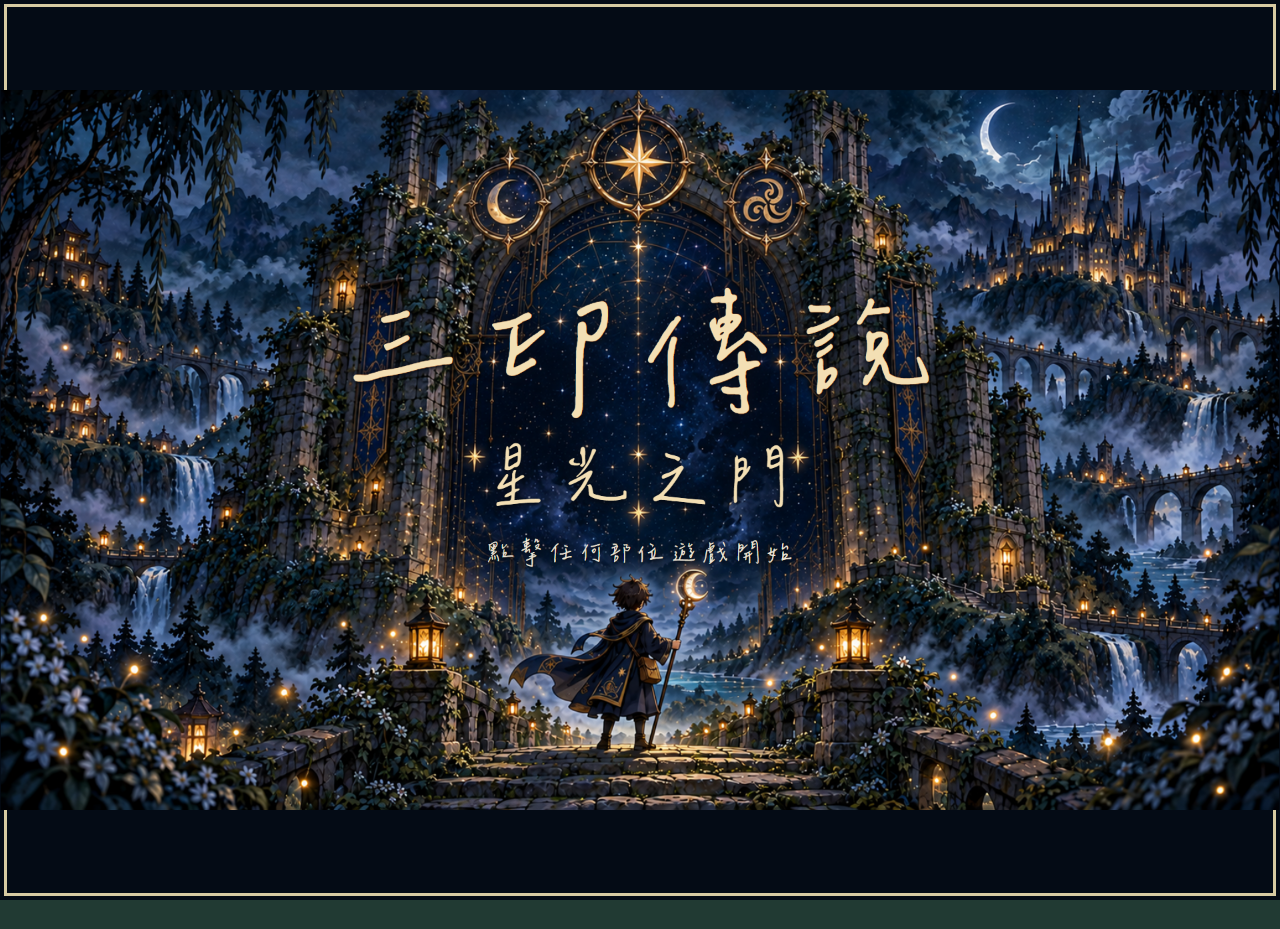
<file: index.html>
<!doctype html>
<html lang="zh-Hant">
<head>
 <meta charset="utf-8">
 <meta name="viewport" content="width=device-width,initial-scale=1">
 <meta name="theme-color" content="#07121c">
 <meta http-equiv="refresh" content="0;url=./大冒險地圖/index.html">
 <title>三印傳說：星光之門</title>
 <style>body{margin:0;min-height:100svh;display:grid;place-items:center;background:#07121c;color:#efe6d5;font-family:"Microsoft JhengHei",sans-serif}a{color:#f3dfb4;font-size:20px;padding:24px;line-height:1.8;text-align:center}</style>
</head>
<body>
 <a href="./大冒險地圖/index.html">三印傳說：星光之門<br>進入大冒險地圖</a>
 <script>location.replace(new URL('./大冒險地圖/index.html',location.href).href);</script>
</body>
</html>
</file>
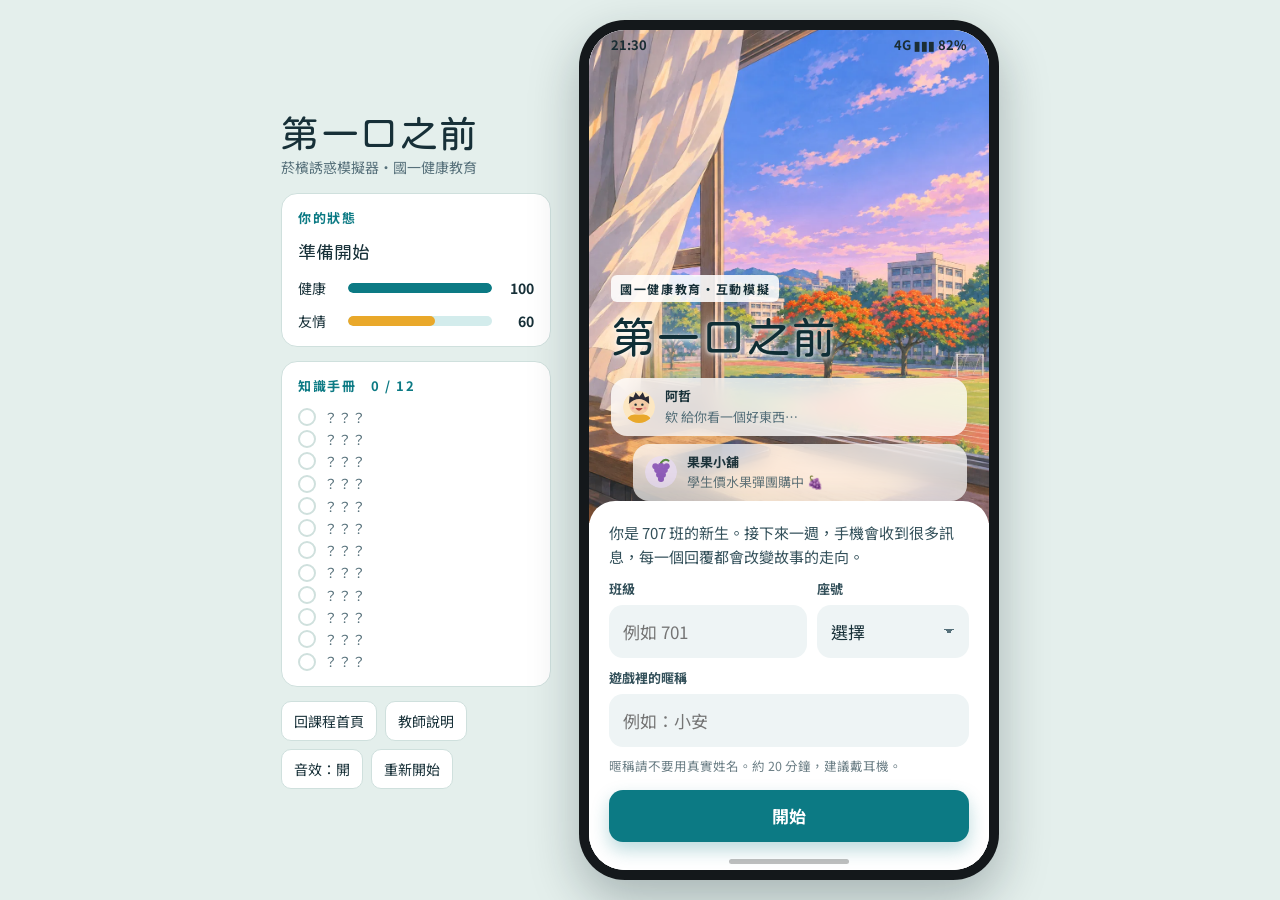
<file: first-puff/index.html>
<!doctype html>
<html lang="zh-Hant"><head><meta charset="utf-8"><meta name="viewport" content="width=device-width, initial-scale=1"><title>第一口之前｜菸檳教育遊戲</title><meta http-equiv="refresh" content="0;url=game.html"></head><body><a href="game.html">進入《第一口之前》菸檳教育遊戲</a><script>location.replace(new URL('game.html',location.href).href)</script></body></html>
</file>
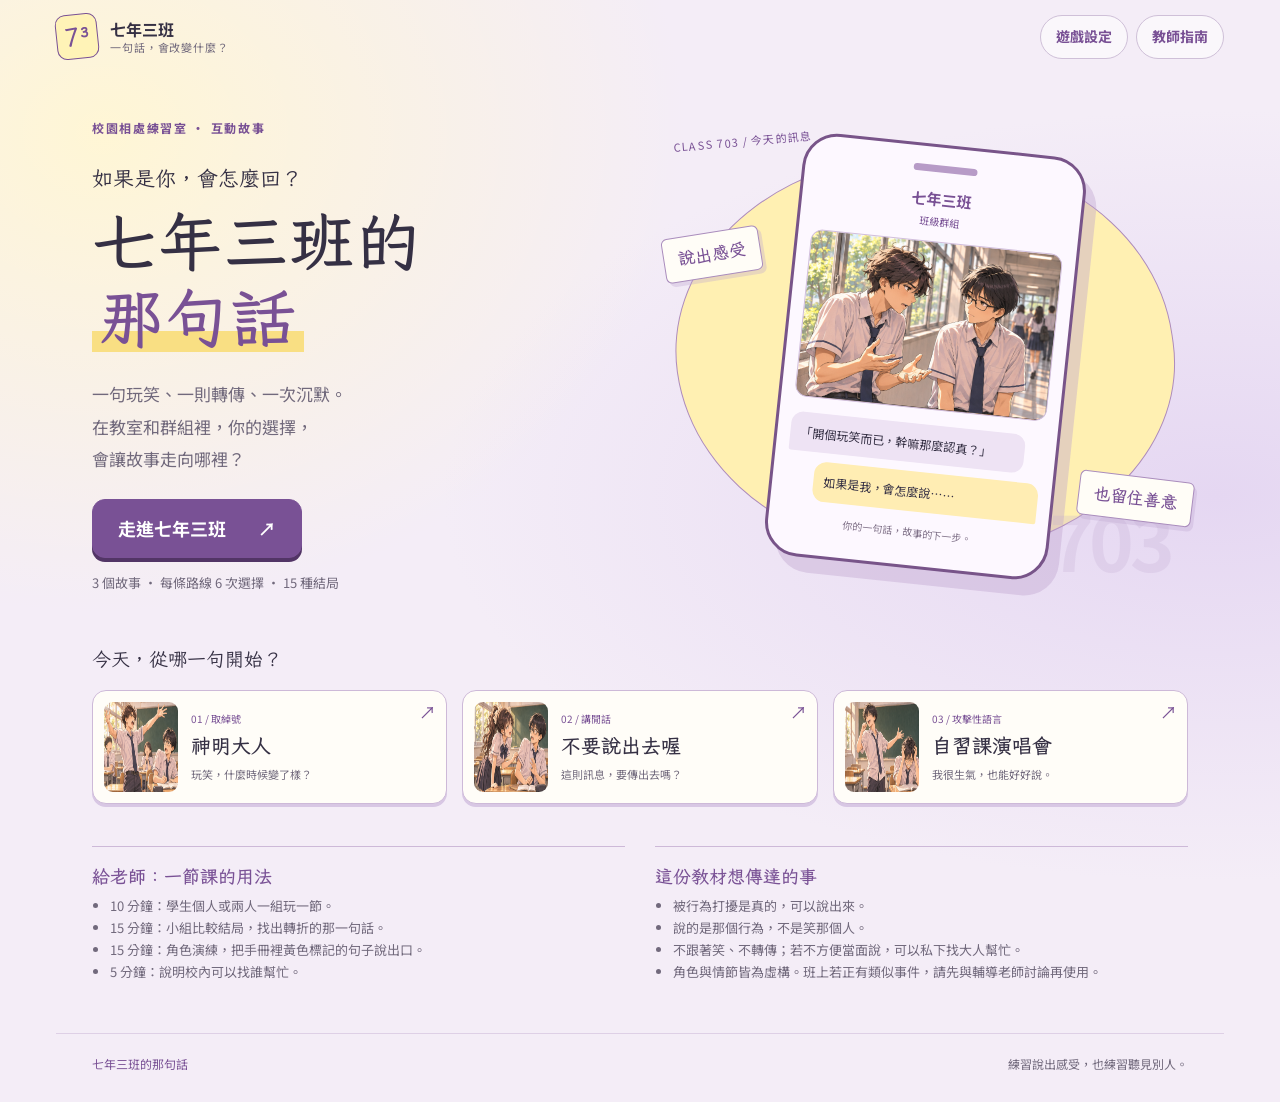
<file: 七年三班的那句話/index.html>
<!DOCTYPE html>
<html lang="zh-Hant" data-theme="light">
<head>
<meta charset="utf-8">
<meta name="viewport" content="width=device-width, initial-scale=1">
<title>七年三班的那句話</title>
<link rel="preconnect" href="https://fonts.googleapis.com">
<link rel="preconnect" href="https://fonts.gstatic.com" crossorigin>
<link href="https://fonts.googleapis.com/css2?family=LXGW+WenKai+TC:wght@400;700&family=Noto+Sans+TC:wght@400;500;700&display=swap" rel="stylesheet">
<style>
/* 版面想法：故事模式是一張大插圖加下方對話框，點一下前進；手機模式是一支置中的手機。上方固定兩條量表。黑板綠＋螢光筆黃。 */
:root{
  --bg:#e9efeb; --paper:#fbfcfa; --ink:#1d2a28; --muted:#5a6966; --line:#cfd9d4;
  --accent:#0f6b5c; --accent-ink:#ffffff; --me:#ffe27a; --me-ink:#2b2400;
  --warn:#c2412c; --good:#2a7a4a; --mid:#a06a00; --stage:#16211f;
  --display:"LXGW WenKai TC","Noto Sans TC","PingFang TC","Microsoft JhengHei",serif;
  --body:"Noto Sans TC","PingFang TC","Microsoft JhengHei",system-ui,sans-serif;
  color-scheme:light;
}
@media (prefers-color-scheme:dark){
  :root:not([data-theme="light"]){
    --bg:#121d1b; --paper:#1b2a27; --ink:#e7efe9; --muted:#9cada8; --line:#2f433e;
    --accent:#6fd0b8; --accent-ink:#06211c; --me:#6b5a12; --me-ink:#fff6cf;
    --warn:#ff8a73; --good:#7fd69c; --mid:#f0c060; --stage:#0b1312; color-scheme:dark;
  }
}
:root[data-theme="dark"]{
  --bg:#121d1b; --paper:#1b2a27; --ink:#e7efe9; --muted:#9cada8; --line:#2f433e;
  --accent:#6fd0b8; --accent-ink:#06211c; --me:#6b5a12; --me-ink:#fff6cf;
  --warn:#ff8a73; --good:#7fd69c; --mid:#f0c060; --stage:#0b1312; color-scheme:dark;
}
*{box-sizing:border-box}
html,body{height:100%}
body{margin:0;background:var(--bg);color:var(--ink);font-family:var(--body);font-size:16px;line-height:1.7}
h1,h2,h3{font-family:var(--display);text-wrap:balance;line-height:1.3;margin:0}
button,input{font:inherit;color:inherit}
button{cursor:pointer}
button:focus-visible,input:focus-visible{outline:3px solid var(--accent);outline-offset:2px}
img{max-width:100%}
[hidden]{display:none!important}
.wrap{max-width:900px;margin:0 auto;padding:28px 16px 48px}
.eyebrow{font-size:13px;letter-spacing:.12em;color:var(--accent);font-weight:700}
.btn{border:0;border-radius:10px;background:var(--accent);color:var(--accent-ink);font-weight:700;padding:10px 18px}
.btn.big{font-size:18px;padding:12px 28px}
.btn.ghost{background:transparent;color:var(--accent);border:1.5px solid var(--accent)}
.row{display:flex;gap:8px;flex-wrap:wrap;align-items:center}
.tag{display:inline-block;font-size:13px;font-weight:700;border-radius:999px;padding:2px 10px;background:var(--me);color:var(--me-ink)}

/* 開始畫面 */
.title h1{font-size:clamp(32px,7vw,52px);margin:4px 0 10px}
.lede{max-width:34em;color:var(--muted);margin:0 0 20px}
.strip{display:grid;grid-template-columns:repeat(3,1fr);gap:8px;margin:24px 0}
.strip img{width:100%;aspect-ratio:16/10;object-fit:cover;border-radius:10px;display:block}
.notes{margin-top:28px;display:grid;grid-template-columns:repeat(auto-fit,minmax(280px,1fr));gap:16px}
.notes section{border-top:3px solid var(--accent);padding-top:12px}
.notes h3{font-size:19px;margin-bottom:6px}
.notes ul{margin:0;padding-left:1.2em;font-size:15px}

/* 個人資料 */
.profile{max-width:420px;margin:0 auto;padding:40px 16px}
.idcard{background:var(--paper);border:1px solid var(--line);border-radius:16px;padding:22px;display:flex;flex-direction:column;gap:14px}
.idcard h2{font-size:26px}
.idcard label{font-size:14px;color:var(--muted);display:block;margin-bottom:4px}
.idcard input[type=text]{width:100%;border:1.5px solid var(--line);border-radius:10px;padding:9px 12px;background:var(--bg)}
.swatches{display:flex;gap:10px}
.sw{width:38px;height:38px;border-radius:50%;border:3px solid transparent}
.sw[aria-pressed="true"]{border-color:var(--ink)}

/* 選同學 */
.select{max-width:560px;margin:0 auto;padding:28px 16px 40px;display:flex;flex-direction:column;gap:14px}
.select h2{font-size:26px}
.pick{background:var(--paper);border:1px solid var(--line);border-radius:18px;overflow:hidden}
.pick img{width:100%;aspect-ratio:16/9;object-fit:cover;display:block}
.pickbody{padding:16px 18px 18px;display:flex;flex-direction:column;gap:8px}
.pickbody .period{font-family:var(--display);font-size:14px;color:var(--muted)}
.pickbody h3{font-size:26px}
.pickbody dl{margin:0;display:grid;grid-template-columns:auto 1fr;gap:4px 10px;font-size:15px}
.pickbody dt{color:var(--muted);white-space:nowrap}
.pickbody dd{margin:0}
.nav{display:flex;align-items:center;justify-content:space-between;gap:10px}
.round{width:46px;height:46px;border-radius:50%;border:1.5px solid var(--line);background:var(--paper);font-size:20px}
.dots{display:flex;gap:6px}
.dots i{width:9px;height:9px;border-radius:50%;background:var(--line)}
.dots i.on{background:var(--accent)}
.done{font-size:14px;font-weight:700}
.good{color:var(--good)} .mid{color:var(--mid)} .bad{color:var(--warn)}

/* 遊玩畫面 */
.play{height:100%;display:flex;flex-direction:column;max-width:960px;margin:0 auto}
.hud{padding:8px 14px;display:flex;align-items:center;gap:12px;border-bottom:1px solid var(--line);background:var(--paper)}
.back{border:0;background:transparent;color:var(--accent);font-weight:700;padding:4px}
.hudtitle{font-family:var(--display);font-weight:700;white-space:nowrap}
.meters{flex:1;display:grid;grid-template-columns:1fr 1fr;gap:12px;min-width:0}
.meter{font-size:12px;color:var(--muted);white-space:nowrap;overflow:hidden}
.meter b{color:var(--ink);font-variant-numeric:tabular-nums}
.bar{height:7px;border-radius:99px;background:var(--line);overflow:hidden;margin-top:2px}
.bar i{display:block;height:100%;background:var(--good);transition:width .4s}
.bar i.mid{background:var(--mid)} .bar i.bad{background:var(--warn)}
.alert{flex:none;width:28px;height:28px;border-radius:50%;border:2px solid var(--line);color:var(--line);display:grid;place-items:center;font-weight:700}
.alert.on{border-color:var(--warn);color:var(--warn)}
@media (max-width:520px){.hudtitle{display:none}}

/* 故事模式 */
.scene{flex:1;min-height:0;display:flex;flex-direction:column;background:var(--stage)}
.sceneimg{flex:1;min-height:120px;display:grid;place-items:center;overflow:hidden}
.sceneimg img{width:100%;height:100%;object-fit:contain;display:block}
.board{font-family:var(--display);color:#dfeee8;font-size:clamp(22px,4vw,34px);padding:24px;text-align:center}
.dlg{background:var(--paper);border-top:3px solid var(--accent);padding:14px 18px 16px;display:flex;flex-direction:column;gap:10px}
.speaker{font-family:var(--display);font-weight:700;color:var(--accent);min-height:1.2em}
.speaker.me{color:var(--mid)}
.line{font-size:18px;min-height:3.4em}
.line.narr{font-family:var(--display);color:var(--muted)}
.ctl{display:flex;flex-direction:column;gap:8px}
.next{align-self:flex-end}

/* 手機模式 */
.phonewrap{flex:1;min-height:0;display:flex;justify-content:center;background:var(--stage);padding:12px}
.phone{width:100%;max-width:440px;display:flex;flex-direction:column;background:var(--paper);border-radius:26px;border:6px solid #2b3a37;overflow:hidden}
.appbar{padding:10px 16px;border-bottom:1px solid var(--line);text-align:center}
.appbar b{display:block;font-size:16px}
.appbar span{font-size:12px;color:var(--muted)}
.chat{flex:1;overflow-y:auto;padding:14px;display:flex;flex-direction:column;gap:10px}
.sys{align-self:center;max-width:92%;font-size:13.5px;color:var(--muted);text-align:center}
.msg{display:flex;gap:8px;max-width:86%}
.msg.me{align-self:flex-end;flex-direction:row-reverse}
.av{flex:none;width:34px;height:34px;border-radius:50%;display:grid;place-items:center;font-weight:700;font-size:14px;color:#fff}
.who{font-size:12px;color:var(--muted)}
.bub{background:var(--bg);border-radius:4px 14px 14px 14px;padding:7px 12px;overflow-wrap:anywhere}
.msg.me .bub{background:var(--me);color:var(--me-ink);border-radius:14px 4px 14px 14px}
.stk{width:150px;border-radius:10px;display:block;background:#fff}
.dock{border-top:1px solid var(--line);padding:12px 14px;display:flex;flex-direction:column;gap:8px}

/* 選項 */
.prompt{font-size:13.5px;color:var(--muted);display:flex;justify-content:space-between;gap:8px}
.prompt b{color:var(--warn)}
.timer{height:5px;background:var(--line);border-radius:99px;overflow:hidden}
.timer i{display:block;height:100%;width:100%;background:var(--warn)}
.opt{text-align:left;background:var(--paper);border:1.5px solid var(--line);border-radius:10px;padding:9px 12px}
.opt:hover{border-color:var(--accent)}

/* 手冊 */
.book{max-width:640px;margin:0 auto;padding:24px 16px 48px;display:flex;flex-direction:column;gap:14px}
.book h2{font-size:28px}
.panel{border:1px solid var(--line);border-radius:12px;padding:14px 16px;background:var(--paper)}
.panel h3{font-size:19px;margin-bottom:6px}
.panel ul{margin:4px 0 0;padding-left:1.2em}
.panel li{margin-bottom:6px}
.verdict{font-family:var(--display);font-size:26px;font-weight:700}
.d{font-weight:700}
.d.up{color:var(--good)} .d.down{color:var(--warn)} .d.flat{color:var(--muted)}
.say{background:var(--me);color:var(--me-ink);border-radius:8px;padding:2px 8px;display:inline-block;margin:3px 0}
@media (prefers-reduced-motion:reduce){.bar i{transition:none}}
</style>
<meta name="theme-color" content="#efe6f5">
<meta name="description" content="在教室與班級群組中，練習不跟風、說出界線、找人幫忙。三個校園故事，試試你的一句話會帶來什麼改變。">
<link rel="stylesheet" href="game.css">
<link rel="stylesheet" href="tablet.css">
</head>
<body>
<header class="sitebar"><a class="brand" href="./index.html" aria-label="七年三班首頁"><span class="brand-mark">7³</span><span>七年三班<span class="brand-sub">一句話，會改變什麼？</span></span></a><nav aria-label="遊戲工具"><button type="button" class="tool" id="btnSettings">遊戲設定</button><button type="button" class="tool" id="btnGuide">教師指南</button></nav></header>
<dialog id="guideDialog" class="modal"><div class="modal-head"><h2>陪學生練習，把話說清楚</h2><button type="button" class="tool" data-close="guideDialog">關閉</button></div><p>三個故事，分別練習：不取綽號、不傳閒話、用具體的話表達困擾。</p><ol><li>先選一個故事，個人或兩人一組體驗；每條路線做 6 次選擇。</li><li>閱讀結局手冊，回看路線。可從某次選擇改選，觀察後續事件如何改變。</li><li>兩人練習說出手冊中的句子，再討論可以找誰幫忙。</li></ol><p class="soft-note">量表呈現故事中的變化，並非真實人物的心理評估。沉默有時是在保護自己；學生不必獨自制止衝突，可以先離開並向可信任的大人求助。</p><p>角色與情節皆為虛構。班上若正有類似事件，請先與輔導老師討論使用方式。</p><details><summary>角色外觀設定與平板使用方式</summary><img class="character-sheet" src="img/branches/characters-v2.png" alt="固定角色外觀，從左到右為阿哲、小晴、小宇、玩家同學與老師"><p class="character-key">由左到右：阿哲（深棕蓬鬆髮）、小晴（高馬尾與米白蝴蝶結）、小宇（較短深色亂髮、較鬆的領帶）、玩家同學（黑色方框眼鏡）、老師（低髮髻、圓框眼鏡、米色外套）。新場景使用同一份設定圖作參考。</p><p>平板橫放：左邊看圖、右邊閱讀與選擇。直放：由上往下閱讀，不必強制轉向。設定中可開大字閱讀；瀏覽器仍可自行縮放。</p></details></dialog>
<dialog id="settingsDialog" class="modal"><div class="modal-head"><h2>照自己的步調玩</h2><button type="button" class="tool" data-close="settingsDialog">完成</button></div><fieldset><legend>思考時間</legend><label class="setting"><input type="radio" name="pace" value="calm" checked>慢慢想<span>每一題都等你選好，不倒數。</span></label><label class="setting"><input type="radio" name="pace" value="timed">限時挑戰<span>部分情境有 10 秒倒數，感受當下的壓力。</span></label></fieldset><label class="setting"><input id="quickChat" type="checkbox">一次顯示整段訊息<span>關閉時，訊息會依序出現。</span></label><label class="setting"><input id="largeText" type="checkbox">大字閱讀<span>加大故事和選項文字，畫面仍可捲動。</span></label><p class="soft-note">思考時間與訊息顯示設定，在下一個情境生效。開啟設定或路線時，倒數會暫停。</p><p class="soft-note" id="storageStatus">結局與設定僅保存在這個瀏覽器，不儲存暱稱。</p><button class="reset-action" id="resetProgress" type="button">清除這個瀏覽器的結局記錄</button><p class="reset-status" id="resetStatus" role="status"></p></dialog>


<!-- 開始畫面 -->
<div id="vTitle" class="wrap title">
  <div class="hero-grid"><section class="hero-copy"><div class="eyebrow">校園相處練習室 · 互動故事</div><p class="hero-kicker">如果是你，會怎麼回？</p><h1>七年三班的<br><span>那句話</span></h1><p class="lede">一句玩笑、一則轉傳、一次沉默。<br>在教室和群組裡，你的選擇，<br>會讓故事走向哪裡？</p><button class="btn big" id="btnStart" type="button">走進七年三班 <span aria-hidden="true">↗</span></button><p class="start-note">3 個故事 · 每條路線 6 次選擇 · 15 種結局</p><button class="text-link" id="btnContinue" type="button" hidden>查看已完成的故事 →</button></section><div class="hero-art" aria-label="三位同學的校園故事插圖"><div class="art-caption">CLASS 703 / 今天的訊息</div><div class="hero-phone"><div class="phone-notch" aria-hidden="true"></div><div class="mini-app">七年三班 <span>班級群組</span></div><div id="heroIllustration" class="hero-illustration" data-paint="nick-private" data-who="阿哲"></div><div class="preview-message">「開個玩笑而已，幹嘛那麼認真？」</div><div class="preview-message reply">如果是我，會怎麼說……</div><div class="typing-label">你的一句話，故事的下一步。</div></div><div class="art-stamp stamp-one">說出感受</div><div class="art-stamp stamp-two">也留住善意</div><div class="art-number" aria-hidden="true">703</div></div></div>
  <div class="chapter-preview"><span>今天，從哪一句開始？</span><div class="preview-grid"><button type="button" class="preview-card" data-chapter="0"><div class="preview-thumb" data-paint="ch1-open" data-who="阿哲"></div><span><small>01 / 取綽號</small><b>神明大人</b><em>玩笑，什麼時候變了樣？</em></span><i aria-hidden="true">↗</i></button><button type="button" class="preview-card" data-chapter="1"><div class="preview-thumb" data-paint="ch2-open" data-who="小晴"></div><span><small>02 / 講閒話</small><b>不要說出去喔</b><em>這則訊息，要傳出去嗎？</em></span><i aria-hidden="true">↗</i></button><button type="button" class="preview-card" data-chapter="2"><div class="preview-thumb" data-paint="ch3-open" data-who="小宇"></div><span><small>03 / 攻擊性語言</small><b>自習課演唱會</b><em>我很生氣，也能好好說。</em></span><i aria-hidden="true">↗</i></button></div></div>
  <div class="notes">
    <section>
      <h3>給老師：一節課的用法</h3>
      <ul>
        <li>10 分鐘：學生個人或兩人一組玩一節。</li>
        <li>15 分鐘：小組比較結局，找出轉折的那一句話。</li>
        <li>15 分鐘：角色演練，把手冊裡黃色標記的句子說出口。</li>
        <li>5 分鐘：說明校內可以找誰幫忙。</li>
      </ul>
    </section>
    <section>
      <h3>這份教材想傳達的事</h3>
      <ul>
        <li>被行為打擾是真的，可以說出來。</li>
        <li>說的是那個行為，不是笑那個人。</li>
        <li>不跟著笑、不轉傳；若不方便當面說，可以私下找大人幫忙。</li>
        <li>角色與情節皆為虛構。班上若正有類似事件，請先與輔導老師討論再使用。</li>
      </ul>
    </section>
  </div>
</div>

<!-- 個人資料 -->
<div id="vProfile" class="profile" hidden>
  <form class="idcard" id="profileForm">
    <div class="eyebrow">七年三班 ・ 學生資料</div>
    <h2>你想怎麼稱呼自己？</h2><p class="profile-note">用暱稱就好。接下來，你也是七年三班的一員。</p>
    <div>
      <label for="nick">你的暱稱（不用真實姓名）</label>
      <input type="text" id="nick" maxlength="8" placeholder="同學" autocomplete="off">
    </div>
    <div>
      <label>選一個代表你的顏色</label>
      <div class="swatches" id="swatches"></div>
    </div>
    <button class="btn" type="submit">下一步</button>
  </form>
</div>

<!-- 選同學 -->
<div id="vSelect" class="select" hidden>
  <div>
    <div class="eyebrow">左右切換，選一位同學的故事</div>
    <h2 id="selHello"></h2>
  </div>
  <div class="pick">
    <div id="selArt" class="selection-art" role="img" aria-label="故事插圖"></div>
    <div class="pickbody">
      <div class="period" id="selPeriod"></div>
      <h3 id="selTitle"></h3>
      <div><span class="tag" id="selTag"></span></div>
      <dl>
        <dt>同學</dt><dd id="selWho"></dd>
        <dt>你的角色</dt><dd id="selRole"></dd>
      </dl>
      <div class="done" id="selDone"></div>
    </div>
  </div>
  <div class="nav">
    <button class="round" id="selPrev" type="button" aria-label="上一位">←</button>
    <div class="dots" id="selDots"></div>
    <button class="round" id="selNext" type="button" aria-label="下一位">→</button>
  </div>
  <button class="btn big" id="selGo" type="button">進入這一節</button>
</div>

<!-- 平板優先的分支故事畫面 -->
<main id="vPlay" class="play branch-play" hidden>
  <div class="hud">
    <button class="back" id="btnBack" type="button" aria-label="回到選擇畫面">←</button>
    <div class="hudtitle" id="hudTitle"></div>
    <div class="meters"><div class="meter"><span id="moodLabel"></span> <b id="moodNum"></b><div class="bar"><i id="moodBar"></i></div></div><div class="meter">班級氣氛 <b id="clsNum"></b><div class="bar"><i id="clsBar"></i></div></div></div>
    <span class="choice-count" id="choiceCount"></span><button class="tool hud-route" id="btnRoute" type="button">我的路線</button>
  </div>
  <div class="tablet-stage">
    <figure class="visual-pane"><div id="visualArt" class="visual-art" role="img" aria-label="校園故事插圖"></div><figcaption id="stageCaption"></figcaption><p id="branchTrail" class="branch-trail"></p><p class="meter-note" id="meterNote"></p></figure>
    <section class="reading-pane" aria-label="故事與選擇">
      <div id="readingScroll" class="reading-scroll"><div class="channel-label" id="channelLabel"></div><h2 class="event-title" id="eventTitle" tabindex="-1"></h2><div id="sceneText" aria-live="polite" aria-relevant="additions text"></div></div>
      <div class="decision-area"><p class="choice-prompt" id="choicePrompt"></p><div class="countdown" id="countdown" hidden><div class="countdown-head"><span>可以先停一下，來不及回應也不代表同意。</span><b id="countdownLabel"></b></div><div class="countdown-bar"><i id="countdownFill"></i></div></div><div class="aftermath" id="aftermath" aria-live="polite" hidden><p class="after-label">這句話之後……</p><p class="after-reply" id="afterReply"></p><p class="after-note" id="afterNote"></p></div><div id="choices" class="choices" aria-label="選擇你的做法"></div></div>
    </section>
  </div>
</main>

<!-- 手冊 -->
<div id="vBook" class="book" hidden></div>

<script src="story-data.js"></script>
<script src="story-engine.js"></script>
<dialog id="routeDialog" class="modal route-modal"><div class="modal-head"><h2>我的故事路線</h2><button type="button" class="tool" data-close="routeDialog">關閉路線</button></div><div id="routeContent"></div></dialog>
<footer class="sitefoot">七年三班的那句話 <span>練習說出感受，也練習聽見別人。</span></footer>

</body>
</html>
</file>
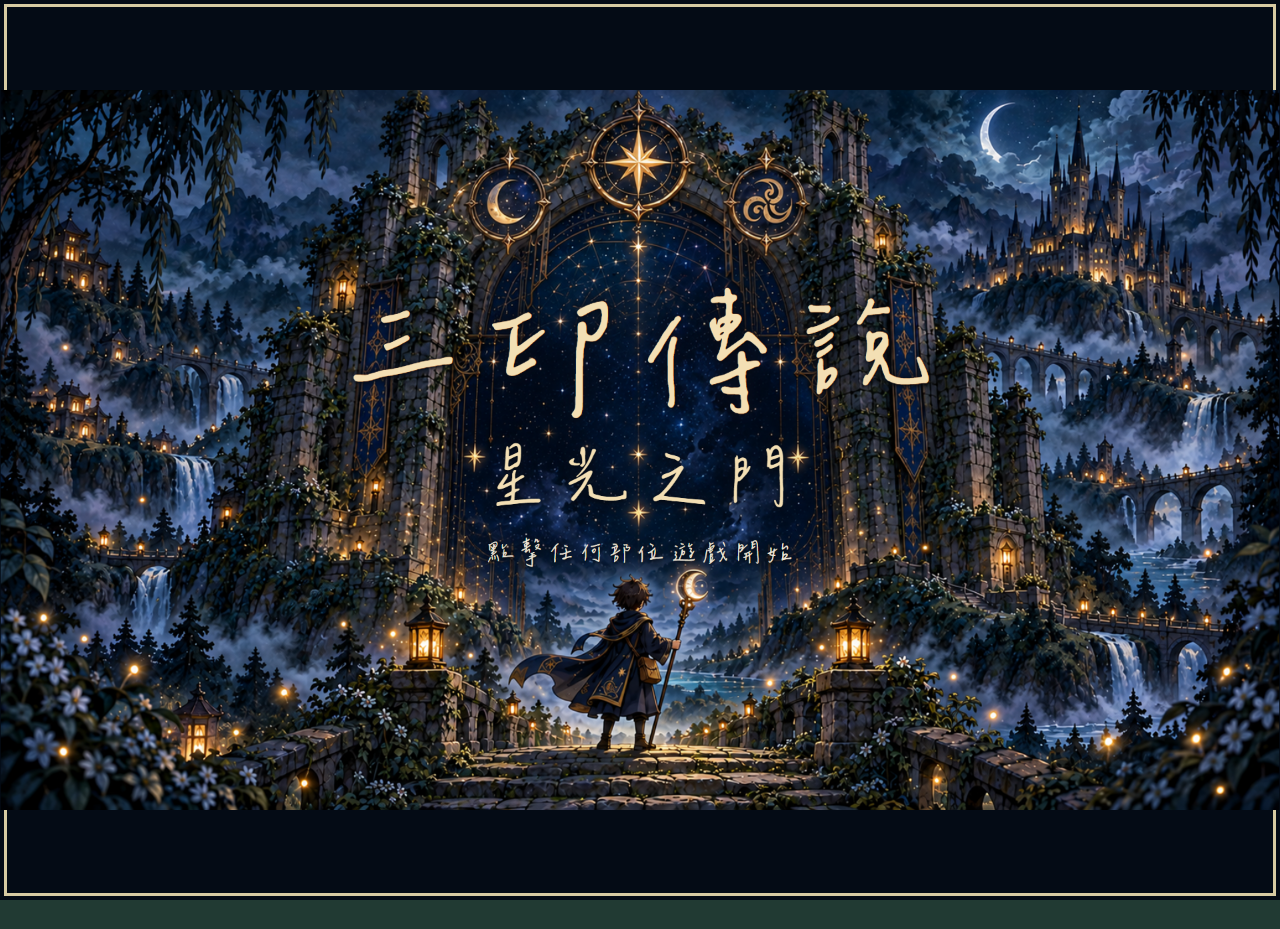
<file: 大冒險地圖/index.html>
<!doctype html>
<html lang="zh-Hant">
<head>
<meta charset="utf-8">
<meta name="viewport" content="width=device-width,initial-scale=1">
<meta name="theme-color" content="#233d36">
<title>三印傳說：星光之門｜大冒險地圖</title>
<script>
// Decide before the first paint so a returning adventurer never sees a cover flash.
try{if(sessionStorage.getItem('adventure_cover_seen')!=='1')document.documentElement.classList.add('cover-active')}
catch{document.documentElement.classList.add('cover-active')}
</script>
<style>
:root{color-scheme:light;--ink:#283e35;--paper:#fcf6e8;--gold:#bd954e;--green:#276346}*{box-sizing:border-box}body{margin:0;min-height:100svh;background:#213a33;color:var(--paper);font-family:"Microsoft JhengHei","PingFang TC",sans-serif}button{font:inherit;cursor:pointer}button:focus-visible,[role=button]:focus-visible{outline:3px solid #ffe3a1;outline-offset:5px}button:disabled{cursor:default}header{max-width:1600px;margin:auto;padding:24px 32px 17px;display:flex;align-items:center;justify-content:space-between;gap:20px}.eyebrow{margin:0 0 5px;color:#d7c191;font-size:11px;letter-spacing:.24em}h1{font-family:"DFKai-SB","BiauKai",serif;font-size:34px;letter-spacing:.15em;font-weight:500;margin:0 0 9px}header p:last-child{margin:0;font-size:16px;line-height:1.7;color:#e1e7d9}.info{display:flex;align-items:center;gap:18px;flex-shrink:0}.count{font-size:16px;white-space:nowrap}.count b{font-size:27px;color:#f4d594;font-weight:500}.reset,.outline{border:1px solid #c2b08791;color:#f9f0db;background:#ffffff08;border-radius:8px;padding:12px 16px;min-height:46px}.reset:hover,.outline:hover{background:#ffffff18}main{padding:0 24px 15px}.map-frame{position:relative;width:min(100%,calc((100svh - 210px) * 16 / 9),1550px);margin:0 auto;border:1px solid #c5a76870;border-radius:14px;box-shadow:0 12px 45px #071f2466;overflow:visible}.map-frame>img{display:block;width:100%;height:auto;max-width:100%;max-height:calc(100svh - 210px);object-fit:contain;border-radius:13px}.hotspot{position:absolute;cursor:pointer;border-radius:20px;touch-action:manipulation;transition:box-shadow .2s,background .2s}.hotspot:hover,.hotspot:focus-visible{background:#ffecb522;box-shadow:0 0 26px 5px #f9dd8e75;outline:2px solid #ffe9a2}.hotspot.done{box-shadow:0 0 0 2px #a5d39990,0 0 25px #90b47455}.hotspot[data-key=cert_dynasty]{left:10%;top:29.8%;width:20%;height:9.1%}.hotspot[data-key=cert_idiom]{left:72.3%;top:28.8%;width:18.8%;height:8.9%}.hotspot[data-key=cert_warrior]{left:71.4%;top:82.1%;width:19%;height:9.3%}#gateButton{left:36.8%;top:62.6%;width:24%;height:9.9%}.check{position:absolute;right:-12px;top:-17px;background:#267349;color:#fffce6;border:2px solid #e4f0d4;box-shadow:0 3px 10px #163e39;border-radius:50%;width:36px;height:36px;display:grid;place-items:center;font-size:24px;font-weight:900;pointer-events:none}.check[hidden]{display:none}.map-note{text-align:center;color:#e1decb;font-size:14px;line-height:1.8;margin:16px 0 0}.storage-note{color:#ffdfad;max-width:1000px;margin:8px auto;text-align:center;font-size:14px}.storage-note:empty{display:none}.legend{color:#b6c8bb;margin-left:14px;font-size:12px}.sr-only{position:absolute;width:1px;height:1px;padding:0;margin:-1px;overflow:hidden;clip:rect(0,0,0,0);white-space:nowrap;border:0}dialog{color:var(--ink);background:var(--paper);border:1px solid #b69c65;border-radius:22px;padding:28px 32px;max-width:760px;width:calc(100% - 28px);max-height:calc(100svh - 24px);overflow:auto;box-shadow:0 22px 100px #001b2480}dialog::backdrop{background:#071e28b8;backdrop-filter:blur(6px)}.dialog-top{display:flex;align-items:start;justify-content:space-between;gap:10px}.kicker{font-size:11px;letter-spacing:.2em;color:#80704d;margin:0 0 7px}h2{font-family:"DFKai-SB",serif;font-weight:500;font-size:30px;margin:0 0 12px}.close{border:1px solid #cabd9f;background:transparent;color:#514f3d;border-radius:50%;width:44px;height:44px;flex-shrink:0;font-size:27px}.instructions{line-height:1.8;margin:3px 0 17px;font-size:16px}.slots{display:grid;grid-template-columns:repeat(3,minmax(0,1fr));gap:14px;padding:22px 15px;background:#e6e2d2;border:1px solid #bfb79b;border-radius:16px;box-shadow:inset 0 3px 12px #453f2012}.slot{min-height:170px;border:2px dashed #a59e83;border-radius:12px;position:relative;text-align:center;display:flex;flex-direction:column;align-items:center;justify-content:flex-start;padding:10px 5px;background:#f4eedf;color:var(--ink);transition:background .15s}.slot-label{font-size:18px;letter-spacing:.15em;margin:0 0 6px}.slot-hint{font-size:12px;line-height:1.6;color:#6e705d}.slot.over{background:#f6e2a7;border-color:#8e6824}.slot.correct{background:#e3efdd;border:2px solid #3f7756}.slot.correct::after{content:'✓ 已嵌入';color:#23613f;font-size:12px;font-weight:bold;margin-top:4px}.slot.wrong{background:#ffe0d8;border-color:#bd4138;animation:shake .4s}.bag-heading{font-size:18px;margin:22px 0 8px;display:flex;justify-content:space-between;align-items:center}.bag-heading small{font-size:12px;color:#73765d;font-weight:400}.bag{min-height:142px;display:flex;align-items:center;justify-content:center;gap:16px;flex-wrap:wrap;border:1px solid #d5c8a7;border-radius:14px;background:#fffaf0;padding:14px}.empty{color:#6f735f;font-size:15px;text-align:center;line-height:1.8;margin:8px}.badge{border:1px solid #c3ad77;background:#fff8e7;color:#3f4a39;padding:9px 8px 7px;min-width:122px;border-radius:14px;display:flex;flex-direction:column;align-items:center;gap:5px;font-weight:700;font-size:14px;box-shadow:0 3px 0 #c5b18255;touch-action:none;user-select:none;-webkit-user-select:none;cursor:grab}.badge .art{width:62px;height:62px;border-radius:50%;border:3px double #d4b879;background-image:url('map-bg.png');background-size:580% auto;pointer-events:none}.badge[data-key=cert_dynasty] .art{background-position:13% 15%}.badge[data-key=cert_idiom] .art{background-position:89% 10%}.badge[data-key=cert_warrior] .art{background-position:92% 66%}.badge.selected{outline:3px solid #456b99;outline-offset:3px}.badge.drag-source{opacity:.35}.badge.drag-ghost{position:fixed;z-index:100;pointer-events:none;margin:0;transform:rotate(-6deg);box-shadow:0 12px 25px #182d3955}.slot .badge{padding:3px 6px;background:transparent;border:0;min-width:0;box-shadow:none;cursor:default;gap:3px;font-size:13px}.slot .badge .art{width:52px;height:52px}.feedback{min-height:48px;font-size:15px;line-height:1.7;margin:15px 0 0}.feedback.error{color:#a53329}.feedback.success{color:#246442}.dialog-footer{display:flex;justify-content:flex-end}.secondary,.primary{border:1px solid #bdb18f;border-radius:9px;min-height:46px;padding:11px 20px;background:transparent;color:#344c3e}.primary{background:#315a43;color:#fff6dd;border-color:#315a43}.completion{max-width:660px;margin:40px auto;text-align:center;padding:40px 26px;background:#fcf6e8;color:#2c483a;border:1px solid #d1b47c;border-radius:22px;box-shadow:0 10px 80px #091e2570}.completion[hidden]{display:none}.completion-art{width:145px;height:145px;border:4px double #c7a563;border-radius:50%;margin:0 auto 20px;background:url('map-bg.png') 50% 50% / 350% auto}.completion h2{font-size:36px}.completion p{line-height:1.8}.duration{font-size:34px;letter-spacing:.05em;margin:12px 0 26px}.total-label{font-size:14px;color:#67735c;margin:20px 0 0}.success-seals{color:#38634a;font-size:15px;line-height:2}.completion button{font-size:18px}.page-footer{text-align:center;font-size:11px;letter-spacing:.13em;color:#a9b8a5;padding:5px 10px 18px}@keyframes shake{25%{transform:translateX(-5px)}75%{transform:translateX(5px)}}@media(max-width:700px){header{padding:19px 16px 14px;align-items:flex-start;gap:10px;flex-wrap:wrap}h1{font-size:28px}header p:last-child{font-size:14px}.info{margin-left:auto;gap:14px}.count{font-size:14px}.count b{font-size:23px}.reset{font-size:13px;padding:9px 11px}main{padding:0 10px 12px}.map-frame{width:100%}.map-frame>img{max-height:none}.map-note{font-size:13px;margin-top:14px}.legend{display:block;margin:5px 0}.check{width:26px;height:26px;font-size:18px;right:-6px;top:-15px}.hotspot{border-radius:8px}dialog{padding:20px 16px}.slots{gap:7px;padding:14px 8px}.slot{min-height:158px;padding:10px 2px}.slot-label{font-size:17px}.slot-hint{font-size:11px}.bag{gap:10px;padding:12px 6px}.badge{min-width:91px;font-size:12px;padding:8px 6px}.badge .art{width:53px;height:53px}.slot .badge{font-size:11px}.completion{margin:20px 0}.completion h2{font-size:29px}.duration{font-size:29px}}@media(prefers-reduced-motion:reduce){*,*::before,*::after{animation:none!important;transition:none!important}}
</style>
<style>
/* Keep the painted nameplates easy to tap even on a narrow phone. */
.hotspot{min-height:44px}
@media(max-width:700px){.hotspot{margin-top:-12px}}
.cover-active{overflow:hidden;background:#040b15}
@font-face{font-family:"Adventure ChenYu 2";src:url('ChenYuluoyan-2.0-Thin.ttf') format('truetype');font-style:normal;font-weight:100;font-display:block}
.intro-cover{display:none;position:fixed;inset:0;z-index:1000;width:100%;height:100%;height:100dvh;margin:0;padding:0;border:0;border-radius:0;background:#040b15;cursor:pointer;touch-action:manipulation;opacity:1;transition:opacity .65s ease;isolation:isolate}
.cover-active .intro-cover{display:flex;align-items:center;justify-content:center}
.cover-stage{display:block;position:relative;width:min(100vw,calc(100dvh * 16 / 9));aspect-ratio:16/9;container-type:inline-size;pointer-events:none;overflow:hidden}
.intro-cover img{display:block;width:100%;height:100%;object-fit:contain;pointer-events:none;user-select:none;-webkit-user-select:none}
/* Editable typesetting source used by tests/export-cover.cjs to export cover.png.
   The game displays that finished PNG so the exact typeface is also preserved offline. */
.cover-type{position:absolute;inset:26% 4% auto;display:none;flex-direction:column;align-items:center;color:#f3dfb4;font-family:"Adventure ChenYu 2","DFKai-SB",serif;font-weight:100;font-synthesis:none;text-align:center;text-shadow:0 2px 5px #030811,0 0 12px #0a0f1a,0 0 28px #090d17;line-height:1}
.cover-typesetting .cover-type{display:flex}
.cover-title-main{display:block;font-size:11.8cqw;letter-spacing:.06em;padding-left:.06em;white-space:nowrap}
.cover-title-sub{display:block;font-size:6.5cqw;letter-spacing:.17em;padding-left:.17em;margin-top:.8cqw;white-space:nowrap}
.cover-start-text{display:block;font-size:2.3cqw;letter-spacing:.14em;padding-left:.14em;margin-top:1.2cqw;color:#ece4d6;white-space:nowrap;line-height:1.1}
.intro-cover.leaving{opacity:0}
.intro-cover:focus-visible{outline:3px solid #d7cba2;outline-offset:-7px}
.cover-active #adventureShell{visibility:hidden}
.cover-active.cover-revealing #adventureShell{visibility:visible}
.cover-fallback{display:none;position:absolute;inset:0;align-items:center;justify-content:center;flex-direction:column;gap:20px;color:#e8dfcc;font-family:"DFKai-SB",serif;font-size:clamp(24px,5vw,60px);line-height:1.5}
.cover-fallback small{font-family:"Microsoft JhengHei",sans-serif;font-size:clamp(15px,2vw,22px)}
.intro-cover.image-unavailable .cover-fallback{display:flex}
.intro-cover.image-unavailable .cover-type{display:flex}
@media(prefers-reduced-motion:reduce){.intro-cover{transition:none}}
.ending-dialog{width:100vw;max-width:none;height:100dvh;max-height:none;inset:0;margin:0;padding:0;border:0;border-radius:0;background:#07121c;color:#efe6d5;overflow:auto;box-shadow:none}
.ending-dialog[open]{display:flex;flex-direction:column}
.ending-dialog::backdrop{background:#040b15}
.ending-header{width:100%;max-width:1600px;margin:0 auto;padding:16px 26px;display:flex;align-items:center;justify-content:space-between;gap:15px;flex-shrink:0}
.ending-heading{display:flex;align-items:center;flex-wrap:wrap;gap:8px 20px}
.ending-heading h2{font-family:"Microsoft JhengHei",sans-serif;font-size:16px;font-weight:400;letter-spacing:.1em;margin:0;color:#cfc1a0}
.ending-count{color:#b9c8c9;font-size:14px;white-space:nowrap}
.ending-skip{border:1px solid #b8a47d70;border-radius:8px;background:transparent;color:#d4d9d4;padding:9px 14px;min-height:44px;white-space:nowrap;font-size:14px}
.ending-body{min-height:0;flex:1;display:flex;flex-direction:column;width:100%;max-width:1600px;margin:0 auto;padding:0 22px 16px}
.ending-stage{position:relative;min-height:0;flex:1;display:flex;align-items:center;justify-content:center;background:#030a10;border:1px solid #a995673d;border-radius:12px;overflow:hidden}
.ending-picture-button{display:flex;align-items:center;justify-content:center;width:100%;height:100%;min-height:0;border:0;padding:0;background:transparent;color:inherit;touch-action:manipulation}
.ending-picture-button img{display:block;width:100%;height:100%;object-fit:contain;min-height:0;user-select:none;-webkit-user-select:none;pointer-events:none}
.ending-picture-button:focus-visible{outline:2px solid #e2cb94;outline-offset:-5px}
.ending-error{position:absolute;inset:0;display:flex;align-items:center;justify-content:center;flex-direction:column;gap:14px;background:#07121c;color:#e9dfc8;font-size:16px;text-align:center;padding:20px}
.ending-error[hidden]{display:none}
.ending-error button{color:#e9dfc8;background:transparent;border:1px solid #b8a47d;border-radius:8px;min-height:44px;padding:9px 20px}
.ending-caption{flex-shrink:0;text-align:center;background:#0c1b26;border:1px solid #a995673d;border-top:0;border-radius:0 0 12px 12px;padding:14px 22px 18px;margin:0 8px;min-height:112px;display:flex;flex-direction:column;justify-content:center}
.ending-speaker{display:block;font-family:"Microsoft JhengHei",sans-serif;font-size:12px;color:#bba980;letter-spacing:.18em;margin-bottom:7px}
.ending-caption p{font-family:"Adventure ChenYu 2","Microsoft JhengHei",sans-serif;font-weight:100;font-synthesis:none;font-size:clamp(27px,3vw,43px);line-height:1.5;margin:0;color:#fff2d5}
.ending-navigation{display:grid;grid-template-columns:130px 1fr 180px;align-items:center;gap:16px;flex-shrink:0;margin-top:14px}
.ending-navigation button{min-height:48px;border:1px solid #bdab8366;border-radius:8px;padding:10px 16px;color:#efe6d5;background:#ffffff05}
.ending-navigation button:disabled{opacity:.35}
.ending-navigation .ending-next{background:#d3bc85;color:#172c32;border-color:#d3bc85;font-weight:700}
.ending-navigation p{text-align:center;color:#a9b8b9;font-size:12px;line-height:1.6;margin:0}
.completion-actions{display:flex;justify-content:center;gap:12px;flex-wrap:wrap}
html.ending-active{overflow:hidden}
.intro-cover,.ending-dialog button{-webkit-tap-highlight-color:transparent;user-select:none;-webkit-user-select:none}
@media(max-width:700px){.ending-header{padding:12px 13px}.ending-heading{gap:5px 12px}.ending-heading h2{font-size:14px}.ending-skip{font-size:12px;padding:7px 10px}.ending-body{padding:0 10px 12px}.ending-stage{border-radius:8px}.ending-caption{margin:0 4px;padding:15px 10px;min-height:125px}.ending-caption p{font-size:29px}.ending-navigation{grid-template-columns:100px 1fr 145px;gap:8px;margin-top:12px}.ending-navigation p{font-size:10px}.ending-navigation button{font-size:13px;padding:9px 7px}}
@media(max-width:450px){.ending-navigation{grid-template-columns:1fr 1fr}.ending-navigation p{grid-column:1/-1;grid-row:2;font-size:11px}.ending-caption p{font-size:28px}}
@media(max-height:540px) and (orientation:landscape){.ending-header{padding:7px 20px}.ending-header button{min-height:36px}.ending-body{padding-bottom:7px}.ending-caption{min-height:68px;padding:7px 10px}.ending-caption p{font-size:25px;line-height:1.3}.ending-speaker{display:none}.ending-navigation{margin-top:7px}.ending-navigation button{min-height:40px;padding:7px 12px}}
</style>
</head>
<body>
<button type="button" class="intro-cover" id="introCover" aria-label="三印傳說：星光之門。點擊任何部位遊戲開始，也可以按 Enter 或空白鍵。"><span class="cover-stage"><img src="cover.png" alt="三印傳說：星光之門。神秘月夜裡，小魔法師走向古老星光之門。點擊任何部位遊戲開始。" fetchpriority="high" draggable="false"><span class="cover-type" aria-hidden="true"><span class="cover-title-main">三印傳說</span><span class="cover-title-sub">星光之門</span><span class="cover-start-text">點擊任何部位遊戲開始</span></span></span></button>
<div id="adventureShell" inert>
<header><div><p class="eyebrow">THE STARLIGHT ATLAS · 三印之旅</p><h1>大冒險地圖</h1><p>完成 3 個關卡，拿到 3 個憑證解開大門</p></div><div class="info"><span class="count" aria-live="polite">持有 <b id="heldCount">0</b> / 3</span><button class="reset" id="resetButton">🔄 清除進度</button></div></header>
<main>
<section id="mapView" aria-label="四個地標的冒險地圖">
 <div class="map-frame"><img src="map-bg.png" width="1672" height="941" alt="魔法山谷地圖：左上摹寫之門、右上五柳之家、右下圓周長之印，以及中央的三印星光之門。點選各地標名牌開始冒險。">
 <div class="hotspot" role="button" tabindex="0" data-key="cert_dynasty" data-href="../示範1_摹寫配對/index.html" aria-label="摹寫之門：摹寫對對碰，未完成"><span class="check" hidden aria-hidden="true">✓</span></div>
 <div class="hotspot" role="button" tabindex="0" data-key="cert_idiom" data-href="../示範2_五柳先生傳課文填字/index.html" aria-label="五柳之家：課文填字，未完成"><span class="check" hidden aria-hidden="true">✓</span></div>
 <div class="hotspot" role="button" tabindex="0" data-key="cert_warrior" data-href="../示範3_圓周長打怪RPG/index.html" aria-label="圓周長之印：打怪 RPG，未完成"><span class="check" hidden aria-hidden="true">✓</span></div>
 <div class="hotspot" id="gateButton" role="button" tabindex="0" aria-label="通關大門：三印星光之門，隨時可以試放憑證"></div></div>
 <p class="map-note">點地標的名牌，開始挑戰。也可以隨時點中央大門，試放手上的憑證。<span class="legend">綠色 ✓ 表示已完成</span></p>
</section>
<section class="completion" id="completion" hidden aria-labelledby="completionTitle"><div class="completion-art" aria-hidden="true"></div><p class="kicker">THREE SEALS · ONE ADVENTURE</p><h2 id="completionTitle" tabindex="-1">🏆 冒險完成！</h2><p>三枚憑證已就位，星光之門為你敞開。<br>月光留在杖尖，故事走向遠方。</p><p class="success-seals">✓ 摹寫之印　✓ 填文之印　✓ 圓周長之印</p><p class="total-label">總冒險時長</p><div class="duration" id="duration"></div><div class="completion-actions"><button class="secondary" id="replayEndingButton">重看結局</button><button class="primary" id="againButton">再次冒險</button></div></section>
<p class="storage-note" id="storageNote" role="status"></p>
</main><footer class="page-footer">不急，照自己的步調探索。</footer>
<dialog id="gateDialog" aria-labelledby="gateTitle" aria-describedby="gateInstructions"><div class="dialog-top"><div><p class="kicker">THE STARLIGHT GATE · 封印試煉</p><h2 id="gateTitle">三印星光之門</h2></div><button class="close" id="closeGate" aria-label="關閉大門">×</button></div><p class="instructions" id="gateInstructions">把背包的憑證拖進對應凹槽。<br>也可以<strong>先點憑證，再點凹槽</strong>。三枚都放對，大門就會開啟。</p>
<div class="slots" aria-label="三個憑證凹槽"><button class="slot" data-slot="cert_dynasty"><span class="slot-label">朝代</span><span class="slot-hint">放入「摹寫之印」</span></button><button class="slot" data-slot="cert_idiom"><span class="slot-label">成語</span><span class="slot-hint">放入「填文之印」</span></button><button class="slot" data-slot="cert_warrior"><span class="slot-label">勇者</span><span class="slot-hint">放入「圓周長之印」</span></button></div>
<h3 class="bag-heading">我的背包 <small>完成關卡就會獲得憑證</small></h3><div class="bag" id="bag"></div><p class="feedback" id="gateFeedback" role="status" aria-live="polite"></p><div class="dialog-footer"><button class="secondary" id="continueButton">繼續探索</button></div></dialog>
<dialog id="resetDialog" aria-labelledby="resetTitle"><h2 id="resetTitle">重新展開冒險？</h2><p class="instructions">這會清除憑證、冒險計時與本次開場紀錄。重新開始時，會再次顯示封面。</p><div class="dialog-footer" style="gap:10px"><button class="secondary" id="cancelReset">繼續冒險</button><button class="primary" id="confirmReset">清除並重新開始</button></div></dialog>
<dialog id="endingDialog" class="ending-dialog" aria-labelledby="endingHeading" aria-describedby="endingNarration">
 <div class="ending-header"><div class="ending-heading"><h2 id="endingHeading">星光之門・終章</h2><span class="ending-count" id="endingCount">1 / 5</span></div><button class="ending-skip" id="skipEndingButton">略過劇情</button></div>
 <div class="ending-body"><div class="ending-stage"><button type="button" class="ending-picture-button" id="endingPictureButton" aria-label="觀看下一幕"><img id="endingImage" alt="" draggable="false"></button><div class="ending-error" id="endingError" hidden><span>圖片暫時無法載入，旁白仍可閱讀。</span><button id="retryEndingImage">重新載入圖片</button></div></div>
 <div class="ending-caption" aria-live="polite" aria-atomic="true"><span class="ending-speaker" id="endingSpeaker">旁白</span><p id="endingNarration"></p></div>
 <nav class="ending-navigation" aria-label="結局劇情導覽"><button id="previousEndingButton">← 上一幕</button><p>點畫面或按方向鍵，照自己的步調閱讀</p><button class="ending-next" id="nextEndingButton">下一幕 →</button></nav></div>
</dialog>
</div>
<script>
(() => {
 'use strict';
 const root=document.documentElement,cover=document.getElementById('introCover'),shell=document.getElementById('adventureShell');
 let started=false,fadeTimer=0;
 const image=cover.querySelector('img');
 function imageFailed(){cover.classList.add('image-unavailable');image.hidden=true}
 image.addEventListener('error',imageFailed);if(image.complete&&!image.naturalWidth)imageFailed();
 function reveal(){
  clearTimeout(fadeTimer);cover.removeEventListener('transitionend',onTransition);
  cover.hidden=true;root.classList.remove('cover-active','cover-revealing');shell.inert=false;
  document.querySelector('#completion:not([hidden]) h2')?.focus({preventScroll:true});
  if(document.getElementById('completion').hidden){const title=document.querySelector('header h1');title.tabIndex=-1;title.focus({preventScroll:true})}
  window.dispatchEvent(new Event('adventure:started'));
 }
 function onTransition(event){if(event.target===cover&&event.propertyName==='opacity')reveal()}
 function start(){
  if(started)return;started=true;
  try{sessionStorage.setItem('adventure_cover_seen','1')}catch{/* The cover remains usable when browser storage is unavailable. */}
  root.classList.add('cover-revealing');
  if(matchMedia('(prefers-reduced-motion:reduce)').matches){reveal();return}
  cover.addEventListener('transitionend',onTransition);cover.classList.add('leaving');fadeTimer=setTimeout(reveal,800);
 }
 cover.addEventListener('click',start);
 if(root.classList.contains('cover-active'))requestAnimationFrame(()=>cover.focus({preventScroll:true}));
 else{cover.hidden=true;shell.inert=false}
})();
</script>
<script>
(() => {
 'use strict';
 const keys=['cert_dynasty','cert_idiom','cert_warrior','adventure_start','adventure_finish','adventure_run'];
 const memory=Object.create(null);let failed=false;
 function get(key){try{return localStorage.getItem(key)}catch{failed=true;return memory[key]??null}}
 function set(key,value){memory[key]=String(value);try{localStorage.setItem(key,String(value))}catch{failed=true}}
 function remove(key){delete memory[key];try{localStorage.removeItem(key)}catch{failed=true}}
 function has(key){const v=get(key);return v!==null&&!['','false','0','null','undefined'].includes(v.toLowerCase())}
 // file: pages can have separate localStorage areas. Carry only adventure data
 // in the return link, then immediately remove the fragment from the address bar.
 if(location.hash.startsWith('#adventure=')){
  try{const data=JSON.parse(decodeURIComponent(location.hash.slice(11)));
   if(data&&Number(data.adventure_start)>0&&typeof data.adventure_run==='string'){
    keys.forEach(key=>{if(typeof data[key]==='string')set(key,data[key]);else remove(key)});
    history.replaceState(null,'',location.pathname+location.search);
   }
  }catch{/* Ignore an invalid transfer; keep this page's saved progress. */}
 }
 if(!get('adventure_run'))set('adventure_run',Date.now().toString(36)+'-'+Math.random().toString(36).slice(2));
 const start=Number(get('adventure_start'));if(!Number.isFinite(start)||start<=0||start>Date.now())set('adventure_start',String(Date.now()));
 function link(path){const data={};keys.forEach(key=>{const value=get(key);if(value!==null)data[key]=value});return path+'#adventure='+encodeURIComponent(JSON.stringify(data))}
 function clearAll(){try{localStorage.clear()}catch{failed=true}try{sessionStorage.clear()}catch{failed=true}Object.keys(memory).forEach(k=>delete memory[k])}
 window.Adventure=Object.freeze({get,set,has,link,clearAll,get failed(){return failed}});
})();
</script>
<script>
(() => {
 'use strict';
 const A=window.Adventure, $=id=>document.getElementById(id);
 const seals=[{key:'cert_dynasty',name:'摹寫之印',place:'摹寫之門：摹寫對對碰'},{key:'cert_idiom',name:'填文之印',place:'五柳之家：課文填字'},{key:'cert_warrior',name:'圓周長之印',place:'圓周長之印：打怪 RPG'}];
 // Each ending frame is an image-model illustration. Narration stays editable.
 const endingScenes=[
  {image:'ending-01.png',title:'三印回響',speaker:'旁白',text:'三枚印記，喚醒了沉睡的門。',alt:'三枚印記亮起，金色星紋在古老大門上交會；見習魔法師握著月牙法杖，抬頭等待。'},
  {image:'ending-02.png',title:'門後的深藍',speaker:'旁白',text:'門開了，前方仍是一片深藍。',alt:'魔法師停在敞開的星光門前，望向隱入藍色霧氣的石橋，橋面的星紋尚未亮起。'},
  {image:'ending-03.png',title:'換我點燈',speaker:'魔法師',text:'這一次，換我點燈。',alt:'魔法師露出堅定的微笑，舉起月牙法杖；溫暖星光從杖尖流向石橋，點亮第一顆星紋。'},
  {image:'ending-04.png',title:'山谷回光',speaker:'旁白',text:'山谷的燈，一盞一盞亮了。',alt:'一道星光穿過魔法山谷，摹寫之門的書頁浮起、五柳之家的窗燈亮起，圓形魔法塔的星環發光。'},
  {image:'ending-05.png',title:'帶著月光遠行',speaker:'旁白',text:'月光留在杖尖，故事走向遠方。',alt:'魔法師走過敞開的大門，在星光石橋上回頭微笑，帶著月牙法杖朝遠方城堡前進。'}
 ];
 let endingIndex=0,pendingEnding=false,endingPreloaded=false;
 const placed=new Set();let selected=null,dragKey=null,touch=null,suppressUntil=0,winTimer=0;
 function owned(key){return A.has(key)}
 function setFeedback(message,tone=''){$('gateFeedback').textContent=message;$('gateFeedback').className='feedback '+tone}
 function update(){const n=seals.filter(s=>owned(s.key)).length;$('heldCount').textContent=n;seals.forEach(s=>{const el=document.querySelector('.hotspot[data-key="'+s.key+'"]');el.classList.toggle('done',owned(s.key));el.querySelector('.check').hidden=!owned(s.key);el.setAttribute('aria-label',s.place+'，'+(owned(s.key)?'已完成 ✓':'未完成'));el.title=el.getAttribute('aria-label')});if(A.failed)$('storageNote').textContent='瀏覽器無法儲存進度；目前仍可跨頁操作，關閉分頁後進度可能遺失。'}
 function badge(s,locked=false){const el=document.createElement(locked?'span':'button');el.className='badge';el.dataset.key=s.key;el.innerHTML='<span class="art" aria-hidden="true"></span><span>'+s.name+'</span>';if(!locked){el.type='button';el.draggable=true;el.setAttribute('aria-pressed','false');el.addEventListener('click',()=>{if(Date.now()<suppressUntil)return;selected=selected===s.key?null:s.key;document.querySelectorAll('#bag .badge').forEach(b=>{const on=b.dataset.key===selected;b.classList.toggle('selected',on);b.setAttribute('aria-pressed',String(on))});setFeedback(selected?'已選「'+s.name+'」，請點對應凹槽。':'已取消選取。')});el.addEventListener('dragstart',e=>{dragKey=s.key;selected=null;e.dataTransfer.setData('text/plain',s.key);e.dataTransfer.effectAllowed='move';el.classList.add('drag-source')});el.addEventListener('dragend',()=>{dragKey=null;el.classList.remove('drag-source');clearOver()});el.addEventListener('pointerdown',e=>{if(e.pointerType==='mouse'||e.button!==0)return;touch={id:e.pointerId,key:s.key,x:e.clientX,y:e.clientY,source:el,ghost:null};el.setPointerCapture(e.pointerId)})}return el}
 function renderBag(){const list=seals.filter(s=>owned(s.key)&&!placed.has(s.key));$('bag').replaceChildren(...list.map(s=>badge(s)));if(!list.length){const p=document.createElement('p');p.className='empty';p.textContent=placed.size===3?'三枚憑證都已就位。':placed.size?'目前的憑證已放入，繼續探索收集其餘憑證。':'背包還沒有憑證。先到任一地標完成挑戰吧！';$('bag').append(p)}}
 function clearOver(){document.querySelectorAll('.slot.over').forEach(el=>el.classList.remove('over'))}
 function tryPlace(key,slot){if(!key||!owned(key)||placed.has(key)||!slot)return;if(slot.dataset.slot!==key){slot.classList.remove('wrong');void slot.offsetWidth;slot.classList.add('wrong');setTimeout(()=>slot.classList.remove('wrong'),450);selected=null;renderBag();setFeedback('這個凹槽不適合，憑證已回到背包。讀一讀凹槽下方的提示，再試一次。','error');return}placed.add(key);selected=null;slot.classList.add('correct');slot.querySelector('.slot-hint').hidden=true;slot.append(badge(seals.find(s=>s.key===key),true));slot.setAttribute('aria-label',slot.querySelector('.slot-label').textContent+'凹槽，已放入'+seals.find(s=>s.key===key).name);renderBag();setFeedback('放對了！已嵌入 '+placed.size+' / 3 枚憑證。','success');if(placed.size===3){setFeedback('三枚憑證全部正確，星光之門開啟了！','success');A.set('adventure_finish',String(Date.now()));A.set('adventure_ending_seen','false');A.set('adventure_ending_step','0');winTimer=setTimeout(()=>startEnding(false),650)}}
 function openGate(){update();if(A.get('adventure_finish')&&seals.every(s=>owned(s.key))){if(A.get('adventure_ending_seen')==='true')showCompletion();else startEnding(true);return}renderBag();setFeedback(placed.size?'先前放對的憑證還在凹槽裡，繼續試試看。':seals.some(s=>owned(s.key))?'看看凹槽下方的提示，把憑證送到它的家。':'現在也能查看大門。完成三個關卡後，再帶著憑證回來。');$('gateDialog').showModal()}
 function cleanupTouch(){if(touch){touch.ghost?.remove();touch.source.classList.remove('drag-source');try{if(touch.source.hasPointerCapture(touch.id))touch.source.releasePointerCapture(touch.id)}catch{}touch=null}clearOver()}
 document.addEventListener('pointermove',e=>{if(!touch||touch.id!==e.pointerId)return;if(!touch.ghost&&Math.hypot(e.clientX-touch.x,e.clientY-touch.y)>7){touch.ghost=touch.source.cloneNode(true);touch.ghost.className='badge drag-ghost';touch.ghost.removeAttribute('draggable');touch.ghost.setAttribute('aria-hidden','true');$('gateDialog').append(touch.ghost);touch.source.classList.add('drag-source')}if(!touch.ghost)return;e.preventDefault();touch.ghost.style.left=(e.clientX-touch.source.offsetWidth/2)+'px';touch.ghost.style.top=(e.clientY-45)+'px';const hit=document.elementFromPoint(e.clientX,e.clientY)?.closest('.slot');clearOver();hit?.classList.add('over')},{passive:false});
 document.addEventListener('pointerup',e=>{if(!touch||touch.id!==e.pointerId)return;const key=touch.key,moved=!!touch.ghost,slot=document.elementFromPoint(e.clientX,e.clientY)?.closest('.slot');cleanupTouch();if(moved){suppressUntil=Date.now()+450;if(slot)tryPlace(key,slot);else setFeedback('憑證已回到背包。請拖到凹槽後再放開。')}});
 document.addEventListener('pointercancel',cleanupTouch);window.addEventListener('blur',cleanupTouch);
 document.querySelectorAll('.slot').forEach(slot=>{slot.addEventListener('click',()=>{if(Date.now()<suppressUntil)return;if(selected)tryPlace(selected,slot);else if(!slot.classList.contains('correct'))setFeedback('請先點選背包中的憑證，再點這個凹槽。')});slot.addEventListener('dragover',e=>{if(!dragKey)return;e.preventDefault();e.dataTransfer.dropEffect='move';slot.classList.add('over')});slot.addEventListener('dragleave',e=>{if(!slot.contains(e.relatedTarget))slot.classList.remove('over')});slot.addEventListener('drop',e=>{e.preventDefault();const key=e.dataTransfer.getData('text/plain');clearOver();tryPlace(key,slot);dragKey=null})});
 function closeGate(){cleanupTouch();$('gateDialog').close();$('gateButton').focus()}
 $('closeGate').onclick=closeGate;$('continueButton').onclick=closeGate;$('gateDialog').addEventListener('cancel',cleanupTouch);$('gateDialog').addEventListener('close',()=>{cleanupTouch();selected=null});
 function showCompletion(){clearTimeout(winTimer);cleanupTouch();if($('gateDialog').open)$('gateDialog').close();const start=Number(A.get('adventure_start')),end=Number(A.get('adventure_finish'))||Date.now();const seconds=Math.max(0,Math.floor((end-start)/1000));$('duration').textContent=String(Math.floor(seconds/60)).padStart(2,'0')+' 分 '+String(seconds%60).padStart(2,'0')+' 秒';$('mapView').hidden=true;$('completion').hidden=false;$('completionTitle').focus()}
 function renderEnding(){
  const scene=endingScenes[endingIndex];
  $('endingHeading').textContent='終章・'+scene.title;$('endingCount').textContent=(endingIndex+1)+' / '+endingScenes.length;
  $('endingSpeaker').textContent=scene.speaker;$('endingNarration').textContent=scene.text;
  $('endingError').hidden=true;$('endingImage').alt=scene.alt;$('endingImage').src=scene.image;
  $('previousEndingButton').disabled=endingIndex===0;
  $('nextEndingButton').textContent=endingIndex===endingScenes.length-1?'查看通關紀錄 →':'下一幕 →';
  $('endingPictureButton').setAttribute('aria-label',endingIndex===endingScenes.length-1?'看完結局，查看通關紀錄':'觀看下一幕，目前為第 '+(endingIndex+1)+' 幕，共 5 幕');
  A.set('adventure_ending_step',String(endingIndex));
 }
 function startEnding(resume=true){
  clearTimeout(winTimer);cleanupTouch();
  if(!A.get('adventure_finish')||!seals.every(s=>owned(s.key)))return;
  const saved=Number(A.get('adventure_ending_step'));
  endingIndex=resume&&Number.isInteger(saved)?Math.max(0,Math.min(endingScenes.length-1,saved)):0;
  A.set('adventure_ending_seen','false');A.set('adventure_ending_step',String(endingIndex));
  if(document.documentElement.classList.contains('cover-active')){pendingEnding=true;return}
  pendingEnding=false;
  if($('gateDialog').open)$('gateDialog').close();
  if(!endingPreloaded){endingPreloaded=true;endingScenes.forEach(scene=>{const image=new Image();image.src=scene.image})}
  renderEnding();document.documentElement.classList.add('ending-active');
  if(!$('endingDialog').open)$('endingDialog').showModal();
  $('endingPictureButton').focus({preventScroll:true});
 }
 function finishEnding(){
  pendingEnding=false;A.set('adventure_ending_seen','true');
  if($('endingDialog').open)$('endingDialog').close();
  document.documentElement.classList.remove('ending-active');showCompletion();
 }
 function nextEnding(){if(endingIndex===endingScenes.length-1){finishEnding();return}endingIndex++;renderEnding()}
 function previousEnding(){if(endingIndex===0)return;endingIndex--;renderEnding();if(endingIndex===0&&document.activeElement===$('previousEndingButton'))$('endingPictureButton').focus({preventScroll:true})}
 $('nextEndingButton').onclick=nextEnding;$('endingPictureButton').onclick=nextEnding;
 $('previousEndingButton').onclick=previousEnding;$('skipEndingButton').onclick=finishEnding;
 $('replayEndingButton').onclick=()=>startEnding(false);
 $('endingImage').addEventListener('error',()=>{$('endingError').hidden=false});
 $('endingImage').addEventListener('load',()=>{$('endingError').hidden=true});
 $('retryEndingImage').onclick=()=>{$('endingError').hidden=true;$('endingImage').src=endingScenes[endingIndex].image+'?retry='+Date.now()};
 $('endingDialog').addEventListener('cancel',event=>event.preventDefault());
 $('endingDialog').addEventListener('keydown',event=>{if(event.key==='ArrowRight'){event.preventDefault();nextEnding()}else if(event.key==='ArrowLeft'){event.preventDefault();previousEnding()}});
 window.addEventListener('adventure:started',()=>{if(pendingEnding)startEnding(true)});
 function requestReset(){$('resetDialog').showModal()}
 $('resetButton').onclick=requestReset;$('againButton').onclick=requestReset;$('cancelReset').onclick=()=>$('resetDialog').close();$('confirmReset').onclick=()=>{A.clearAll();location.replace(location.pathname)};
 document.querySelectorAll('.hotspot').forEach(el=>{const activate=()=>{if(el.id==='gateButton')openGate();else location.href=A.link(el.dataset.href)};el.addEventListener('click',activate);el.addEventListener('keydown',e=>{if(e.key==='Enter'||e.key===' '){e.preventDefault();activate()}})});
 window.addEventListener('pageshow',update);window.addEventListener('storage',()=>{update();if($('gateDialog').open){placed.forEach(key=>{if(!owned(key)){placed.delete(key);const slot=document.querySelector('[data-slot="'+key+'"]');slot.classList.remove('correct');slot.querySelector('.badge')?.remove();slot.querySelector('.slot-hint').hidden=false}});renderBag()}});update();if(A.get('adventure_finish')&&seals.every(s=>owned(s.key))){if(A.get('adventure_ending_seen')==='true')showCompletion();else startEnding(true)};
})();
</script>
</body>
</html>
</file>
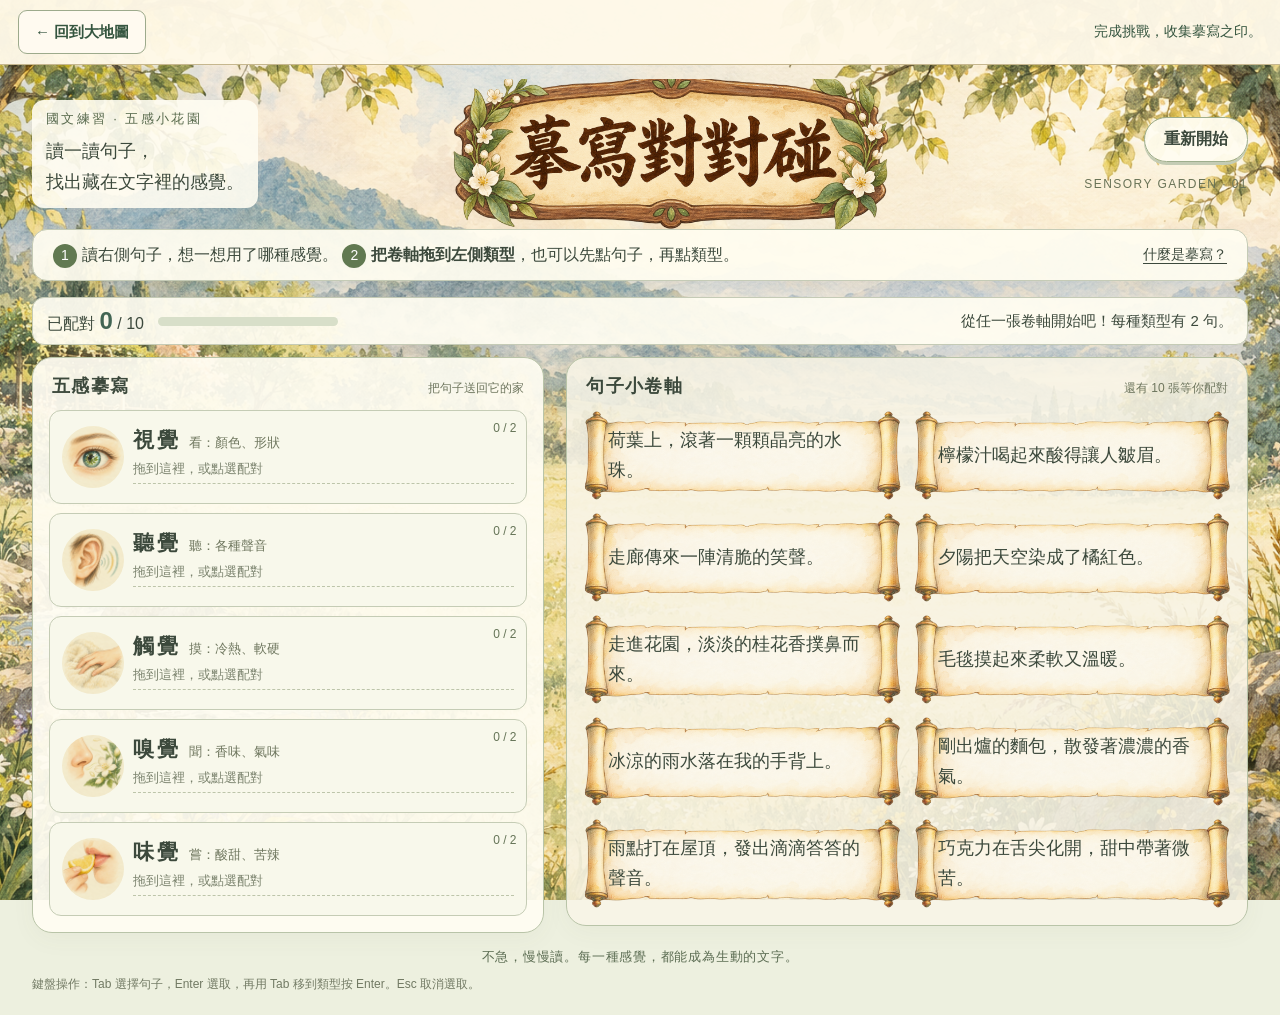
<file: 示範1_摹寫配對/index.html>
<!doctype html>
<html lang="zh-Hant">
<head>
<meta charset="utf-8">
<meta name="viewport" content="width=device-width,initial-scale=1">
<meta name="theme-color" content="#edf0df">
<title>摹寫對對碰｜五感小花園</title>
<style>
:root{color-scheme:light;--ink:#3c493c;--green:#426553;--line:#b9c2a4;--paper:#fffcf2;--red:#b3312c}
*{box-sizing:border-box}body{margin:0;color:var(--ink);font-family:"Microsoft JhengHei","PingFang TC",sans-serif;background:#edf0df url('assets/images/garden.png') center center/cover fixed;min-height:100vh}button{font:inherit;color:inherit}button:focus-visible,summary:focus-visible{outline:3px solid #285e88;outline-offset:3px}button{cursor:pointer}button:disabled{cursor:default}main{max-width:1300px;margin:auto;padding:14px 32px 22px}.masthead{display:flex;align-items:center;justify-content:space-between;gap:20px;min-height:150px}.eyebrow{font-size:13px;letter-spacing:.18em;margin:0 0 8px;color:#57694c}.tagline{font-size:18px;line-height:1.7;margin:0}.title{width:440px;height:150px;flex-shrink:0;background:url('assets/images/title.png') center/100% auto no-repeat;margin:0}.sr-only{position:absolute;width:1px;height:1px;padding:0;margin:-1px;overflow:hidden;clip:rect(0,0,0,0);white-space:nowrap;border:0}.top-actions{text-align:right;min-width:145px}.restart{border:1px solid #9eae8d;background:#fffdf2eF;border-radius:99px;padding:11px 19px;box-shadow:0 3px 0 #c4ccb4;font-size:16px;font-weight:700}.restart:hover{background:#eaf1df}.edition{font-size:12px;letter-spacing:.12em;color:#697357;margin-top:15px}.guide{display:flex;justify-content:space-between;align-items:center;gap:16px;padding:12px 20px;border:1px solid #c5cbb6;background:#fffdf1eE;border-radius:15px;box-shadow:0 4px 16px #55613c09}.guide p{margin:0;line-height:1.65;font-size:16px}.step{display:inline-grid;place-items:center;width:24px;height:24px;background:#617951;color:white;border-radius:50%;margin-right:5px;font-size:14px}.guide strong{font-weight:700}.help{position:relative;flex-shrink:0}.help summary{cursor:pointer;list-style:none;font-size:14px;text-decoration:underline;text-underline-offset:4px}.help-content{position:absolute;right:0;top:25px;width:300px;z-index:5;background:#fffdf3;border:1px solid var(--line);padding:18px;border-radius:12px;box-shadow:0 8px 25px #3b493c25;line-height:1.8;font-size:15px}.help-content p{font-size:15px;margin:0 0 8px}.status-bar{display:grid;grid-template-columns:auto 180px 1fr;align-items:center;gap:14px;margin:16px 4px 12px}.counter{font-size:16px;white-space:nowrap}.counter b{font-size:24px;color:var(--green)}progress{width:100%;height:9px;appearance:none;border:0;border-radius:10px;background:#d8dfc9;overflow:hidden}progress::-webkit-progress-bar{background:#d8dfc9}progress::-webkit-progress-value{background:#76916b;border-radius:10px}progress::-moz-progress-bar{background:#76916b}.feedback{font-size:15px;line-height:1.6;margin:0;text-align:right;min-height:24px}.feedback[data-tone="error"]{color:#9a3f2e;font-weight:700}.feedback[data-tone="success"]{color:#356248;font-weight:700}.board{display:grid;grid-template-columns:minmax(340px,.94fr) minmax(440px,1.25fr);gap:22px;align-items:start}.panel{padding:16px;background:#fffdf3ed;border:1px solid #b9c4a8;border-radius:20px;box-shadow:0 7px 25px #55613c0b}.panel-title{display:flex;align-items:baseline;justify-content:space-between;gap:8px;margin:0 3px 12px}.panel-title h2{font-size:18px;margin:0;letter-spacing:.07em}.panel-title small{font-size:12px;color:#6e765e}.targets{display:grid;gap:9px}.target{position:relative;width:100%;min-height:94px;text-align:left;background:#f8f8eb;border:1px solid #c5ccb5;border-radius:12px;padding:9px 12px;transition:background .15s,border-color .15s,box-shadow .15s;display:grid;grid-template-columns:62px 1fr;gap:9px;align-items:center}.target:hover{background:#f0f3e2}.target.over{background:#e2eed9;border:2px solid #527746;box-shadow:0 0 0 3px #88a86d35}.target.error{animation:shake .3s;background:#fff0e6;border-color:#b95741}.target.complete{border-color:#7a9b71;background:#f0f5e5}.sense-art{width:62px;height:62px;background-image:url('assets/images/senses.png');background-size:300% 200%;border-radius:50%;mix-blend-mode:multiply;pointer-events:none}.art-visual{background-position:0 0}.art-auditory{background-position:50% 0}.art-tactile{background-position:100% 0}.art-olfactory{background-position:0 100%}.art-gustatory{background-position:50% 100%}.art-owl{background-position:100% 100%}.target-heading{display:flex;align-items:baseline;gap:9px;flex-wrap:wrap}.sense-name{font-size:21px;font-weight:700;letter-spacing:.12em}.sense-hint{font-size:13px;color:#6e765e}.type-count{font-size:12px;position:absolute;right:10px;top:10px;color:#657457}.drop-note{font-size:13px;color:#7b836e;margin-top:6px;border-bottom:1px dashed #bdc5aa;padding-bottom:5px}.matched-list{margin-top:5px;display:grid;gap:5px}.matched-sentence{position:relative;padding:5px 39px 5px 0;font-size:14px;line-height:1.55;color:#425b3e}.stamp{display:grid;place-items:center;border:2px solid var(--red);color:var(--red);font-weight:900;font-family:"DFKai-SB","KaiTi",serif;transform:rotate(-13deg);width:34px;height:34px;border-radius:5px;position:absolute;right:0;top:1px;font-size:12px;line-height:1;animation:stamp .3s ease-out;background:#fff9eea6}.cards{display:grid;grid-template-columns:1fr 1fr;gap:11px;align-content:start;min-height:490px}.sentence{position:relative;min-height:91px;border:0;background:transparent url('assets/images/scroll.png') center/100% 100% no-repeat;padding:15px 25px;text-align:left;font-size:18px;font-weight:500;line-height:1.65;touch-action:none;user-select:none;-webkit-user-select:none;cursor:grab;transition:filter .15s,outline-color .15s;outline:2px solid transparent;outline-offset:-5px;border-radius:13px}.sentence:hover{filter:drop-shadow(0 3px 4px #6e57352a);transform:translateY(-1px)}.sentence.selected{outline-color:#476d50;filter:drop-shadow(0 0 4px #5d815d40)}.sentence.drag-source{opacity:.35}.sentence.returning{animation:shake .3s}.sentence.drag-ghost{position:fixed;z-index:1000;margin:0;pointer-events:none;opacity:.98;transform:rotate(-3deg);filter:drop-shadow(0 12px 12px #3d473d40);transition:none;cursor:grabbing}.empty-note{grid-column:1/-1;align-self:center;text-align:center;padding:80px 10px;color:#587051;line-height:2}.footer{text-align:center;font-size:13px;letter-spacing:.06em;margin:15px 0 0;color:#5c6d53}.board.dragging,.board.dragging *{cursor:grabbing}.panel:has(.cards){background:#f8f5e7de}dialog{border:1px solid #a9b797;border-radius:24px;background:#fffdf1;color:var(--ink);padding:28px;max-width:430px;width:calc(100% - 36px);text-align:center;box-shadow:0 20px 100px #23392830}dialog::backdrop{background:#2c45394f;backdrop-filter:blur(4px)}.win-art{width:130px;height:130px;margin:0 auto}.win-label{font-size:12px;letter-spacing:.22em;color:#6b805b}.win-title{font-size:30px;margin:10px 0}.win-description{font-size:17px;line-height:1.9;margin:0 0 20px}.win-actions{display:flex;gap:10px;justify-content:center;flex-wrap:wrap}.primary{background:#4d7055;color:white;border:0;border-radius:99px;padding:12px 24px;font-weight:700}.secondary{background:transparent;border:1px solid #abb99b;border-radius:99px;padding:12px 20px}.win-seal{display:inline-block;border:3px double var(--red);color:var(--red);font-size:18px;padding:9px 12px;transform:rotate(-7deg);font-family:"DFKai-SB",serif;margin-bottom:12px}.keyboard-note{font-size:12px;color:#727a64;margin:10px 0 0} @keyframes stamp{from{transform:scale(1.8) rotate(-20deg);opacity:0}to{transform:scale(1) rotate(-13deg);opacity:1}}@keyframes shake{0%,100%{transform:translateX(0)}25%{transform:translateX(-5px)}75%{transform:translateX(5px)}}
@media(min-width:1400px){main{padding-top:22px}.masthead{min-height:165px}.target{min-height:102px}.sentence{min-height:99px}}
@media(max-width:1000px){main{padding:10px 18px 18px}.masthead{gap:8px;min-height:130px}.title{width:360px;height:130px}.tagline{font-size:15px}.eyebrow{font-size:11px}.board{grid-template-columns:minmax(280px,.9fr) minmax(350px,1.1fr);gap:14px}.sentence{padding:14px 21px;font-size:17px}.status-bar{grid-template-columns:auto 100px 1fr}.target{grid-template-columns:48px 1fr;padding:8px}.sense-art{width:48px;height:48px}.sense-hint{font-size:12px}.cards{gap:8px}.panel{padding:12px}}
@media(max-width:700px){body{background-position:center;background-attachment:scroll}main{padding:4px 10px 14px}.masthead{min-height:110px;position:relative;justify-content:center;padding-bottom:25px}.title{width:300px;height:105px}.intro{position:absolute;bottom:3px;left:3px}.eyebrow{font-size:10px;letter-spacing:.1em;margin:0}.tagline{display:none}.top-actions{position:absolute;right:0;bottom:0;min-width:0}.restart{padding:7px 12px;font-size:13px}.edition{display:none}.guide{margin-top:8px;padding:8px 11px;gap:8px;align-items:flex-start;border-radius:11px}.guide p{font-size:13px;line-height:1.8}.step{width:18px;height:18px;font-size:11px;margin-right:2px}.guide .second-step{display:block}.help summary{font-size:12px;white-space:nowrap;margin-top:3px}.help-content{width:270px;right:0}.status-bar{grid-template-columns:auto 1fr;gap:2px 12px;margin:9px 3px}.counter{font-size:13px}.counter b{font-size:20px}.feedback{grid-column:1/-1;text-align:left;font-size:13px;min-height:40px;display:flex;align-items:center}.board{grid-template-columns:minmax(120px,.8fr) minmax(165px,1.2fr);gap:8px;align-items:stretch;height:calc(100svh - 295px);min-height:475px;max-height:720px}.panel{padding:9px 6px;border-radius:13px;display:flex;flex-direction:column;min-width:0;min-height:0}.panel-title{margin:0 2px 8px;display:block;min-height:38px}.panel-title h2{font-size:15px;letter-spacing:.03em}.panel-title small{font-size:10px;line-height:1.6}.targets{overflow-y:auto;overscroll-behavior:contain;gap:7px;flex:1;scrollbar-width:thin}.target{display:block;min-height:76px;padding:8px 6px}.sense-art{width:32px;height:32px;float:left;margin-right:4px}.target-heading{display:block;padding-top:1px}.sense-name{font-size:18px;letter-spacing:.05em}.sense-hint{display:block;font-size:10px;line-height:1.5}.type-count{font-size:10px;right:6px;top:6px}.drop-note{font-size:10px;clear:both;margin-top:5px;padding-top:4px;padding-bottom:2px}.matched-list{clear:both}.matched-sentence{font-size:12px;padding-right:28px;line-height:1.6}.stamp{width:25px;height:25px;font-size:10px}.cards{display:flex;flex-direction:column;gap:8px;min-height:0;overflow-y:auto;overscroll-behavior:contain;padding:2px 0 10px;scrollbar-width:thin;flex:1}.sentence{flex-shrink:0;min-height:100px;font-size:16px;padding:14px 19px;line-height:1.7}.empty-note{padding:50px 8px;font-size:14px}.footer{font-size:11px;line-height:1.6;margin-top:10px}.keyboard-note{display:none}.win-title{font-size:26px}}
@media(prefers-reduced-motion:reduce){*,*::before,*::after{animation:none!important;transition:none!important;scroll-behavior:auto!important}}
.status-bar{background:#fffdf2ed;border:1px solid #c5cbb6;border-radius:12px;padding:9px 14px;margin-left:0;margin-right:0}.intro{background:#fffdf2e6;padding:10px 14px;border-radius:12px}.card-nav{display:none}@media(max-width:700px){.intro{padding:2px 6px}.status-bar{padding:6px 10px}.board{height:calc(100svh - 350px);min-height:390px}.card-nav{display:flex;gap:6px;padding-top:7px}.card-nav button{flex:1;min-height:44px;border:1px solid #b9c4a8;border-radius:9px;background:#fffdf2;font-size:13px}.card-nav button:disabled{opacity:.4}}
@media(max-width:700px){.targets{grid-auto-rows:max-content;align-content:start}.sense-hint{line-height:1.6}.drop-note{line-height:1.6}.target-heading{padding-right:15px}.target .sense-name{font-size:17px;letter-spacing:0}}@media(max-width:360px){.board{grid-template-columns:minmax(108px,.8fr) minmax(145px,1.2fr)}.title{width:280px}.target .sense-hint{display:none}.target .sense-art{width:26px;height:26px}.target .sense-name{font-size:16px}.target-heading{padding-right:17px}.sentence{font-size:15px;padding-left:17px;padding-right:17px}.type-count{font-size:9px}.panel-title small{font-size:9px}}
</style>
<style id="adventure-navigation-style">
 .adventure-backbar{position:relative;z-index:10;display:flex;align-items:center;justify-content:space-between;gap:12px;flex-wrap:wrap;max-width:1300px;margin:0 auto;padding:10px 18px;background:#fff9e9f5;border-bottom:1px solid #c6b78f;color:#35553f;font-family:"Microsoft JhengHei",sans-serif;font-size:14px}
 .adventure-return{display:inline-flex;align-items:center;justify-content:center;min-height:44px;padding:9px 16px;border:1px solid #9daa8c;border-radius:9px;background:#fffaf0;color:#35553f;font:700 15px "Microsoft JhengHei",sans-serif;text-decoration:none}
 .adventure-return:hover{background:#e7efdc}.adventure-return:focus-visible{outline:3px solid #375f93;outline-offset:3px}
 .adventure-dialog-return{margin:14px auto 0;display:flex;width:max-content;max-width:100%}.adventure-earned{line-height:1.7}
 </style>
</head>
<body>
<nav class="adventure-backbar" aria-label="大冒險導覽"><a class="adventure-return" href="../大冒險地圖/index.html">← 回到大地圖</a><span class="adventure-earned" id="adventureEarned" role="status" aria-live="polite">完成挑戰，收集摹寫之印。</span></nav>
<main>
 <header class="masthead">
  <div class="intro"><p class="eyebrow">國文練習 · 五感小花園</p><p class="tagline">讀一讀句子，<br>找出藏在文字裡的感覺。</p></div>
  <h1 class="title"><span class="sr-only">摹寫對對碰</span></h1>
  <div class="top-actions"><button class="restart" id="restart">重新開始</button><div class="edition">SENSORY GARDEN · 01</div></div>
 </header>
 <section class="guide" aria-label="遊戲說明">
  <p><span class="step">1</span>讀右側句子，想一想用了哪種感覺。<span class="second-step"> <span class="step">2</span><strong>把卷軸拖到左側類型</strong>，也可以先點句子，再點類型。</span></p>
  <details class="help"><summary>什麼是摹寫？</summary><div class="help-content"><p><strong>摹寫</strong>就是把感官感受到的事物，用文字具體寫出來。</p>視覺：眼睛看到的顏色、形狀。<br>聽覺：耳朵聽到的聲音。<br>觸覺：皮膚感到的冷熱、軟硬。<br>嗅覺：鼻子聞到的氣味。<br>味覺：舌頭嘗到的酸甜苦辣。</div></details>
 </section>
 <section class="status-bar" aria-label="配對進度">
  <div class="counter">已配對 <b id="score">0</b> / 10</div><progress id="progress" max="10" value="0" aria-label="已完成配對數"></progress>
  <p class="feedback" id="feedback" role="status" aria-live="polite" aria-atomic="true">從任一張卷軸開始吧！每種類型有 2 句。</p>
 </section>
 <div class="board" id="board">
  <section class="panel" aria-labelledby="types-heading"><div class="panel-title"><h2 id="types-heading">五感摹寫</h2><small>把句子送回它的家</small></div><div class="targets" id="targets"></div></section>
  <section class="panel" aria-labelledby="cards-heading"><div class="panel-title"><h2 id="cards-heading">句子小卷軸</h2><small id="remaining">還有 10 張等你配對</small></div><div class="cards" id="cards"></div><nav class="card-nav" aria-label="捲動句子卷軸"><button id="cards-up" aria-label="往上翻閱句子">上翻</button><button id="cards-down" aria-label="往下翻閱句子">下翻</button></nav></section>
 </div>
 <p class="footer">不急，慢慢讀。每一種感覺，都能成為生動的文字。</p>
 <p class="keyboard-note">鍵盤操作：Tab 選擇句子，Enter 選取，再用 Tab 移到類型按 Enter。Esc 取消選取。</p>
</main>
<dialog id="win" aria-labelledby="win-title" aria-describedby="win-description">
 <div class="sense-art art-owl win-art" aria-hidden="true"></div><p class="win-label">五感小花園 · 任務完成</p><div class="win-seal">五感達人</div>
 <h2 class="win-title" id="win-title">過關！全部配對成功</h2><p class="win-description" id="win-description">你找到 10 句文字裡的感覺了！<br>眼、耳、皮膚、鼻、舌，都是寫作的好幫手。</p>
 <div class="win-actions"><button class="primary" id="play-again">再玩一次</button><button class="secondary" id="review">看看配對結果</button></div>
</dialog>
<script>
(() => {
 'use strict';
 const senses = [
  {id:'visual',name:'視覺',hint:'看：顏色、形狀',cue:'顏色、形狀或明暗'},
  {id:'auditory',name:'聽覺',hint:'聽：各種聲音',cue:'耳朵聽到的聲音'},
  {id:'tactile',name:'觸覺',hint:'摸：冷熱、軟硬',cue:'皮膚感到的冷熱、軟硬'},
  {id:'olfactory',name:'嗅覺',hint:'聞：香味、氣味',cue:'鼻子聞到的氣味'},
  {id:'gustatory',name:'味覺',hint:'嘗：酸甜、苦辣',cue:'舌頭嘗到的滋味'}
 ];
 // 每句只聚焦一種感官；題目及答案均保留為可編輯文字。
 const sentences = [
  {id:'v1',sense:'visual',text:'夕陽把天空染成了橘紅色。',clue:'橘紅色'},
  {id:'v2',sense:'visual',text:'荷葉上，滾著一顆顆晶亮的水珠。',clue:'晶亮的水珠'},
  {id:'a1',sense:'auditory',text:'雨點打在屋頂，發出滴滴答答的聲音。',clue:'滴滴答答的聲音'},
  {id:'a2',sense:'auditory',text:'走廊傳來一陣清脆的笑聲。',clue:'清脆的笑聲'},
  {id:'t1',sense:'tactile',text:'毛毯摸起來柔軟又溫暖。',clue:'柔軟又溫暖'},
  {id:'t2',sense:'tactile',text:'冰涼的雨水落在我的手背上。',clue:'冰涼'},
  {id:'o1',sense:'olfactory',text:'走進花園，淡淡的桂花香撲鼻而來。',clue:'桂花香撲鼻而來'},
  {id:'o2',sense:'olfactory',text:'剛出爐的麵包，散發著濃濃的香氣。',clue:'濃濃的香氣'},
  {id:'g1',sense:'gustatory',text:'檸檬汁喝起來酸得讓人皺眉。',clue:'酸'},
  {id:'g2',sense:'gustatory',text:'巧克力在舌尖化開，甜中帶著微苦。',clue:'甜中帶著微苦'}
 ];
 const $ = id => document.getElementById(id);
 const matched = new Set();
 let selected = null, drag = null, frame = 0, finishTimer = 0, round = 0, previousOrder = '';
 const timers = new Set();
 function later(fn,delay){const timer=setTimeout(()=>{timers.delete(timer);fn();},delay);timers.add(timer);return timer;}
 function shuffle(list){const result=[...list];for(let i=result.length-1;i>0;i--){const j=Math.floor(Math.random()*(i+1));[result[i],result[j]]=[result[j],result[i]];}if(result.map(x=>x.id).join()===previousOrder)result.push(result.shift());previousOrder=result.map(x=>x.id).join();return result;}
 function message(text,tone=''){ $('feedback').textContent=text;$('feedback').dataset.tone=tone; }
 function choose(id){selected=selected===id?null:id;document.querySelectorAll('.sentence:not(.drag-ghost)').forEach(card=>{const on=card.dataset.id===selected;card.classList.toggle('selected',on);card.setAttribute('aria-pressed',String(on));});if(selected)message('已選句子，請拖曳或點選左側類型。');else message('已取消選取，換一張卷軸試試吧。');}
 function clearSelection(){selected=null;document.querySelectorAll('.sentence.selected').forEach(card=>{card.classList.remove('selected');card.setAttribute('aria-pressed','false');});}
 function updateNav(){$('cards-up').disabled=$('cards').scrollTop<=1;$('cards-down').disabled=$('cards').scrollTop+$('cards').clientHeight>=$('cards').scrollHeight-1;}
 function update(){const n=matched.size;$('score').textContent=n;$('progress').value=n;$('remaining').textContent=n===10?'10 張卷軸都找到家了':'還有 '+(10-n)+' 張等你配對';requestAnimationFrame(updateNav);}
 function match(id,type){
  if(matched.has(id))return;
  const sentence=sentences.find(s=>s.id===id),sense=senses.find(s=>s.id===type);
  const card=$('card-'+id),target=$('target-'+type);
  if(!sentence||!sense||!card||!target)return;
  clearSelection();
  if(sentence.sense!==type){
   message('再試一次！'+sense.name+'著重'+sense.cue+'。這句的線索是「'+sentence.clue+'」。','error');
   target.classList.add('error');card.classList.add('returning');later(()=>{target.classList.remove('error');card.classList.remove('returning');},450);return;
  }
  matched.add(id);card.remove();
  const line=document.createElement('div');line.className='matched-sentence';line.dataset.matchedId=id;line.textContent=sentence.text;
  const stamp=document.createElement('span');stamp.className='stamp';stamp.textContent='正確';stamp.setAttribute('aria-label','配對正確，已鎖定');line.append(stamp);target.querySelector('.matched-list').append(line);
  const count=target.querySelector('.matched-list').children.length;
  target.querySelector('.type-count').textContent=count+' / 2';target.querySelector('.drop-note').textContent=count===2?'配對完成，已鎖定':'再找 1 句';
  if(count===2){target.classList.add('complete');target.disabled=true;}
  target.setAttribute('aria-label',sense.name+'，'+sense.hint+'，已配對 '+count+' 句，共 2 句');
  update();message('答對了！「'+sentence.clue+'」屬於'+sense.name+'摹寫。','success');
  if(matched.size===sentences.length){
   const note=document.createElement('p');note.className='empty-note';note.textContent='所有卷軸都找到了家。你完成了五感挑戰！';$('cards').append(note);
   message('過關！10 句全部配對成功。','success');
   const current=round;finishTimer=later(()=>{if(current===round&&!$('win').open)$('win').showModal();},500);
  }
 }
 function clearOver(){document.querySelectorAll('.target.over').forEach(el=>el.classList.remove('over'));}
 function cancelDrag(){if(!drag)return;const d=drag;drag=null;cancelAnimationFrame(frame);frame=0;if(d.ghost)d.ghost.remove();d.card.classList.remove('drag-source');try{if(d.card.hasPointerCapture(d.pointerId))d.card.releasePointerCapture(d.pointerId);}catch{}$('board').classList.remove('dragging');clearOver();}
 function overAt(x,y){const hit=document.elementFromPoint(x,y);const target=hit&&hit.closest('.target');return target&&!target.disabled?target:null;}
 function renderDrag(){if(!drag||!drag.started)return;const d=drag;d.ghost.style.left=(d.x-d.offsetX)+'px';d.ghost.style.top=(d.y-d.offsetY)+'px';clearOver();const target=overAt(d.x,d.y);if(target)target.classList.add('over');
  // 在手機分類欄的邊緣拖曳時，讓分類欄自動捲動。
  const box=$('targets').getBoundingClientRect();if(d.x>=box.left&&d.x<=box.right){if(d.y<box.top+32)$('targets').scrollTop-=6;else if(d.y>box.bottom-32)$('targets').scrollTop+=6;}
  if(window.innerWidth>700){if(d.y<55)window.scrollBy(0,-8);else if(d.y>window.innerHeight-55)window.scrollBy(0,8);}
  frame=requestAnimationFrame(renderDrag);
 }
 function pointerDown(event){if(event.button!==0||!event.isPrimary||drag)return;const card=event.currentTarget;if(matched.has(card.dataset.id))return;const rect=card.getBoundingClientRect();drag={id:card.dataset.id,card,pointerId:event.pointerId,startX:event.clientX,startY:event.clientY,x:event.clientX,y:event.clientY,offsetX:event.clientX-rect.left,offsetY:event.clientY-rect.top,width:rect.width,height:rect.height,started:false};card.setPointerCapture(event.pointerId);}
 function pointerMove(event){if(!drag||drag.pointerId!==event.pointerId)return;const d=drag;d.x=event.clientX;d.y=event.clientY;if(!d.started&&Math.hypot(d.x-d.startX,d.y-d.startY)>7){d.started=true;clearSelection();d.ghost=d.card.cloneNode(true);d.ghost.removeAttribute('id');d.ghost.removeAttribute('aria-pressed');d.ghost.setAttribute('aria-hidden','true');d.ghost.tabIndex=-1;d.ghost.className='sentence drag-ghost';d.ghost.style.width=d.width+'px';d.ghost.style.height=d.height+'px';document.body.append(d.ghost);d.card.classList.add('drag-source');$('board').classList.add('dragging');message('把卷軸移到左側類型，再放開。');renderDrag();}if(d.started)event.preventDefault();}
 function pointerUp(event){if(!drag||drag.pointerId!==event.pointerId)return;const d=drag;const target=d.started?overAt(event.clientX,event.clientY):null;cancelDrag();if(d.started){if(target)match(d.id,target.dataset.type);else{clearSelection();message('卷軸已退回。請放到左側類型，或用點選配對。');}}else choose(d.id);}
 function reset(){round++;timers.forEach(clearTimeout);timers.clear();clearTimeout(finishTimer);cancelDrag();clearSelection();matched.clear();if($('win').open)$('win').close();$('targets').replaceChildren();$('cards').replaceChildren();
  for(const sense of senses){const target=document.createElement('button');target.type='button';target.className='target';target.id='target-'+sense.id;target.dataset.type=sense.id;target.setAttribute('aria-label',sense.name+'，'+sense.hint+'，已配對 0 句，共 2 句');target.innerHTML='<span class="sense-art art-'+sense.id+'" aria-hidden="true"></span><div><div class="target-heading"><span class="sense-name">'+sense.name+'</span><span class="sense-hint">'+sense.hint+'</span></div><span class="type-count">0 / 2</span><div class="drop-note">拖到這裡，或點選配對</div><div class="matched-list"></div></div>';target.addEventListener('click',()=>{if(selected)match(selected,sense.id);else message('先讀一張右側卷軸，點選它，再選類型。');});$('targets').append(target);}
  for(const sentence of shuffle(sentences)){const card=document.createElement('button');card.type='button';card.className='sentence';card.id='card-'+sentence.id;card.dataset.id=sentence.id;card.textContent=sentence.text;card.setAttribute('aria-pressed','false');card.draggable=false;card.addEventListener('pointerdown',pointerDown);card.addEventListener('pointermove',pointerMove);card.addEventListener('pointerup',pointerUp);card.addEventListener('pointercancel',()=>{cancelDrag();clearSelection();message('拖曳已取消，卷軸已退回。');});card.addEventListener('lostpointercapture',()=>{if(drag&&drag.card===card)cancelDrag();});card.addEventListener('click',event=>{if(event.detail===0)choose(sentence.id);});card.addEventListener('contextmenu',event=>event.preventDefault());$('cards').append(card);}
  $('targets').scrollTop=0;$('cards').scrollTop=0;update();message('從任一張卷軸開始吧！每種類型有 2 句。');
 }
 $('cards-up').addEventListener('click',()=>$('cards').scrollBy({top:-220,behavior:'smooth'}));$('cards-down').addEventListener('click',()=>$('cards').scrollBy({top:220,behavior:'smooth'}));$('cards').addEventListener('scroll',updateNav);window.addEventListener('resize',updateNav);
 $('restart').addEventListener('click',reset);$('play-again').addEventListener('click',()=>{reset();$('restart').focus();});$('review').addEventListener('click',()=>$('win').close());document.addEventListener('keydown',event=>{if(event.key==='Escape'){cancelDrag();clearSelection();}});window.addEventListener('blur',cancelDrag);document.addEventListener('visibilitychange',()=>{if(document.hidden)cancelDrag();});reset();
})();
</script>

<script>
(() => {
 'use strict';
 const keys=['cert_dynasty','cert_idiom','cert_warrior','adventure_start','adventure_finish','adventure_run'];
 const memory=Object.create(null);let failed=false;
 function get(key){try{return localStorage.getItem(key)}catch{failed=true;return memory[key]??null}}
 function set(key,value){memory[key]=String(value);try{localStorage.setItem(key,String(value))}catch{failed=true}}
 function remove(key){delete memory[key];try{localStorage.removeItem(key)}catch{failed=true}}
 function has(key){const v=get(key);return v!==null&&!['','false','0','null','undefined'].includes(v.toLowerCase())}
 // file: pages can have separate localStorage areas. Carry only adventure data
 // in the return link, then immediately remove the fragment from the address bar.
 if(location.hash.startsWith('#adventure=')){
  try{const data=JSON.parse(decodeURIComponent(location.hash.slice(11)));
   if(data&&Number(data.adventure_start)>0&&typeof data.adventure_run==='string'){
    keys.forEach(key=>{if(typeof data[key]==='string')set(key,data[key]);else remove(key)});
    history.replaceState(null,'',location.pathname+location.search);
   }
  }catch{/* Ignore an invalid transfer; keep this page's saved progress. */}
 }
 if(!get('adventure_run'))set('adventure_run',Date.now().toString(36)+'-'+Math.random().toString(36).slice(2));
 const start=Number(get('adventure_start'));if(!Number.isFinite(start)||start<=0||start>Date.now())set('adventure_start',String(Date.now()));
 function link(path){const data={};keys.forEach(key=>{const value=get(key);if(value!==null)data[key]=value});return path+'#adventure='+encodeURIComponent(JSON.stringify(data))}
 function clearAll(){try{localStorage.clear()}catch{failed=true}Object.keys(memory).forEach(k=>delete memory[k])}
 window.Adventure=Object.freeze({get,set,has,link,clearAll,get failed(){return failed}});
})();
(() => {
 'use strict';
 const A=window.Adventure,key="cert_dynasty",name="摹寫之印";
 let awarded=false;
 function returnLink(link){link.href=A.link('../大冒險地圖/index.html')}
 function updateLinks(){document.querySelectorAll('.adventure-return').forEach(returnLink)}
 function check(){
  if(awarded)return;
  if(document.getElementById('score')?.textContent.trim()==='10'){awarded=true;A.set(key,'true');document.getElementById('adventureEarned').textContent='✓ 已獲得「'+name+'」！回大地圖試放憑證吧。';updateLinks()}
 }
 for(const dialog of document.querySelectorAll('#win,#resultDialog')){const a=document.createElement('a');a.className='adventure-return adventure-dialog-return';a.href='../大冒險地圖/index.html';a.textContent='← 回到大地圖';dialog.append(a)}
 document.addEventListener('click',event=>{const a=event.target.closest('.adventure-return');if(a){check();returnLink(a)}},true);
 new MutationObserver(check).observe(document.body,{subtree:true,childList:true,characterData:true,attributes:true,attributeFilter:['open','value','class']});
 window.addEventListener('pageshow',()=>{updateLinks();check()});
 updateLinks();check();
})();
</script>

</body>
</html>
</file>
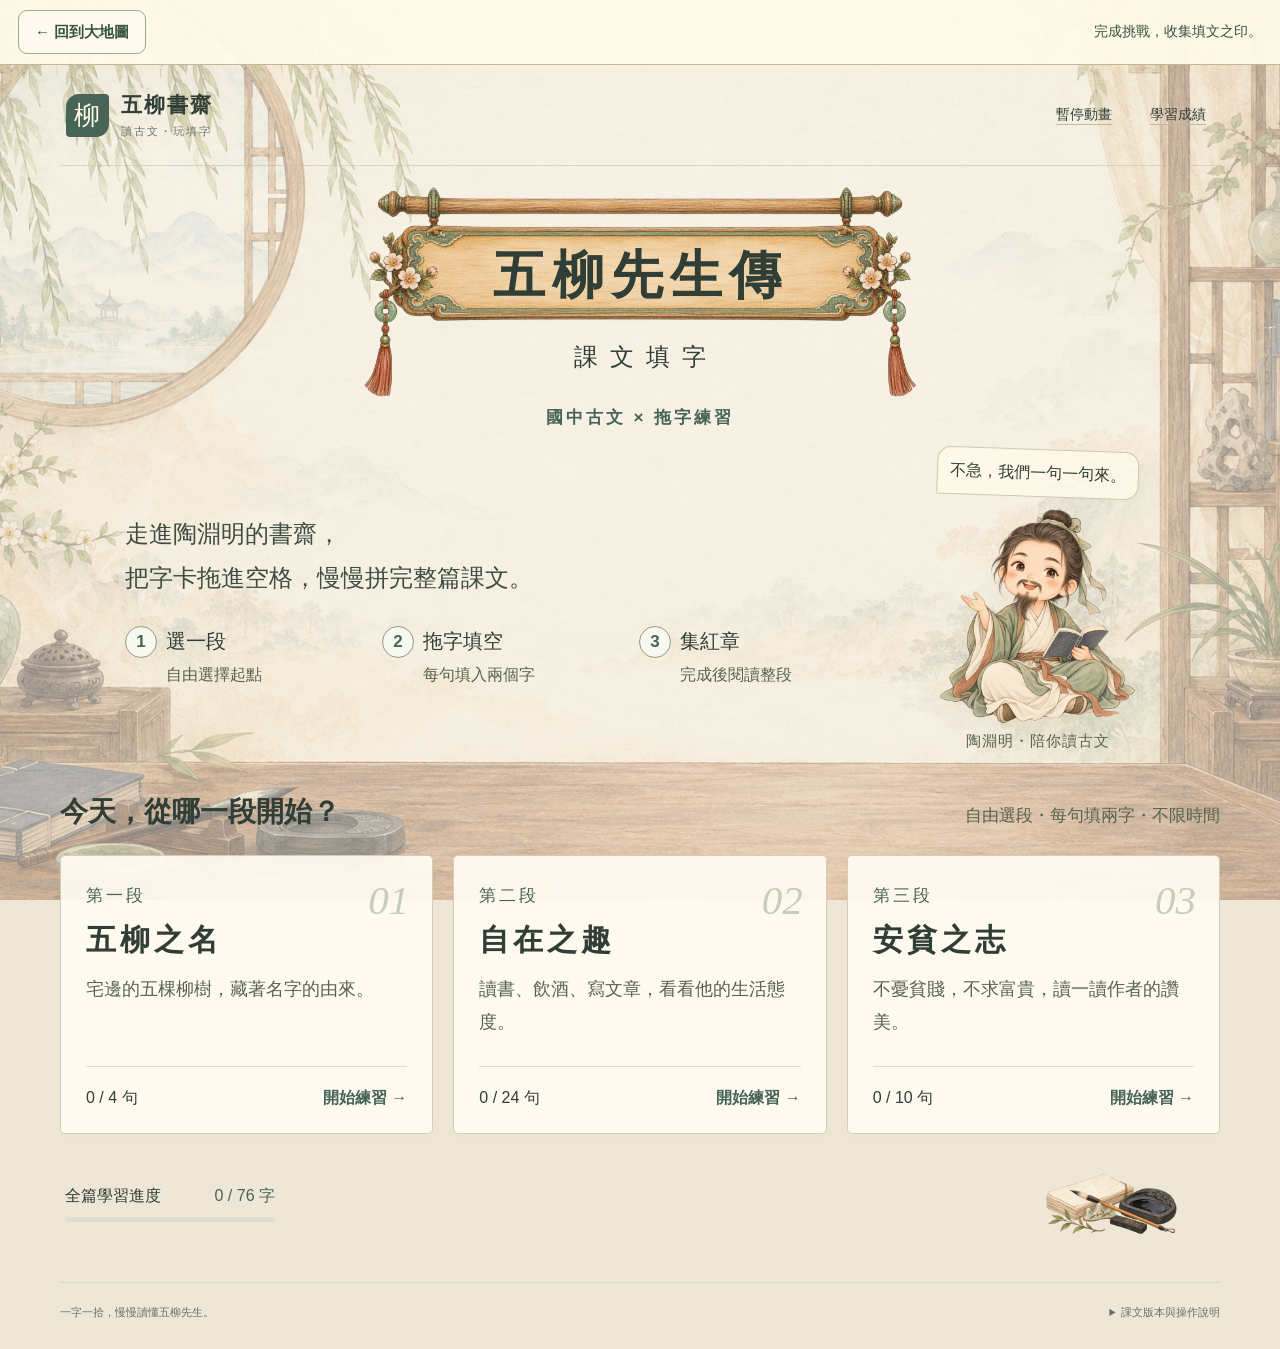
<file: 示範2_五柳先生傳課文填字/index.html>
<!doctype html>
<html lang="zh-Hant">
<head>
  <meta charset="utf-8">
  <meta name="viewport" content="width=device-width,initial-scale=1">
  <meta name="theme-color" content="#486456">
  <title>五柳先生傳課文填字｜五柳書齋</title>
  <link rel="stylesheet" href="style.css">
  <script src="game.js" defer></script>
<style id="adventure-navigation-style">
 .adventure-backbar{position:relative;z-index:10;display:flex;align-items:center;justify-content:space-between;gap:12px;flex-wrap:wrap;max-width:1300px;margin:0 auto;padding:10px 18px;background:#fff9e9f5;border-bottom:1px solid #c6b78f;color:#35553f;font-family:"Microsoft JhengHei",sans-serif;font-size:14px}
 .adventure-return{display:inline-flex;align-items:center;justify-content:center;min-height:44px;padding:9px 16px;border:1px solid #9daa8c;border-radius:9px;background:#fffaf0;color:#35553f;font:700 15px "Microsoft JhengHei",sans-serif;text-decoration:none}
 .adventure-return:hover{background:#e7efdc}.adventure-return:focus-visible{outline:3px solid #375f93;outline-offset:3px}
 .adventure-dialog-return{margin:14px auto 0;display:flex;width:max-content;max-width:100%}.adventure-earned{line-height:1.7}
 </style>
</head>
<body>
<nav class="adventure-backbar" aria-label="大冒險導覽"><a class="adventure-return" href="../大冒險地圖/index.html">← 回到大地圖</a><span class="adventure-earned" id="adventureEarned" role="status" aria-live="polite">完成挑戰，收集填文之印。</span></nav>
  <div class="page-shell">
    <header class="site-header">
      <button class="brand" id="homeButton" aria-label="回到段落選單"><span class="brand-mark">柳</span><span>五柳書齋<small>讀古文・玩填字</small></span></button>
      <div class="header-actions"><button id="motionButton" class="text-button" aria-pressed="false">暫停動畫</button><button id="scoreButton" class="text-button">學習成績</button></div>
    </header>
    <main id="main"></main>
    <footer class="site-footer"><span>一字一拾，慢慢讀懂五柳先生。</span><details><summary>課文版本與操作說明</summary><p>課文：陶淵明〈五柳先生傳〉，依三段編排，以逗號、句號、分號、冒號、破折號、問號與驚嘆號分句，每句挖空兩字。採「閑靜」「因以為號焉」「酣觴賦詩」用字；不同課本的標點、用字可能略有差異。</p><p>拖曳字卡到空格；也可點字卡再點空格。鍵盤：Tab 選字卡、Enter 選取，再 Tab 到空格、Enter 填入。答錯可重試，已答對的字會鎖定。成績＝答對次數 ÷ 全部作答次數 × 100；提示不扣分，另列使用次數。</p><p>參考：<a href="https://zh.wikisource.org/zh/%E4%BA%94%E6%9F%B3%E5%85%88%E7%94%9F%E5%82%B3" target="_blank" rel="noopener">維基文庫原文</a>。本遊戲無限時，不儲存學生個人資料。</p></details></footer>
  </div>
  <div id="announcer" class="sr-only" role="status" aria-live="polite"></div>
  <dialog id="restartDialog"><h2>重新開始練習？</h2><p>這次的作答紀錄會清除，所有段落可以再玩一次。</p><div class="button-row"><button id="cancelRestart" class="secondary">繼續目前練習</button><button id="confirmRestart" class="primary">重新開始</button></div></dialog>

<script>
(() => {
 'use strict';
 const keys=['cert_dynasty','cert_idiom','cert_warrior','adventure_start','adventure_finish','adventure_run'];
 const memory=Object.create(null);let failed=false;
 function get(key){try{return localStorage.getItem(key)}catch{failed=true;return memory[key]??null}}
 function set(key,value){memory[key]=String(value);try{localStorage.setItem(key,String(value))}catch{failed=true}}
 function remove(key){delete memory[key];try{localStorage.removeItem(key)}catch{failed=true}}
 function has(key){const v=get(key);return v!==null&&!['','false','0','null','undefined'].includes(v.toLowerCase())}
 // file: pages can have separate localStorage areas. Carry only adventure data
 // in the return link, then immediately remove the fragment from the address bar.
 if(location.hash.startsWith('#adventure=')){
  try{const data=JSON.parse(decodeURIComponent(location.hash.slice(11)));
   if(data&&Number(data.adventure_start)>0&&typeof data.adventure_run==='string'){
    keys.forEach(key=>{if(typeof data[key]==='string')set(key,data[key]);else remove(key)});
    history.replaceState(null,'',location.pathname+location.search);
   }
  }catch{/* Ignore an invalid transfer; keep this page's saved progress. */}
 }
 if(!get('adventure_run'))set('adventure_run',Date.now().toString(36)+'-'+Math.random().toString(36).slice(2));
 const start=Number(get('adventure_start'));if(!Number.isFinite(start)||start<=0||start>Date.now())set('adventure_start',String(Date.now()));
 function link(path){const data={};keys.forEach(key=>{const value=get(key);if(value!==null)data[key]=value});return path+'#adventure='+encodeURIComponent(JSON.stringify(data))}
 function clearAll(){try{localStorage.clear()}catch{failed=true}Object.keys(memory).forEach(k=>delete memory[k])}
 window.Adventure=Object.freeze({get,set,has,link,clearAll,get failed(){return failed}});
})();
(() => {
 'use strict';
 const A=window.Adventure,key="cert_idiom",name="填文之印";
 let awarded=false;
 function returnLink(link){link.href=A.link('../大冒險地圖/index.html')}
 function updateLinks(){document.querySelectorAll('.adventure-return').forEach(returnLink)}
 function check(){
  if(awarded)return;
  if(typeof window.stats==='function' && (()=>{const s=window.stats();return s.total>0&&s.correct===s.total})()){awarded=true;A.set(key,'true');document.getElementById('adventureEarned').textContent='✓ 已獲得「'+name+'」！回大地圖試放憑證吧。';updateLinks()}
 }
 for(const dialog of document.querySelectorAll('#win,#resultDialog')){const a=document.createElement('a');a.className='adventure-return adventure-dialog-return';a.href='../大冒險地圖/index.html';a.textContent='← 回到大地圖';dialog.append(a)}
 document.addEventListener('click',event=>{const a=event.target.closest('.adventure-return');if(a){check();returnLink(a)}},true);
 new MutationObserver(check).observe(document.body,{subtree:true,childList:true,characterData:true,attributes:true,attributeFilter:['open','value','class']});
 window.addEventListener('pageshow',()=>{updateLinks();check()});
 updateLinks();check();
})();
</script>

</body>
</html>
</file>
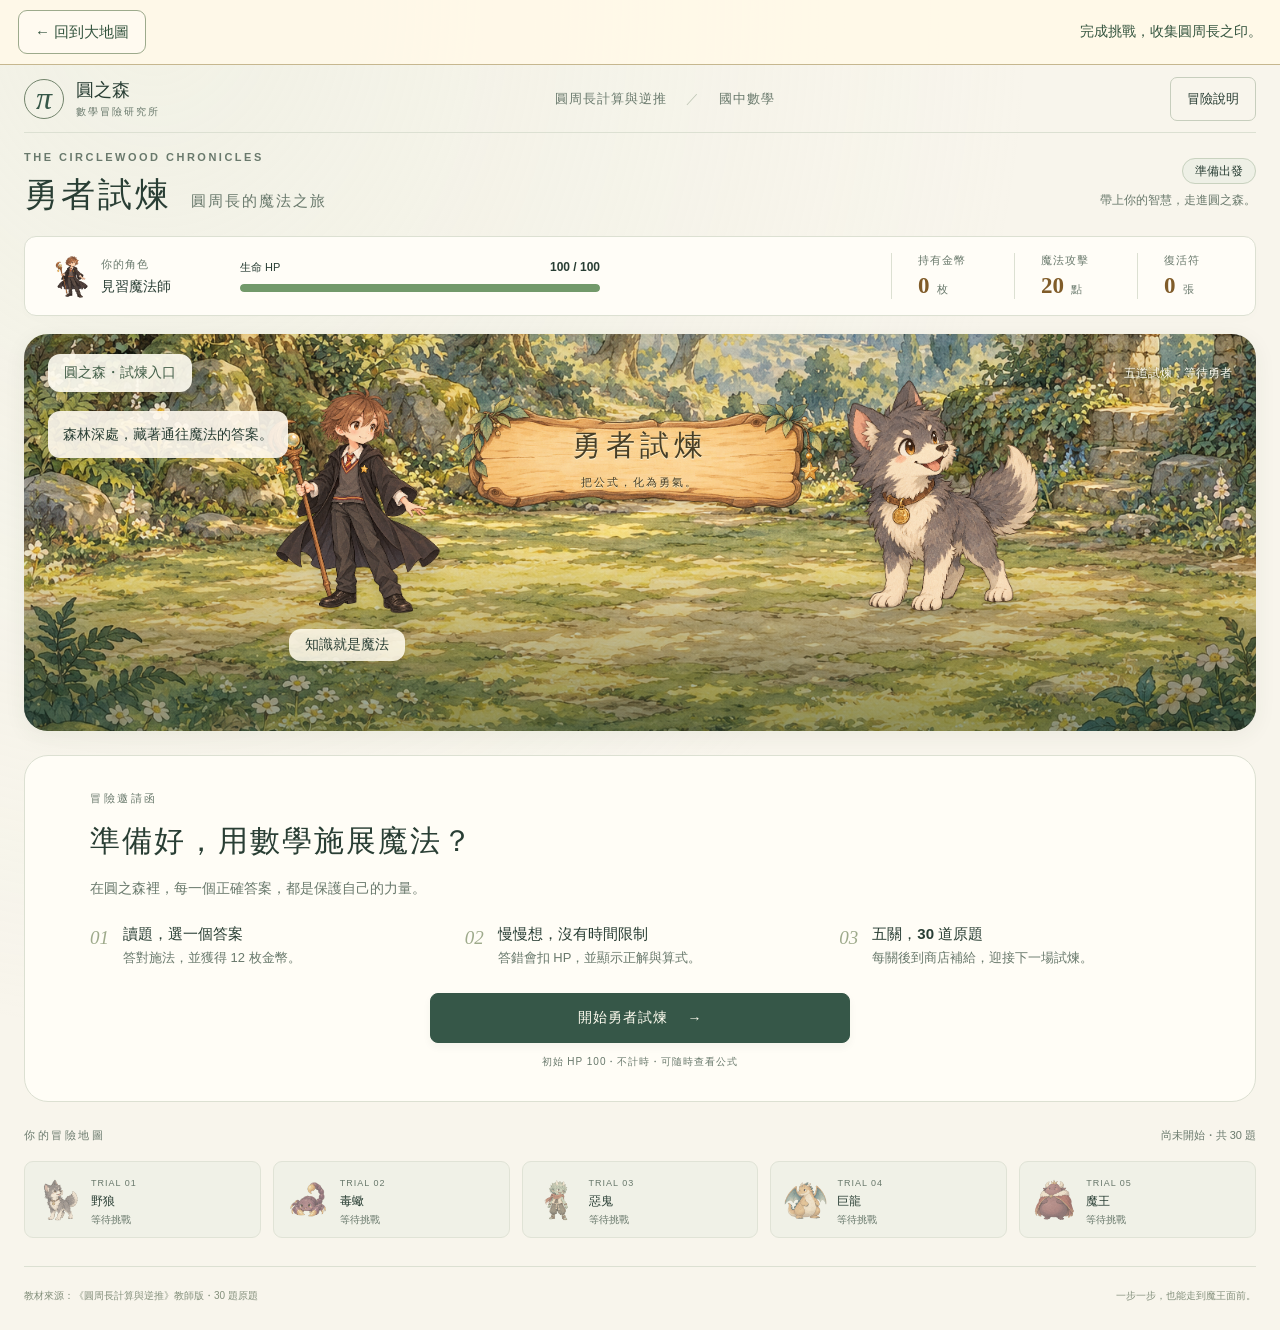
<file: 示範3_圓周長打怪RPG/index.html>
<!doctype html>
<html lang="zh-Hant">
<head>
  <meta charset="utf-8">
  <meta name="viewport" content="width=device-width, initial-scale=1">
  <meta name="theme-color" content="#344c42">
  <title>勇者試煉｜圓周長打怪 RPG</title>
  <link rel="stylesheet" href="style.css">
  <script src="questions.js" defer></script>
  <script src="game.js" defer></script>
<style id="adventure-navigation-style">
 .adventure-backbar{position:relative;z-index:10;display:flex;align-items:center;justify-content:space-between;gap:12px;flex-wrap:wrap;max-width:1300px;margin:0 auto;padding:10px 18px;background:#fff9e9f5;border-bottom:1px solid #c6b78f;color:#35553f;font-family:"Microsoft JhengHei",sans-serif;font-size:14px}
 .adventure-return{display:inline-flex;align-items:center;justify-content:center;min-height:44px;padding:9px 16px;border:1px solid #9daa8c;border-radius:9px;background:#fffaf0;color:#35553f;font:700 15px "Microsoft JhengHei",sans-serif;text-decoration:none}
 .adventure-return:hover{background:#e7efdc}.adventure-return:focus-visible{outline:3px solid #375f93;outline-offset:3px}
 .adventure-dialog-return{margin:14px auto 0;display:flex;width:max-content;max-width:100%}.adventure-earned{line-height:1.7}
 </style>
</head>
<body>
<nav class="adventure-backbar" aria-label="大冒險導覽"><a class="adventure-return" href="../大冒險地圖/index.html">← 回到大地圖</a><span class="adventure-earned" id="adventureEarned" role="status" aria-live="polite">完成挑戰，收集圓周長之印。</span></nav>
  <div class="page-shell">
    <header class="topbar">
      <a class="brand" href="index.html" aria-label="勇者試煉首頁"><span class="brand-mark">π</span><span>圓之森<span class="brand-sub">數學冒險研究所</span></span></a>
      <div class="top-note">圓周長計算與逆推 <span>／</span> 國中數學</div>
      <button class="quiet-button" id="rulesButton" type="button">冒險說明</button>
    </header>

    <main>
      <section class="heading-row" aria-labelledby="gameTitle">
        <div><p class="eyebrow">THE CIRCLEWOOD CHRONICLES</p><h1 id="gameTitle">勇者試煉<span>圓周長的魔法之旅</span></h1></div>
        <div class="journey-summary"><span class="chapter-label" id="chapterLabel">準備出發</span><p id="journeyCaption">帶上你的智慧，走進圓之森。</p></div>
      </section>

      <section class="player-bar" aria-label="魔法師狀態">
        <div class="player-identity"><img src="assets/characters/mage-school.png" alt="穿黑色長袍與紅金領帶的魔法師"><div><span class="small-label">你的角色</span><strong>見習魔法師</strong></div></div>
        <div class="health-stat"><div><span>生命 HP</span><strong id="hpText">100 / 100</strong></div><progress id="playerHp" max="100" value="100" aria-label="魔法師生命值"></progress></div>
        <div class="stat"><span class="small-label">持有金幣</span><strong><span id="goldText">0</span><small>枚</small></strong></div>
        <div class="stat"><span class="small-label">魔法攻擊</span><strong><span id="attackText">20</span><small>點</small></strong></div>
        <div class="stat charm-stat"><span class="small-label">復活符</span><strong><span id="reviveText">0</span><small>張</small></strong></div>
      </section>

      <div class="adventure-grid">
        <section class="battle-panel" aria-label="戰鬥場景">
          <div class="scene-top"><span class="location-chip" id="locationText">圓之森・試煉入口</span><span class="scene-counter" id="sceneCounter">五道試煉，等待勇者</span></div>
          <div class="enemy-status" id="enemyStatus" hidden><div><strong id="enemyName">森林野狼</strong><span id="enemyHpText">120 / 120</span></div><progress id="enemyHp" max="120" value="120" aria-label="怪物生命值"></progress></div>
          <div class="title-plaque" id="titlePlaque"><img src="assets/items/title-board.png" alt="藤葉與星星裝飾的木製標題牌"><div>勇者試煉<small>把公式，化為勇氣。</small></div></div>
          <div class="combatants"><div class="character-wrap mage-wrap"><img id="mageSprite" src="assets/characters/mage-school.png" alt="穿黑色長袍的魔法師拿著月牙法杖"><span class="character-tag">知識就是魔法</span></div><span class="versus" id="versus" hidden>VS</span><div class="character-wrap monster-wrap"><img id="monsterSprite" src="assets/characters/wolf.png" alt="可愛的森林野狼"><span class="character-tag" id="monsterTag">森林的守門員</span></div></div>
          <div class="battle-effect" id="battleEffect" aria-hidden="true"></div>
          <p class="scene-message" id="sceneMessage">森林深處，藏著通往魔法的答案。</p>
        </section>

        <section class="question-panel" id="questionPanel" aria-label="試煉題目">
          <div id="welcomeView" class="welcome-view">
            <span class="section-kicker">冒險邀請函</span><h2>準備好，<br>用數學施展魔法？</h2><p class="intro-copy">在圓之森裡，每一個正確答案，<br class="desktop-break">都是保護自己的力量。</p>
            <ol class="intro-steps"><li><span>01</span><div><strong>讀題，選一個答案</strong><p>答對施法，並獲得 12 枚金幣。</p></div></li><li><span>02</span><div><strong>慢慢想，沒有時間限制</strong><p>答錯會扣 HP，並顯示正解與算式。</p></div></li><li><span>03</span><div><strong>五關，30 道原題</strong><p>每關後到商店補給，迎接下一場試煉。</p></div></li></ol>
            <button class="primary-button" id="startButton" type="button">開始勇者試煉 <span aria-hidden="true">→</span></button>
            <p class="fine-print">初始 HP 100・不計時・可隨時查看公式</p>
          </div>
          <div id="quizView" hidden>
            <div class="question-meta"><span class="question-count" id="questionCount"></span><span class="question-count" id="firstAttemptStats">首次答對 0 / 已答 0 題</span></div>
            <p class="section-kicker question-topic" id="questionType"></p>
            <div class="question-progress" id="questionProgress" aria-hidden="true"></div>
            <p class="question-source" id="questionSource"></p><h2 id="questionText" tabindex="-1"></h2>
            <p class="pi-note">圓周率一律用 π 表示，不用換成 3.14。</p>
            <div class="answers" id="answers" role="group" aria-labelledby="questionText"></div>
            <details class="formula-hint" id="formulaHint"><summary>需要一點提示？查看公式</summary><p id="formulaText"></p><p>先找出「已知什麼」，再看「要求什麼」。</p></details>
            <div class="feedback" id="feedback" role="status" aria-live="polite" hidden></div>
            <button class="primary-button next-button" id="nextButton" type="button" hidden>下一題 <span aria-hidden="true">→</span></button>
          </div>
        </section>
      </div>

      <section class="route-section" aria-label="冒險路線"><div class="route-heading"><span class="section-kicker">你的冒險地圖</span><span id="totalProgress">尚未開始・共 30 題</span></div><ol class="route" id="route"></ol></section>
      <footer><span>教材來源：《圓周長計算與逆推》教師版・30 題原題</span><span>一步一步，也能走到魔王面前。</span></footer>
    </main>
  </div>

  <dialog id="rulesDialog" class="rules-dialog"><form method="dialog"><button class="close-button" aria-label="關閉冒險說明">×</button><span class="section-kicker">給勇者的小筆記</span><h2>冒險怎麼玩？</h2><ul class="rules-list"><li>依序挑戰野狼、毒蠍、惡鬼、巨龍、魔王。每關六道原題，四選一、不計時。</li><li>答對造成魔法攻擊傷害，首次答對得到 12 枚金幣；答錯扣除該關傷害，並顯示正解和算式。</li><li>六題完成且怪物 HP 歸零後過關。若還有 HP，就進入原題訂正挑戰；訂正答對得 6 枚金幣，不改動首次作答成績。</li><li>提早擊敗怪物後，仍須完成該關六題以穩定封印；答錯仍會扣血。</li><li>每關後可逛木造商店。藥水立即回復 40 HP；水晶永久增加 5 點攻擊，最多買三顆；復活符限持有一張，HP 歸零時自動回復 60 HP。</li><li>HP 歸零且沒有復活符就挑戰失敗，可重新開始。成績以 30 題的首次作答計算，未作答題不計分。</li><li>鍵盤也能玩：Tab 移動、Enter 或空白鍵選擇。選完請按「下一題」。</li></ul><button class="primary-button">我知道了</button></form></dialog>

  <dialog id="shopDialog" class="shop-dialog" aria-labelledby="shopTitle"><div class="shop-hero"><span class="shop-badge">CIRCLEWOOD SUPPLY</span><h2 id="shopTitle">林間補給所</h2><p id="shopSubtitle">辛苦了，勇者。替下一段旅程做好準備吧。</p></div><div class="shop-body"><div class="shop-wallet"><strong id="shopStageTitle"></strong><span>金幣 <b id="shopGold">0</b> 枚　／　HP <b id="shopHp">100</b></span></div><div class="shop-items" id="shopItems"></div><p class="shop-feedback" id="shopFeedback" role="status" aria-live="polite">點選想購買的道具，效果立即生效。</p><button class="primary-button" id="leaveShop" type="button">繼續冒險 →</button></div></dialog>

  <dialog id="resultDialog" class="result-dialog" aria-labelledby="resultTitle"><span class="section-kicker" id="resultKicker"></span><h2 id="resultTitle"></h2><p id="resultMessage"></p><div class="result-stats"><div><strong id="scoreValue"></strong><span>首次作答成績</span></div><div><strong id="correctValue"></strong><span>答對／總題數</span></div><div><strong id="clearedValue"></strong><span>完成關卡</span></div></div><p class="result-note" id="resultNote"></p><details class="review-details"><summary id="reviewSummary">看看需要練習的題目</summary><div id="reviewList"></div></details><button class="primary-button" id="retryButton" type="button">再次踏上旅程 →</button></dialog>

<script>
(() => {
 'use strict';
 const keys=['cert_dynasty','cert_idiom','cert_warrior','adventure_start','adventure_finish','adventure_run'];
 const memory=Object.create(null);let failed=false;
 function get(key){try{return localStorage.getItem(key)}catch{failed=true;return memory[key]??null}}
 function set(key,value){memory[key]=String(value);try{localStorage.setItem(key,String(value))}catch{failed=true}}
 function remove(key){delete memory[key];try{localStorage.removeItem(key)}catch{failed=true}}
 function has(key){const v=get(key);return v!==null&&!['','false','0','null','undefined'].includes(v.toLowerCase())}
 // file: pages can have separate localStorage areas. Carry only adventure data
 // in the return link, then immediately remove the fragment from the address bar.
 if(location.hash.startsWith('#adventure=')){
  try{const data=JSON.parse(decodeURIComponent(location.hash.slice(11)));
   if(data&&Number(data.adventure_start)>0&&typeof data.adventure_run==='string'){
    keys.forEach(key=>{if(typeof data[key]==='string')set(key,data[key]);else remove(key)});
    history.replaceState(null,'',location.pathname+location.search);
   }
  }catch{/* Ignore an invalid transfer; keep this page's saved progress. */}
 }
 if(!get('adventure_run'))set('adventure_run',Date.now().toString(36)+'-'+Math.random().toString(36).slice(2));
 const start=Number(get('adventure_start'));if(!Number.isFinite(start)||start<=0||start>Date.now())set('adventure_start',String(Date.now()));
 function link(path){const data={};keys.forEach(key=>{const value=get(key);if(value!==null)data[key]=value});return path+'#adventure='+encodeURIComponent(JSON.stringify(data))}
 function clearAll(){try{localStorage.clear()}catch{failed=true}Object.keys(memory).forEach(k=>delete memory[k])}
 window.Adventure=Object.freeze({get,set,has,link,clearAll,get failed(){return failed}});
})();
(() => {
 'use strict';
 const A=window.Adventure,key="cert_warrior",name="圓周長之印";
 let awarded=false;
 function returnLink(link){link.href=A.link('../大冒險地圖/index.html')}
 function updateLinks(){document.querySelectorAll('.adventure-return').forEach(returnLink)}
 function check(){
  if(awarded)return;
  if(window.CircleRPG?.getState().phase==='won'){awarded=true;A.set(key,'true');document.getElementById('adventureEarned').textContent='✓ 已獲得「'+name+'」！回大地圖試放憑證吧。';updateLinks()}
 }
 for(const dialog of document.querySelectorAll('#win,#resultDialog')){const a=document.createElement('a');a.className='adventure-return adventure-dialog-return';a.href='../大冒險地圖/index.html';a.textContent='← 回到大地圖';dialog.append(a)}
 document.addEventListener('click',event=>{const a=event.target.closest('.adventure-return');if(a){check();returnLink(a)}},true);
 new MutationObserver(check).observe(document.body,{subtree:true,childList:true,characterData:true,attributes:true,attributeFilter:['open','value','class']});
 window.addEventListener('pageshow',()=>{updateLinks();check()});
 updateLinks();check();
})();
</script>

</body>
</html>
</file>
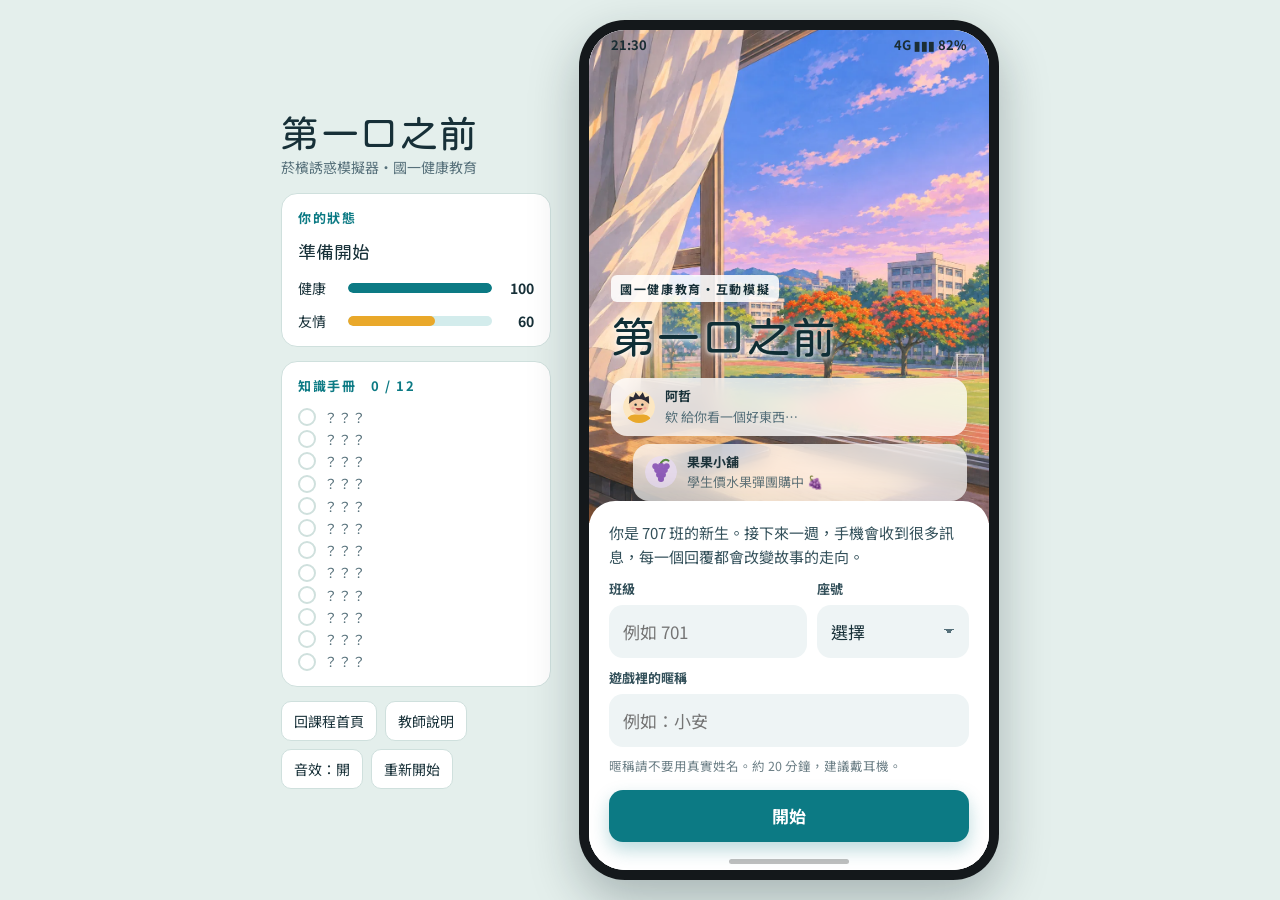
<file: first-puff/game.html>
<!doctype html>
<html lang="zh-Hant-TW">
<head>
<meta charset="utf-8">
<meta name="viewport" content="width=device-width, initial-scale=1, viewport-fit=cover">
<title>第一口之前</title>
<link rel="preconnect" href="https://fonts.googleapis.com">
<link rel="preconnect" href="https://fonts.gstatic.com" crossorigin>
<link rel="stylesheet" href="https://fonts.googleapis.com/css2?family=Huninn&family=Noto+Sans+TC:wght@400;500;700;900&display=swap">
<style>
/* Layout: a phone simulator centered on the page, with a side panel (status, collected knowledge cards, teacher notes). Phone UI keeps a fixed light "app" look; the page around it follows the theme. */
:root{
  --bg:#E4EFEC; --panel:#FFFFFF; --ink:#173038; --muted:#56707A; --line:#CFE0DD;
  --accent:#0C7A84; --accent-ink:#FFFFFF; --soft:#D3ECEC; --warn:#D2523C; --gold:#E9A82A;
  --display:"Huninn","Noto Sans TC","PingFang TC","Microsoft JhengHei",sans-serif;
  --body:"Noto Sans TC","PingFang TC","Microsoft JhengHei",system-ui,sans-serif;
  /* phone app palette (fixed, single look by design) */
  --ph-bg:#F5F7F8; --ph-ink:#1B2E35; --ph-muted:#6C7F86; --ph-line:#E1E7EA; --ph-chat:#CFE0E8; --ph-me:#A8E27D; --ph-acc:#0C7A84; --ph-red:#D2523C;
  color-scheme:light;
}
@media (prefers-color-scheme:dark){:root:not([data-theme="light"]){
  --bg:#0F1C1F; --panel:#172A2F; --ink:#E4F1EF; --muted:#9DB6BC; --line:#2A4349;
  --accent:#4FC2C9; --accent-ink:#06262A; --soft:#1D3E43; --warn:#F0826D; --gold:#F3C25B; color-scheme:dark}}
:root[data-theme="dark"]{
  --bg:#0F1C1F; --panel:#172A2F; --ink:#E4F1EF; --muted:#9DB6BC; --line:#2A4349;
  --accent:#4FC2C9; --accent-ink:#06262A; --soft:#1D3E43; --warn:#F0826D; --gold:#F3C25B; color-scheme:dark}

*{box-sizing:border-box;-webkit-tap-highlight-color:transparent}
[hidden]{display:none!important}
html,body{height:100%}
body{margin:0}
:root{padding-top:env(safe-area-inset-top,0px);padding-bottom:env(safe-area-inset-bottom,0px)}
img{max-width:100%}
body{background:var(--bg);color:var(--ink);font-family:var(--body);font-size:16px;line-height:1.6}
button{font:inherit;color:inherit;cursor:pointer;touch-action:manipulation}
button:focus-visible{outline:3px solid var(--gold);outline-offset:2px}
h1,h2,h3,h4{margin:0;font-weight:400;text-wrap:balance}
p{margin:0}

.wrap{min-height:100%;display:flex;gap:28px;align-items:center;justify-content:center;padding-block:20px;
  padding-left:max(16px,env(safe-area-inset-left,0px));padding-right:max(16px,env(safe-area-inset-right,0px))}

/* ---------- side panel ---------- */
.side{width:270px;flex:none;display:flex;flex-direction:column;gap:14px;max-height:var(--side-h,calc(100vh - 40px));overflow-y:auto;scrollbar-width:thin}
.brand h1{font-family:var(--display);font-size:38px;letter-spacing:.04em;line-height:1.2}
.brand p{color:var(--muted);font-size:14px}
.pcard{background:var(--panel);border:1px solid var(--line);border-radius:16px;padding:14px 16px;display:flex;flex-direction:column;gap:10px}
.pcard h2{font-size:13px;letter-spacing:.12em;color:var(--accent);font-weight:700}
.stat{display:grid;grid-template-columns:3em 1fr 2.4em;gap:8px;align-items:center;font-size:14px}
.stat .tr{height:10px;border-radius:5px;background:var(--soft);overflow:hidden}
.stat .fl{height:100%;border-radius:5px;transition:width .6s}
.stat b{text-align:right;font-variant-numeric:tabular-nums}
.clist{list-style:none;margin:0;padding:0;display:grid;gap:2px;font-size:13.5px;line-height:1.5}
.clist li{display:flex;gap:8px;align-items:center;color:var(--muted)}
.clist li.on{color:var(--ink)}
.clist .dot{width:18px;height:18px;border-radius:50%;border:2px solid var(--line);flex:none;display:grid;place-items:center;font-size:11px}
.clist li.on .dot{background:var(--accent);border-color:var(--accent);color:var(--accent-ink)}
.sbtns{display:flex;gap:8px;flex-wrap:wrap}
.sbtn{border:1px solid var(--line);background:var(--panel);border-radius:10px;padding:8px 12px;font-size:14px;min-height:40px}
.day{font-family:var(--display);font-size:18px}
a.sbtn{color:var(--ink)}

/* ---------- phone ---------- */
.phone{--h:min(860px,calc(100vh - 40px));--h:min(860px,calc(100dvh - 40px));height:var(--h);width:min(420px,calc(var(--h) * .5),100%);
  flex:none;background:#14181B;border-radius:46px;padding:10px;box-shadow:0 20px 50px rgba(10,30,35,.28)}
.screen{position:relative;height:100%;border-radius:36px;overflow:hidden;background:var(--ph-bg);color:var(--ph-ink);display:flex;flex-direction:column;container-type:size}
.screen *{scrollbar-width:none}
.screen *::-webkit-scrollbar{display:none}
.sbar{height:30px;flex:none;display:flex;justify-content:space-between;align-items:center;padding:0 22px;font-size:13px;font-weight:700;background:transparent;position:absolute;inset:0 0 auto;z-index:12;pointer-events:none}
.sbar.dark{color:#fff}
#view{flex:1;min-height:0;position:relative}
.hbar{position:absolute;bottom:6px;left:50%;transform:translateX(-50%);width:120px;height:5px;border-radius:3px;background:rgba(0,0,0,.25);z-index:11;pointer-events:none}

/* home */
.home{height:100%;background:linear-gradient(170deg,#7CC6C2 0%,#BFE3D0 48%,#F6D9A8 100%);display:flex;flex-direction:column;align-items:center;padding:56px 18px 26px;color:#173038}
.clock{font-family:var(--display);font-size:66px;line-height:1.1}
.date{font-size:15px;font-weight:500}
.apps{margin-top:auto;display:grid;grid-template-columns:repeat(4,1fr);gap:10px;width:100%;background:rgba(255,255,255,.4);border-radius:26px;padding:14px 8px}
.app{border:0;background:none;display:flex;flex-direction:column;align-items:center;gap:6px;font-size:13px;color:#173038;position:relative;padding:0}
.ic{width:56px;height:56px;border-radius:16px;display:grid;place-items:center;box-shadow:0 3px 8px rgba(0,0,0,.12)}
.ic svg{width:32px;height:32px}
.badge{position:absolute;top:-5px;right:2px;background:#E5413B;color:#fff;font-size:12px;min-width:20px;height:20px;border-radius:10px;display:grid;place-items:center;padding:0 5px;font-weight:700;line-height:1}

.hint{position:absolute;bottom:22px;left:50%;transform:translateX(-50%);background:#173038;color:#fff;padding:8px 16px;border-radius:999px;font-size:14px;z-index:15;white-space:nowrap;animation:bob 1.6s ease-in-out infinite;pointer-events:none}
.banner{position:absolute;top:34px;left:8px;right:8px;z-index:16;background:rgba(255,255,255,.98);border-radius:18px;box-shadow:0 10px 26px rgba(0,0,0,.2);display:flex;gap:10px;align-items:center;padding:10px 12px;text-align:left;border:0;animation:drop .35s ease}
.banner .av{width:38px;height:38px}
.banner .bt{min-width:0;flex:1}
.banner b{display:block;font-size:14px}
.banner span{display:block;font-size:14px;color:var(--ph-muted);white-space:nowrap;overflow:hidden;text-overflow:ellipsis}
.banner i{font-style:normal;font-size:11px;color:var(--ph-muted);align-self:flex-start}

/* common app chrome */
.apph{display:flex;align-items:center;gap:8px;padding:34px 10px 8px;background:#fff;border-bottom:1px solid var(--ph-line);flex:none;min-height:80px}
.apph .tt{font-weight:700;font-size:17px;flex:1;min-width:0;white-space:nowrap;overflow:hidden;text-overflow:ellipsis}
.back{font-size:30px;line-height:1;border:0;background:none;padding:0;min-width:40px;min-height:40px;color:var(--ph-acc)}
.av{width:36px;height:36px;border-radius:50%;overflow:hidden;flex:none;display:block}
.av svg{width:100%;height:100%;display:block}
.av.sm{width:32px;height:32px}
.col{height:100%;display:flex;flex-direction:column;background:#fff}
.scroll{flex:1;min-height:0;overflow-y:auto;-webkit-overflow-scrolling:touch}

/* chat list */
.crow{display:flex;gap:12px;align-items:center;padding:12px 14px;border:0;border-bottom:1px solid var(--ph-line);background:#fff;width:100%;text-align:left}
.crow .av{width:46px;height:46px}
.crow .ct{flex:1;min-width:0}
.crow b{display:block;font-size:16px}
.crow span{display:block;color:var(--ph-muted);font-size:14px;white-space:nowrap;overflow:hidden;text-overflow:ellipsis}
.crow .n{background:#E5413B;color:#fff;border-radius:10px;min-width:20px;height:20px;font-size:12px;display:grid;place-items:center;padding:0 5px;font-weight:700}

/* chat room */
.chat{height:100%;display:flex;flex-direction:column;background:var(--ph-chat)}
.blk{border:1.5px solid var(--ph-red);color:var(--ph-red);background:#fff;border-radius:999px;font-size:13px;padding:6px 12px;font-weight:700;min-height:36px}
.blk:disabled{opacity:.5}
.msgs{flex:1;min-height:0;overflow-y:auto;padding:14px 12px;display:flex;flex-direction:column;gap:10px}
.m{display:flex;gap:8px;align-items:flex-start;max-width:86%;animation:pop .25s ease}
.m.me{align-self:flex-end;flex-direction:row-reverse}
.mcol{display:flex;flex-direction:column;gap:3px;min-width:0}
.who{font-size:12px;color:#4C636B}
.bub{background:#fff;padding:9px 13px;border-radius:18px;border-top-left-radius:6px;font-size:16px;line-height:1.5;word-break:break-word}
.me .bub{background:var(--ph-me);border-top-left-radius:18px;border-top-right-radius:6px}
.m-sys{align-self:center;background:rgba(27,46,53,.16);color:#1B2E35;font-size:13px;padding:5px 14px;border-radius:999px;text-align:center;max-width:92%;animation:pop .25s}
.photo{border:0;padding:0;border-radius:14px;overflow:hidden;width:220px;max-width:100%;background:#fff;display:block}
.photo svg{display:block;width:100%;height:auto}
.photo.pulse{animation:pulse 1.4s infinite}
.typing .bub{display:flex;gap:4px;padding:13px 14px}
.typing i{width:7px;height:7px;border-radius:50%;background:#9DB0B6;animation:dot 1s infinite}
.typing i:nth-child(2){animation-delay:.15s}.typing i:nth-child(3){animation-delay:.3s}
.foot{background:#fff;border-top:1px solid var(--ph-line);padding:10px 10px 18px;display:grid;gap:8px;flex:none;max-height:55%;overflow-y:auto}
.pick{font-size:12px;color:var(--ph-muted)}
.reps{display:grid;gap:8px}
.rep{border:2px solid var(--ph-acc);background:#fff;color:var(--ph-acc);border-radius:16px;padding:10px 14px;font-size:16px;text-align:left;font-weight:500;min-height:46px;animation:pop .25s}
.rep:active{background:#E3F3F2}
.rep.danger{border-color:var(--ph-red);color:var(--ph-red)}
.fake{background:#F0F3F4;border-radius:999px;padding:10px 16px;color:var(--ph-muted);font-size:15px}

/* feed */
.post-h{display:flex;gap:10px;align-items:center;padding:12px 14px}
.post-h b{display:block;font-size:15px}
.post-h span{display:block;font-size:12px;color:var(--ph-muted)}
.post-img svg{display:block;width:100%;height:auto}
.post-a{padding:8px 14px;font-size:14px;color:var(--ph-muted)}
.cap{padding:0 14px 10px;font-size:16px;line-height:2.1}
.tok{border:0;background:#EEF2F3;border-radius:6px;padding:3px 6px;font-size:16px;color:#1B2E35;margin:0 1px}
.tok.hit{background:#FBE3DD;color:#B23A27;box-shadow:inset 0 0 0 2px #D2523C}
.tok.ok{background:#E2F0E8;color:#3D6B52}
.task{margin:4px 12px 12px;padding:12px 14px;border-radius:14px;background:#FFF4DA;display:grid;gap:6px;font-size:15px}
.task b{font-size:15px}
.cmts{margin:0 12px 16px;display:grid;gap:10px}
.cm{display:flex;gap:8px;font-size:14px;align-items:flex-start}
.cm p{background:#F1F4F5;border-radius:14px;padding:6px 12px}
.acts{display:grid;gap:8px}

/* search */
.sq{margin:12px;background:#F0F3F4;border-radius:999px;padding:10px 16px;font-size:15px;min-height:44px}
.sq .caret{display:inline-block;width:2px;height:1em;background:var(--ph-acc);vertical-align:-2px;animation:blink 1s infinite}
.res{display:block;text-align:left;border:0;border-bottom:1px solid var(--ph-line);padding:14px;background:#fff;width:100%}
.res .dom{font-size:12px;color:#2E7D52}
.res h4{font-size:16px;color:#1A4FB5;font-weight:700;margin:2px 0 4px;line-height:1.4}
.res p{font-size:14px;color:var(--ph-muted)}
.res.bad{background:#FDF0EC}.res.good{background:#E9F6EE}
.sfb{margin:10px 12px;padding:12px 14px;border-radius:14px;font-size:15px;display:grid;gap:8px}
.sfb.bad{background:#FDF0EC}.sfb.good{background:#E9F6EE}
.empty{padding:40px 20px;text-align:center;color:var(--ph-muted)}

/* book */
.bgrid{display:grid;grid-template-columns:1fr 1fr;gap:10px;padding:12px}
.bk{border:0;border-radius:14px;padding:12px;text-align:left;background:#0C7A84;color:#fff;min-height:84px;display:flex;flex-direction:column;gap:4px}
.bk small{font-size:11px;letter-spacing:.12em;opacity:.8}
.bk b{font-family:var(--display);font-weight:400;font-size:17px;line-height:1.3}
.bk.lock{background:#E6ECEE;color:#9AABB0}

/* overlays */
.ov{position:absolute;inset:0;z-index:20;background:rgba(15,28,33,.62);display:flex;align-items:center;justify-content:center;padding:16px;animation:fade .2s}
.ov.full{padding:0;background:#0F1C21;align-items:stretch}
.box{background:#fff;border-radius:22px;padding:20px;width:100%;max-height:100%;overflow:auto;display:flex;flex-direction:column;gap:12px;animation:rise .3s ease}
.pbtn{background:var(--ph-acc);color:#fff;border:0;border-radius:14px;padding:12px 20px;font-size:16px;font-weight:700;min-height:48px}
.pbtn.ghost{background:#fff;color:var(--ph-acc);border:2px solid var(--ph-acc)}
.lab{font-size:12px;letter-spacing:.14em;color:var(--ph-acc);font-weight:700}
.thk h3{font-family:var(--display);font-size:22px}
.cloud{background:#F4F8F9;border-radius:22px;padding:12px 16px;border:2px dashed #9DB6BC;text-align:left;font-size:16px;min-height:48px}
.cloud.sel{border-style:solid;border-color:var(--ph-acc);background:#E3F3F2}
.cloud.dim{opacity:.4}
.tfb{background:#FFF4DA;border-radius:14px;padding:12px 14px;display:grid;gap:10px}

.kcard{background:#fff;border-radius:22px;overflow:hidden;width:100%;animation:flip .5s ease}
.kc-top{background:#0C7A84;color:#fff;padding:18px 18px 16px;display:grid;gap:2px;position:relative}
.kc-top small{font-size:12px;letter-spacing:.16em;opacity:.85}
.kc-top h3{font-family:var(--display);font-size:26px}
.kc-new{position:absolute;top:14px;right:14px;background:#F2C14E;color:#173038;font-size:12px;font-weight:900;padding:3px 10px;border-radius:999px}
.kc-body{padding:16px 18px;font-size:15.5px;line-height:1.75;display:grid;gap:8px}
.kc-body ul{margin:0;padding-left:1.2em;display:grid;gap:4px}
.kc-foot{padding:0 18px 18px}

.hs{position:relative;flex-shrink:0;border-radius:14px;overflow:hidden;touch-action:manipulation}
.hs svg,.hs img{display:block;width:100%;height:auto}
.photo>img{display:block;width:100%;height:auto}
.home .clock,.home .date{color:#fff;text-shadow:0 2px 8px #102f49}
.st-hero.has-img .lab{color:#173038;background:#ffffffdf;padding:4px 9px;border-radius:6px;align-self:flex-start}
.st-hero.has-img h2{color:#102f36;text-shadow:0 1px 4px #fff,0 0 16px #fff}

.spot{position:absolute;transform:translate(-50%,-50%);border-radius:50%;border:0;background:transparent;padding:0}
.spot.found{box-shadow:inset 0 0 0 4px #F2A93B;background:rgba(242,169,59,.2);animation:pop .3s}
.spot .num{position:absolute;top:-6px;right:-6px;background:#F2A93B;color:#173038;font-weight:900;font-size:13px;width:22px;height:22px;border-radius:50%;display:grid;place-items:center}
.hsl{list-style:none;margin:0;padding:0;display:grid;gap:6px;font-size:15px}
.hsl li{background:#FFF4DA;border-radius:12px;padding:8px 12px}
.hsl li b{color:#B26B00}
.hsmsg{font-size:14px;color:var(--ph-muted);min-height:1.5em}
.prog{font-weight:900;color:var(--ph-acc);font-variant-numeric:tabular-nums}

.scene{height:100%;width:100%;display:flex;flex-direction:column;background:#0F1C21}
.sc-art{flex:1;min-height:0;overflow:hidden}
.sc-art svg{width:100%;height:100%;display:block}
.sc-box{background:#fff;border-radius:22px 22px 0 0;padding:16px 18px 24px;display:flex;flex-direction:column;gap:10px;min-height:36%;cursor:pointer}
.sc-name{align-self:flex-start;background:#0C7A84;color:#fff;font-weight:700;border-radius:999px;padding:2px 12px;font-size:14px}
.sc-text{font-size:17px;line-height:1.65}
.sc-tap{align-self:flex-end;font-size:12px;color:#8AA2A8;animation:bob 1.6s infinite}
.sc-ch{display:grid;gap:8px}
.ring{position:relative;width:54px;height:54px;justify-self:center}
.ring svg{width:100%;height:100%;transform:rotate(-90deg)}
.ring circle{fill:none;stroke-width:5}
.ring .rb{stroke:#E1E7EA}.ring .rf{stroke:#D2523C;stroke-linecap:round;stroke-dasharray:119.4;transition:stroke-dashoffset 1s linear}
.ring b{position:absolute;inset:0;display:grid;place-items:center;font-size:18px;font-variant-numeric:tabular-nums}

.dayc{height:100%;width:100%;display:flex;flex-direction:column;justify-content:center;align-items:center;gap:10px;color:#fff;text-align:center;padding:24px;cursor:pointer;background:radial-gradient(circle at 50% 40%,#21454D,#0F1C21 70%)}
.dayc small{letter-spacing:.3em;font-size:13px;opacity:.8}
.dayc h2{font-family:var(--display);font-size:40px}
.dayc p{opacity:.85;max-width:20em}
.dayc .sc-tap{align-self:center;margin-top:16px}

.mont{height:100%;width:100%;padding:56px 16px 28px;display:flex;flex-direction:column;gap:10px;color:#fff;overflow:auto;background:#111A1D}
.mont h2{font-family:var(--display);font-size:24px;margin-bottom:6px}
.mn{background:rgba(255,255,255,.1);border-radius:16px;padding:10px 14px;animation:drop .4s ease;display:grid;gap:2px}
.mn small{color:#F0826D;font-weight:700;font-size:12px;letter-spacing:.08em}
.mont .tfb{color:#173038;margin-top:8px}

.start{height:100%;width:100%;display:flex;flex-direction:column;overflow-y:auto;color:#173038;background:#fff}
.st-hero{position:relative;flex:1 0 auto;min-height:40%;padding:56px 22px 22px;display:flex;flex-direction:column;justify-content:flex-end;gap:12px;overflow:hidden;
  background:radial-gradient(120% 70% at 80% 0%,rgba(255,240,200,.9),transparent 60%),
             radial-gradient(60% 30% at 15% 30%,rgba(255,255,255,.85),transparent 70%),
             radial-gradient(50% 22% at 70% 48%,rgba(255,255,255,.7),transparent 70%),
             linear-gradient(180deg,#8CCBE8 0%,#BFE4E6 48%,#F7DDB0 100%)}
.st-hero::after{content:"";position:absolute;left:-10%;right:-10%;bottom:-30px;height:90px;border-radius:50%;background:linear-gradient(#9BCB86,#79B06A);z-index:0}
.st-hero>*{position:relative;z-index:1}
.st-hero.has-img::after{display:none}
.scimg{width:100%;height:100%;object-fit:cover;object-position:center bottom;display:block}
.st-hero .lab{color:#1D5C63}
.st-hero h2{font-family:var(--display);font-size:clamp(30px,11cqw,46px);line-height:1.1;letter-spacing:.03em;text-shadow:0 2px 0 rgba(255,255,255,.6)}
.st-notes{display:grid;gap:8px;margin-top:4px}
.st-n{display:flex;gap:10px;align-items:center;background:rgba(255,255,255,.78);-webkit-backdrop-filter:blur(10px);backdrop-filter:blur(10px);border-radius:16px;padding:8px 12px;box-shadow:0 6px 18px rgba(30,60,70,.12);animation:floaty 4s ease-in-out infinite}
.st-n:nth-child(2){margin-left:22px;animation-delay:-2s;opacity:.92}
.st-n .av{width:32px;height:32px}
.st-n b{display:block;font-size:13px}
.st-n span{display:block;font-size:13px;color:#56707A;white-space:nowrap;overflow:hidden;text-overflow:ellipsis}
.st-n div{min-width:0}
@keyframes floaty{50%{transform:translateY(-4px)}}
.st-sheet{background:#fff;border-radius:26px 26px 0 0;margin-top:-22px;position:relative;z-index:2;padding:20px 20px 28px;display:grid;gap:10px;box-shadow:0 -8px 24px rgba(20,50,60,.08)}
.st-sheet .sub{font-size:15px;line-height:1.6;color:#33505A}
.start label{font-size:13px;font-weight:700;color:#33505A}
.start input,.start select{font:inherit;font-size:17px;padding:11px 12px;border-radius:14px;border:2px solid transparent;background:#EEF4F5;width:100%;min-width:0;color:#173038;min-height:48px;-webkit-appearance:none;appearance:none}
.start select{background-image:linear-gradient(45deg,transparent 50%,#56707A 50%),linear-gradient(135deg,#56707A 50%,transparent 50%);background-position:calc(100% - 18px) 50%,calc(100% - 13px) 50%;background-size:5px 5px;background-repeat:no-repeat}
.start input:focus,.start select:focus{outline:none;border-color:#0C7A84;background-color:#fff}
.start .note{font-size:12.5px;color:#6C7F86;line-height:1.5}
.srow2{display:grid;grid-template-columns:1.3fr 1fr;gap:10px}
.srow2>div{display:grid;gap:5px;min-width:0}
.st-field{display:grid;gap:5px}
.start .pbtn{width:100%;font-size:17px;min-height:52px;margin-top:4px;box-shadow:0 8px 18px rgba(12,122,132,.28)}
.endbox h2{font-family:var(--display);font-size:32px}
.estats{display:grid;grid-template-columns:repeat(3,1fr);gap:8px;text-align:center}
.estats div{background:#F1F6F6;border-radius:12px;padding:8px 4px;font-size:12px;color:var(--ph-muted)}
.estats b{display:block;font-size:22px;color:#173038;font-variant-numeric:tabular-nums}

.fx{position:absolute;top:84px;left:50%;transform:translateX(-50%);z-index:30;color:#fff;border-radius:999px;padding:6px 14px;font-weight:700;font-size:14px;animation:fx 1.8s forwards;pointer-events:none;white-space:nowrap}

/* teacher sheet */
.tov{position:fixed;inset:0;z-index:50;background:rgba(10,25,28,.55);display:flex;justify-content:center;align-items:flex-start;overflow:auto;
  padding-block:calc(24px + env(safe-area-inset-top,0px)) 24px;padding-left:max(16px,env(safe-area-inset-left,0px));padding-right:max(16px,env(safe-area-inset-right,0px))}
.tcard{background:var(--panel);color:var(--ink);border-radius:18px;max-width:760px;width:100%;padding:24px;display:grid;gap:14px}
.tcard h2{font-family:var(--display);font-size:26px}
.tcard h3{font-size:16px;font-weight:700;color:var(--accent)}
.tcard table{border-collapse:collapse;width:100%;font-size:15px}
.tcard td,.tcard th{border-bottom:1px solid var(--line);padding:8px 6px;text-align:left;vertical-align:top}
.tcard th{white-space:nowrap;color:var(--accent);font-variant-numeric:tabular-nums}
.tcard ul,.tcard ol{margin:0;padding-left:1.3em;display:grid;gap:4px}
.tcard a{color:var(--accent)}
.tw{overflow-x:auto}

@keyframes pop{from{transform:scale(.92);opacity:.3}to{transform:none;opacity:1}}
@keyframes drop{from{transform:translateY(-16px);opacity:0}to{transform:none;opacity:1}}
@keyframes rise{from{transform:translateY(16px);opacity:0}to{transform:none;opacity:1}}
@keyframes fade{from{opacity:0}}
@keyframes flip{from{transform:rotateY(80deg) scale(.9);opacity:0}to{transform:none;opacity:1}}
@keyframes bob{50%{transform:translate(-50%,-4px)}}
.sc-tap{animation-name:bob2}@keyframes bob2{50%{transform:translateY(-3px)}}
@keyframes dot{50%{transform:translateY(-4px);opacity:.5}}
@keyframes blink{50%{opacity:0}}
@keyframes pulse{0%{box-shadow:0 0 0 0 rgba(242,169,59,.9)}70%{box-shadow:0 0 0 12px rgba(242,169,59,0)}100%{box-shadow:0 0 0 0 rgba(242,169,59,0)}}
@keyframes fx{0%{opacity:0;transform:translate(-50%,8px)}15%{opacity:1;transform:translate(-50%,0)}80%{opacity:1}100%{opacity:0;transform:translate(-50%,-14px)}}
@keyframes shake{25%{transform:translateX(-5px)}50%{transform:translateX(5px)}75%{transform:translateX(-3px)}}
.shake{animation:shake .35s}

@media (max-width:760px){
  .wrap{flex-direction:column;gap:10px;padding-block:8px}
  .side{width:100%;max-width:420px;gap:8px}
  .brand h1{font-size:24px}.brand p,.clist,.side .pcard h2{display:none}
  .side .pcard{padding:8px 12px}
  .sidecards{display:none!important}
  .phone{--h:calc(100vh - 150px);--h:calc(100dvh - 150px)}
  .srow{display:flex;gap:10px;align-items:center;flex-wrap:wrap}
}
@media (max-width:480px){
  .phone{border-radius:0;padding:0;width:100%;box-shadow:none;background:transparent}
  .screen{border-radius:20px}
}
@media (prefers-reduced-motion:reduce){*{animation:none!important;transition:none!important}}
</style>

</head>
<body>
<div class="wrap">
  <aside class="side">
    <div class="brand">
      <h1>第一口之前</h1>
      <p>菸檳誘惑模擬器・國一健康教育</p>
    </div>
    <section class="pcard">
      <h2>你的狀態</h2>
      <div class="srow">
        <span class="day" id="dayLab">準備開始</span>
      </div>
      <div class="stat"><span>健康</span><div class="tr"><div class="fl" id="hBar" style="background:var(--accent)"></div></div><b id="hNum">100</b></div>
      <div class="stat"><span>友情</span><div class="tr"><div class="fl" id="fBar" style="background:var(--gold)"></div></div><b id="fNum">60</b></div>
    </section>
    <section class="pcard sidecards">
      <h2>知識手冊　<span id="cNum">0</span> / 12</h2>
      <ul class="clist" id="cList"></ul>
    </section>
    <div class="sbtns">
      <a class="sbtn" href="index.html" style="text-decoration:none;display:inline-flex;align-items:center">回課程首頁</a>
      <button class="sbtn" id="tBtn" type="button">教師說明</button>
      <button class="sbtn" id="sndBtn" type="button">音效：開</button>
      <button class="sbtn" id="rstBtn" type="button">重新開始</button>
    </div>
  </aside>

  <div class="phone">
    <div class="screen" id="screen">
      <div class="sbar" id="sbar"><span id="clk">21:30</span><span>4G ▮▮▮ 82%</span></div>
      <div id="view"></div>
      <div class="hbar"></div>
    </div>
  </div>
</div>

<div class="tov" id="tov" hidden>
  <section class="tcard" role="dialog" aria-modal="true" aria-labelledby="tTitle">
    <div style="display:flex;justify-content:space-between;align-items:center;gap:12px">
      <h2 id="tTitle">教師使用說明</h2>
      <button class="sbtn" id="tClose" type="button">關閉</button>
    </div>
    <p>學生扮演 707 班的新生，用一支模擬手機度過「戶外教育」那一週：在聊天室回覆朋友、在動態裡找出廣告陷阱、上網查證、放大照片找線索、幫阿公看口腔警訊，最後在限時 10 秒內決定要不要吸「第一口」。選錯會看到可能的後果，並可以回到那一刻重選。全程約 20–25 分鐘。</p>
    <p>平板直放、橫放都能玩。頁面不需登入。若已設定後台，學生的班級、座號與遊戲結果會記錄到老師的 Google 試算表，可在「教師後台」頁查看；暱稱請學生不要用真名。</p>
    <h3>建議流程（45 分鐘）</h3>
    <div class="tw"><table>
      <tr><th>0–5 分</th><td>引起動機：「你有沒有看過長得像文具、飲料杯的東西，其實是電子煙？」</td></tr>
      <tr><th>5–30 分</th><td>學生個人或兩人一台平板遊玩。建議關閉音效或戴耳機。</td></tr>
      <tr><th>30–40 分</th><td>全班討論：分享在戶外教育那一晚的選擇，以及最後怎麼回覆阿哲。</td></tr>
      <tr><th>40–45 分</th><td>請學生打開手冊，挑一張知識卡用自己的話說給同組聽。</td></tr>
    </table></div>
    <h3>討論題</h3>
    <ol>
      <li>電子煙最常是「認識的人」免費給的。故事裡，為什麼拒絕阿哲比封鎖果果小舖難？</li>
      <li>你拒絕之後，阿哲和宇恩的反應是什麼？拒絕一定會失去朋友嗎？</li>
      <li>阿公嚼檳榔、嘴巴破很久。我們可以怎麼關心家人，而不是責罵？</li>
    </ol>
    <h3>關卡與知識對照</h3>
    <ul>
      <li>第 1 天：電子煙偽裝外型（放大照片找吸嘴、煙油窗、充電孔）、尼古丁成癮</li>
      <li>第 2 天：廣告行銷話術、資訊查證、電子煙 vs 加熱菸（班導群組小考）</li>
      <li>第 3 天：網路陌生帳號推銷與法規、檳榔一級致癌物、口腔癌警訊</li>
      <li>第 4–5 天：限時拒絕、拒絕技巧、多數人不用、陪朋友找大人</li>
    </ul>
    <h3>使用時的提醒</h3>
    <ul>
      <li>班上可能有學生的家人抽菸或嚼檳榔。討論時聚焦在「關心健康」，避免把使用者說成壞人。</li>
      <li>電子煙與加熱菸的內容依國健署 115 年 5 月簡報整理，可以在討論時搭配投影該簡報的外觀照片。</li>
      <li>「持有電子煙」罰則目前為修法草案，遊戲只呈現現行的使用罰則。</li>
    </ul>
    <h3>資料來源</h3>
    <ul>
      <li>國民健康署〈電子煙與加熱菸外觀辨識方式及說明〉簡報（115 年 5 月）</li>
      <li><a href="https://www.peoplenews.tw/articles/healthcare/51621" target="_blank" rel="noopener">國健署 114 年青少年吸菸行為調查（民報報導）</a></li>
      <li><a href="https://cna.com.tw/news/ahel/202303210365.aspx" target="_blank" rel="noopener">菸害防制法 2023/3/22 修法重點（中央社）</a></li>
      <li><a href="https://www.nownews.com/news/6708623" target="_blank" rel="noopener">電子煙取得來源與法規（NOWnews）</a></li>
      <li><a href="https://cybsbox.cy.gov.tw/CYBSBoxSSL/edoc/download/53469" target="_blank" rel="noopener">檳榔、菸、酒與口腔癌風險倍數（監察院調查報告）</a></li>
      <li><a href="https://mohw.gov.tw/cp-16-64191-1.html" target="_blank" rel="noopener">口腔癌警訊與篩檢（衛福部）</a></li>
    </ul>
  </section>
</div>

<script src="config.js?v=oral-realistic-1"></script>
<script>
(function(){
const CFG=Object.assign({API_URL:"",CLASSES:[],MAX_SEAT:40},window.GAME_CONFIG||{});
const IMG=Object.assign({avatars:{}},CFG.IMAGES||{});IMG.avatars=IMG.avatars||{};
const imgURL=k=>{const v=k.startsWith("av:")?IMG.avatars[k.slice(3)]:IMG[k];return v?String(v).replace(/["'()<>\\\s]/g,c=>encodeURIComponent(c)):""};
const bgStyle=(k,shade)=>{const u=imgURL(k);return u?` style="background:${shade?`linear-gradient(rgba(10,20,25,${shade}),rgba(10,20,25,${shade})),`:""}url('${u}') center/cover no-repeat"`:""};
const LOG={sid:Date.now().toString(36)+Math.random().toString(36).slice(2,8),t0:0};
function send(type,extra){
  if(!CFG.API_URL)return;
  const d=Object.assign({type,sid:LOG.sid,cls:S.cls,seat:S.seat,nick:S.name},extra||{});
  try{fetch(CFG.API_URL,{method:"POST",mode:"no-cors",keepalive:true,headers:{"Content-Type":"text/plain;charset=utf-8"},body:JSON.stringify(d)}).catch(()=>{})}catch(e){}
}
/* ================= 插圖 ================= */
const P={skin:"#F3CBA5",skin2:"#E3B088",hair:"#2A2A35",cheek:"#F49A9A",mouth:"#A8443C",A:"#3E7CB1",B:"#E9A82A",C:"#5FA36B",D:"#8E9FA8",E:"#D86F8F",w:"#FFFFFF",ink:"#1B2E35",pink:"#F08BB5",nut:"#6E9E3A",wood:"#B07A4F"};
function head(o={}){
  const hc=o.hc||P.hair,H=o.hair||"short",m=o.mood||"smile";let s="";
  if(H==="long"||H==="bun")s+=`<path d="M-30 -4 Q-35 30 -25 38 L25 38 Q35 30 30 -4Z" fill="${hc}"/>`;
  s+=`<circle r="26" fill="${P.skin}"/>`;
  const hs={
    short:`<path d="M-27 -2 Q-30 -32 0 -31 Q30 -32 27 -2 Q20 -20 4 -18 Q-14 -22 -27 -2Z" fill="${hc}"/>`,
    spiky:`<path d="M-27 -2 L-25 -22 L-15 -19 L-9 -33 L1 -21 L10 -33 L16 -19 L26 -23 L27 -2 Q14 -15 0 -15 Q-14 -15 -27 -2Z" fill="${hc}"/>`,
    long:`<path d="M-28 2 Q-30 -30 0 -30 Q30 -30 28 2 Q18 -16 0 -15 Q-16 -16 -28 2Z" fill="${hc}"/>`,
    bun:`<circle cy="-30" r="11" fill="${hc}"/><path d="M-28 2 Q-30 -30 0 -30 Q30 -30 28 2 Q18 -16 0 -15 Q-16 -16 -28 2Z" fill="${hc}"/>`,
    bald:`<path d="M-25 -8 Q-29 4 -25 12 M25 -8 Q29 4 25 12" stroke="#BDBDBD" stroke-width="7" fill="none" stroke-linecap="round"/>`
  };
  s+=hs[H]||hs.short;
  if(m==="worried")s+=`<path d="M-15 -10 L-5 -7 M15 -10 L5 -7" stroke="${P.ink}" stroke-width="2.4" stroke-linecap="round"/>`;
  s+=`<circle cx="-9" cy="0" r="3.2" fill="${P.ink}"/><circle cx="9" cy="0" r="3.2" fill="${P.ink}"/>`;
  if(o.glasses)s+=`<g fill="none" stroke="${P.ink}" stroke-width="2"><circle cx="-9" cy="0" r="7.5"/><circle cx="9" cy="0" r="7.5"/><path d="M-1.5 0 H1.5"/></g>`;
  if(o.shades)s+=`<rect x="-19" y="-6" width="38" height="11" rx="5" fill="${P.ink}"/>`;
  s+=`<circle cx="-16" cy="9" r="4" fill="${P.cheek}" opacity=".7"/><circle cx="16" cy="9" r="4" fill="${P.cheek}" opacity=".7"/>`;
  const M={smile:`<path d="M-8 10 Q0 17 8 10" stroke="${P.ink}" stroke-width="2.6" fill="none" stroke-linecap="round"/>`,
    grin:`<path d="M-10 9 Q0 23 10 9Z" fill="${P.mouth}"/>`,
    worried:`<path d="M-7 15 Q0 9 7 15" stroke="${P.ink}" stroke-width="2.6" fill="none" stroke-linecap="round"/>`,
    neutral:`<path d="M-7 13 H7" stroke="${P.ink}" stroke-width="2.6" stroke-linecap="round"/>`};
  return s+(M[m]||M.smile);
}
function person(x,y,sc,o={}){
  const sh=o.shirt||P.A;
  let s=`<g transform="translate(${x} ${y}) scale(${o.flip?-sc:sc} ${sc})">`;
  s+=`<path d="M-34 40 V-14 Q-34 -38 -10 -40 H10 Q34 -38 34 -14 V40Z" fill="${sh}"/>`;
  s+=`<rect x="-7" y="-50" width="14" height="12" fill="${P.skin2}"/><path d="M-10 -40 L0 -27 L10 -40Z" fill="${P.w}"/>`;
  s+=`<g transform="translate(0 -72)">${head(o)}</g>`;
  const arm=(d,hx,hy)=>`<path d="${d}" stroke="${sh}" stroke-width="13" fill="none" stroke-linecap="round"/><circle cx="${hx}" cy="${hy}" r="7.5" fill="${P.skin}"/>`;
  if(o.arm==="up")s+=arm("M27 -28 Q46 -34 53 -56",55,-60);
  if(o.arm==="wave")s+=arm("M-27 -28 Q-48 -38 -53 -64",-55,-68);
  if(o.item)s+=o.item;
  return s+"</g>";
}
const ITEM={
  pen:`<g transform="translate(55 -60) rotate(-25)"><rect x="-5" y="-38" width="10" height="42" rx="4" fill="${P.pink}"/><rect x="-3.5" y="-46" width="7" height="10" rx="2" fill="#F4F4F4"/><rect x="-2.5" y="-24" width="5" height="9" rx="1" fill="#9B6BC9"/></g>`,
  nut:`<g transform="translate(55 -66)"><ellipse cy="-6" rx="7" ry="9.5" fill="${P.nut}"/><path d="M0 -15 v-5" stroke="#4E7A26" stroke-width="2.5" stroke-linecap="round"/></g>`
};
const AV={
  zhe:{bg:"#FCE7C2",hair:"spiky",mood:"grin",shirt:P.B},
  qing:{bg:"#FBD9E3",hair:"long",mood:"smile",shirt:P.E},
  yu:{bg:"#D8EED9",hair:"short",glasses:true,mood:"smile",shirt:P.C},
  lin:{bg:"#DCE6F5",hair:"bun",glasses:true,mood:"smile",shirt:"#5E6FA8"},
  mom:{bg:"#FBE3D3",hair:"bun",mood:"smile",shirt:P.E,hc:"#4A3428"},
  gpa:{bg:"#ECE7DE",hair:"bald",mood:"grin",shirt:P.D},
  kevin:{bg:"#E0EED4",hair:"short",mood:"smile",shirt:"#4E8A5B",hc:"#5A3A22"},
  wei:{bg:"#FFE0E8",hair:"short",shades:true,mood:"grin",shirt:"#F08BB5",hc:"#8A5A3A"}
};
function avatar(id){
  if(imgURL("av:"+id))return `<img src="${imgURL("av:"+id)}" alt="" style="width:100%;height:100%;object-fit:cover;display:block">`;
  if(id==="class")return `<svg viewBox="-34 -34 68 68"><circle r="34" fill="#DCEBF0"/><g transform="translate(0 -9) scale(.38)">${head(AV.yu)}</g><g transform="translate(-14 9) scale(.38)">${head(AV.qing)}</g><g transform="translate(14 9) scale(.38)">${head(AV.zhe)}</g></svg>`;
  if(id==="shop")return `<svg viewBox="-34 -34 68 68"><circle r="34" fill="#EEE4F8"/><g fill="#8E5CC2">${[[-8,-6],[8,-6],[0,-6],[-4,4],[4,4],[0,13],[-12,-14],[0,-15],[12,-14]].map(([x,y])=>`<circle cx="${x}" cy="${y+2}" r="6.5"/>`).join("")}</g><path d="M0 -20 Q8 -30 16 -24" stroke="#4E8A3B" stroke-width="4" fill="none" stroke-linecap="round"/></svg>`;
  if(id==="fam")return `<svg viewBox="-34 -34 68 68"><circle r="34" fill="#FBE3D3"/><path d="M-18 -2 L0 -18 L18 -2 V18 H-18Z" fill="#fff"/><path d="M-22 0 L0 -21 L22 0" stroke="#D2523C" stroke-width="5" fill="none" stroke-linecap="round" stroke-linejoin="round"/><path d="M0 12 C-10 4 -8 -4 -3 -4 C-1 -4 0 -2 0 -1 C0 -2 1 -4 3 -4 C8 -4 10 4 0 12Z" fill="#E5617A"/></svg>`;
  const a=AV[id];
  return `<svg viewBox="-34 -34 68 68"><circle r="34" fill="${a.bg}"/><path d="M-27 36 Q-27 18 -10 16 H10 Q27 18 27 36Z" fill="${a.shirt}"/><g transform="translate(0 -5) scale(.8)">${head(a)}</g></svg>`;
}
const ICON={
  chat:`<svg viewBox="0 0 32 32"><path d="M16 5C9 5 4 9.3 4 14.6c0 3 1.6 5.6 4.2 7.4L7 27l5.6-3c1.1.3 2.2.4 3.4.4 7 0 12-4.3 12-9.8S23 5 16 5Z" fill="#fff"/></svg>`,
  feed:`<svg viewBox="0 0 32 32"><rect x="5" y="7" width="22" height="18" rx="5" fill="none" stroke="#fff" stroke-width="2.6"/><circle cx="16" cy="16" r="5" fill="none" stroke="#fff" stroke-width="2.6"/><circle cx="23" cy="11" r="1.6" fill="#fff"/></svg>`,
  search:`<svg viewBox="0 0 32 32"><circle cx="14" cy="14" r="8" fill="none" stroke="#fff" stroke-width="3"/><path d="M20 20 L27 27" stroke="#fff" stroke-width="3.4" stroke-linecap="round"/></svg>`,
  book:`<svg viewBox="0 0 32 32"><path d="M6 7 Q11 5 16 8 Q21 5 26 7 V25 Q21 23 16 26 Q11 23 6 25Z" fill="#fff"/><path d="M16 8 V26" stroke="#0C7A84" stroke-width="2"/></svg>`
};
const PHOTO={
  pen:()=>imgURL("pen")?`<img src="${imgURL("pen")}" alt="桌面上的螢光筆與紫色電子煙，請找出吸嘴、煙油窗口和充電孔。">`:`<svg viewBox="0 0 300 220"><rect width="300" height="220" fill="#E8D7C0"/><g stroke="#DCC7AB" stroke-width="2" fill="none"><path d="M0 40 Q150 30 300 46"/><path d="M0 182 Q140 172 300 190"/><path d="M0 74 Q160 66 300 80"/></g>
    <g transform="rotate(-5 80 180)"><rect x="18" y="150" width="128" height="62" rx="4" fill="#fff"/><g stroke="#C9DCE6" stroke-width="2"><path d="M26 166 H138 M26 180 H138 M26 194 H138"/></g></g>
    <g transform="rotate(10 240 30)"><rect x="196" y="22" width="78" height="15" rx="6" fill="#F7E04B"/><rect x="268" y="24" width="14" height="11" rx="3" fill="#E9C21B"/></g>
    <rect x="60" y="100" width="180" height="34" rx="13" fill="#F08BB5"/><rect x="68" y="104" width="164" height="7" rx="3.5" fill="#F8BDD6"/>
    <path d="M104 111 l3 6 6 1 -4.5 4 1 6 -5.5 -3 -5.5 3 1 -6 -4.5 -4 6 -1Z" fill="#fff" opacity=".9"/>
    <rect x="34" y="106" width="30" height="22" rx="8" fill="#F4F4F4"/><rect x="40" y="113" width="10" height="8" rx="3" fill="#BDBDBD"/>
    <rect x="150" y="107" width="36" height="20" rx="5" fill="#5B3B7A"/><rect x="153" y="115" width="30" height="9" rx="2" fill="#B07BE0"/>
    <circle cx="211" cy="117" r="3" fill="#7CF0FF"/>
    <rect x="236" y="103" width="9" height="28" rx="4" fill="#E06FA0"/><rect x="242" y="112" width="4" height="10" rx="1.5" fill="#333"/></svg>`,
  mouth:()=>`<img src="${imgURL("mouth")||"images/oral-warning-realistic.png"}" width="1536" height="1024" alt="AI 擬真口腔示意圖：畫面左側內頰有白色斑塊、右側內頰有紅色斑塊，舌頭右側有一處潰瘍。">`
};
const SPOTS={
  pen:{w:300,h:220,need:3,title:"找出 3 個線索，看看它到底是不是螢光筆",items:[
    {x:49,y:117,r:26,ok:1,l:"吸嘴",d:"筆蓋的位置其實是吸氣用的嘴。"},
    {x:168,y:117,r:24,ok:1,l:"小窗口",d:"看得到裡面紫色的液體，那是煙油，含尼古丁。"},
    {x:242,y:117,r:20,ok:1,l:"充電孔",d:"螢光筆不需要充電。電子煙要用電池加熱煙油。"},
    {x:110,y:117,r:16,ok:0,d:"這只是貼紙裝飾。"},
    {x:236,y:29,r:26,ok:0,d:"這才是真的螢光筆，沒有問題。"}]},
  mouth:{w:1536,h:1024,need:3,title:"找出 3 個需要就醫評估的警訊",items:[
    {x:255,y:450,r:125,ok:1,l:"白色斑塊（白斑）",d:"不明或擦不掉的白色斑塊，需要請醫師檢查。"},
    {x:1340,y:450,r:125,ok:1,l:"紅色斑塊（紅斑）",d:"黏膜出現不明的紅色斑塊，應請醫師檢查。"},
    {x:1000,y:650,r:115,ok:1,l:"超過兩週沒好的潰瘍",d:"情境中阿公的嘴破已超過兩週沒好，應看牙科或耳鼻喉科。"},
    {x:770,y:100,r:115,ok:0,d:"這是正常的牙齒，再找找口腔黏膜和舌頭。"},
    {x:650,y:620,r:115,ok:0,d:"這一區是正常的舌頭，再找找顏色或表面不同的地方。"}]}
};
// Coordinates refer to the supplied 1456 by 819 illustration.
if(imgURL("pen")) SPOTS.pen={w:1456,h:819,need:3,title:"找出紫色物品上的 3 個線索",items:[
  {x:1182,y:187,r:85,ok:1,l:"吸嘴",d:"上方黑色的部分是吸嘴。"},
  {x:1071,y:315,r:65,ok:1,l:"煙油窗口",d:"小窗口裡看得到煙油；外表像文具不代表安全。"},
  {x:770,y:735,r:110,ok:1,l:"充電孔",d:"底部有充電孔，這個裝置需要電池。"},
  {x:449,y:398,r:100,ok:0,d:"這是左邊的螢光筆，再找找右邊紫色物品的線索。"},
  {x:170,y:580,r:65,ok:0,d:"這是筆記本，請找紫色物品上的線索。"}
]};
function feedImg(){if(imgURL("ad"))return `<img src="${imgURL("ad")}" alt="廣告貼文圖片" style="width:100%;display:block">`;return `<svg viewBox="0 0 300 250"><rect width="300" height="250" fill="#FFD6DE"/>
  <g opacity=".5" fill="#FFC0CD">${[0,1,2,3,4].map(i=>`<rect x="${i*70-20}" y="0" width="30" height="250" transform="rotate(20 ${i*70} 125)"/>`).join("")}</g>
  <path d="M-10 250 A90 90 0 0 1 130 250Z" fill="#5BAA5F"/><path d="M4 250 A76 76 0 0 1 116 250Z" fill="#F4F0E6"/><path d="M12 250 A68 68 0 0 1 108 250Z" fill="#F2667E"/>
  <g fill="#2A2A35">${[[40,226],[60,212],[80,226],[60,236]].map(([x,y])=>`<ellipse cx="${x}" cy="${y}" rx="2.5" ry="4"/>`).join("")}</g>
  <rect x="200" y="56" width="10" height="56" rx="4" fill="#E2506B" transform="rotate(12 205 84)"/>
  <path d="M164 96 H240 L232 206 H172Z" fill="#F48FA4"/><path d="M168 132 H236 L232 206 H172Z" fill="#E86F8C"/>
  <rect x="158" y="86" width="88" height="14" rx="6" fill="#fff"/>
  <rect x="190" y="150" width="24" height="14" rx="3" fill="#2A2A35"/><text x="202" y="161" text-anchor="middle" font-size="9" fill="#7CF0FF" font-family="monospace">88%</text>
  <g fill="#E8F7FB" opacity=".9"><rect x="248" y="170" width="22" height="22" rx="5" transform="rotate(14 259 181)"/><rect x="140" y="186" width="18" height="18" rx="4" transform="rotate(-10 149 195)"/></g>
  <text x="20" y="44" font-size="26" font-weight="900" fill="#fff" font-family="Huninn,sans-serif">夏日限定</text>
  <text x="20" y="72" font-size="16" fill="#fff" font-family="Huninn,sans-serif">西瓜冰口味</text></svg>`;}
const SCENE={
  cram:()=>imgURL("cram")?`<img class="scimg" src="${imgURL("cram")}" alt="">`:`<svg viewBox="0 0 360 420" preserveAspectRatio="xMidYMax slice"><rect width="360" height="420" fill="#F6C27E"/><circle cx="292" cy="160" r="46" fill="#FBE2A6"/>
    <rect x="0" y="322" width="360" height="12" fill="#A39A8C"/><rect x="0" y="332" width="360" height="90" fill="#7C7468"/>
    <rect x="20" y="60" width="220" height="264" fill="#5F7C8A"/><rect x="40" y="80" width="180" height="44" rx="6" fill="#D2523C"/>
    <text x="130" y="110" text-anchor="middle" font-size="22" font-weight="900" fill="#fff" font-family="Noto Sans TC,sans-serif">明日補習班</text>
    <g fill="#FCE9B0">${[0,1,2].map(i=>`<rect x="${40+i*62}" y="146" width="46" height="36" rx="3"/><rect x="${40+i*62}" y="204" width="46" height="36" rx="3"/>`).join("")}</g>
    <rect x="104" y="262" width="52" height="62" fill="#2E3E46"/>
    <rect x="318" y="118" width="7" height="206" fill="#2E3E46"/><rect x="296" y="112" width="36" height="9" rx="4" fill="#2E3E46"/><circle cx="306" cy="128" r="20" fill="#FFF3B0" opacity=".55"/>
    ${person(190,400,1.45,{...AV.kevin,arm:"up",item:ITEM.nut})}</svg>`,
  dorm:()=>imgURL("dorm")?`<img class="scimg" src="${imgURL("dorm")}" alt="">`:`<svg viewBox="0 0 360 420" preserveAspectRatio="xMidYMax slice"><rect width="360" height="420" fill="#2B3A63"/><circle cx="180" cy="70" r="140" fill="#FFE9A8" opacity=".1"/>
    <rect x="0" y="330" width="360" height="90" fill="#6B5545"/>
    <rect x="232" y="40" width="108" height="90" rx="4" fill="#1C2748" stroke="#B07A4F" stroke-width="6"/><path d="M286 40 V130 M232 85 H340" stroke="#B07A4F" stroke-width="4"/><circle cx="310" cy="66" r="14" fill="#F7E6A1"/>
    <g fill="#F7E6A1"><circle cx="252" cy="58" r="2"/><circle cx="270" cy="110" r="1.6"/><circle cx="322" cy="112" r="1.8"/></g>
    <rect x="10" y="40" width="8" height="300" fill="#B07A4F"/><rect x="120" y="40" width="8" height="300" fill="#B07A4F"/>
    <rect x="10" y="150" width="118" height="10" fill="#B07A4F"/><rect x="18" y="134" width="102" height="16" rx="6" fill="#5FA36B"/><rect x="22" y="126" width="30" height="12" rx="5" fill="#fff"/>
    <g transform="translate(190 372)">${["#D2523C","#3E7CB1","#E9A82A","#5FA36B"].map((c,i)=>`<rect x="${i*22-40}" y="${i%2?4:0}" width="20" height="28" rx="3" fill="${c}" transform="rotate(${i*14-20})"/>`).join("")}</g>
    ${person(272,412,1.15,{...AV.yu,mood:"worried",flip:true})}
    ${person(128,405,1.3,{...AV.zhe,arm:"up",item:ITEM.pen})}</svg>`
};

/* ================= 知識卡 ================= */
const CARDS=[
 {id:"disguise",t:"偽裝外型",b:`<p>電子煙常做成<b>玩偶、飲料杯、USB 隨身碟、筆</b>的樣子，色彩多、體積小，像 3C 小物，讓人放下戒心，也讓大人認不出來。</p><p>看到吸嘴、充電孔、可以看到液體的小窗，就要提高警覺。</p>`},
 {id:"nicotine",t:"尼古丁會成癮",b:`<p>絕大多數電子煙都含有尼古丁。尼古丁會影響青少年還在發育的大腦，可能讓人<b>衝動、難專心、情緒起伏大</b>，而且很容易上癮。</p><p>香味是加進去的香料，不代表比較安全。</p>`},
 {id:"marketing",t:"行銷話術",b:`<ul><li>水果、甜點口味：降低戒心</li><li>「一口就好」：淡化成癮</li><li>「只是水蒸氣」：錯誤說法</li><li>「#大家都在用」：從眾心理</li><li>「#學生價」：把學生當目標</li></ul>`},
 {id:"source",t:"查證來源",b:`<p>看到健康資訊先問三件事：<b>誰寫的？他有沒有賣東西的利益？有沒有證據？</b></p><p>優先相信衛福部、國健署這類官方資料，而不是賣家網站或「網友說」。</p>`},
 {id:"vapor",t:"不是水蒸氣",b:`<p>電子煙用霧化器把<b>煙油</b>（含尼古丁、丙二醇、香料）加熱成氣霧。</p><p>業者說不燃燒、沒有焦油，事實上仍可能產生少量<b>一氧化碳和其他有害物質</b>。</p>`},
 {id:"compare",t:"電子煙 vs 加熱菸",b:`<ul><li><b>電子煙</b>：液態煙油、霧化器加熱、不含菸草</li><li><b>加熱菸</b>：菸草棒、加熱器加熱到約 350°C</li></ul><p>共同點：含尼古丁會成癮、有二手菸害、影響心血管與呼吸系統、影響青少年腦部發展。</p>`},
 {id:"law",t:"法律怎麼說",b:`<p>2023 年 3 月 22 日起，電子煙在台灣<b>全面禁止</b>製造、輸入、販賣、供應、展示、廣告和使用。</p><ul><li>使用者：罰 2,000～10,000 元</li><li>販賣、展示：最高罰 100 萬元</li><li>未經審查核定的加熱菸也一樣禁止</li><li>未滿 20 歲不得吸菸</li></ul>`},
 {id:"protect",t:"保護自己",b:`<p>陌生帳號私訊推銷：<b>先截圖留證據 → 封鎖 → 檢舉 → 告訴老師或家長</b>。</p><p>動態不要露出制服、校名、學號，避免被鎖定。</p>`},
 {id:"betel",t:"檳榔是一級致癌物",b:`<p>不管有沒有加紅灰、白灰，<b>檳榔本身就會致癌</b>。台灣每年超過 8,000 人罹患口腔癌。</p><ul><li>只嚼檳榔：口腔癌風險約 28 倍</li><li>抽菸＋嚼檳榔：約 89 倍</li><li>菸＋酒＋檳榔：約 123 倍</li></ul>`},
 {id:"oral",t:"口腔癌警訊",b:`<p>記住五個字：<b>破、斑、硬、凸、腫</b>。嘴巴破洞超過 2 週沒好、白色或紅色斑塊，都要盡快就醫。</p><p>30 歲以上有嚼檳榔或吸菸的人，每 2 年可以免費做一次口腔黏膜檢查。</p>`},
 {id:"refuse",t:"拒絕技巧",b:`<ul><li><b>直接說不</b>：「我不要，謝謝。」</li><li><b>說出理由</b>：要比賽、怕口臭、牙齒會變色</li><li><b>轉移話題</b>：「來玩 UNO！」</li><li><b>離開現場</b>：走開、封鎖帳號</li><li><b>找大人</b>：老師、家長、輔導老師</li></ul>`},
 {id:"most",t:"大多數人不用",b:`<p>國健署 2025 年調查：國中生電子煙使用率約 <b>2.1%</b>，大約每 50 人才 1 人。</p><p>電子煙最常是家人、朋友「免費給的」。所以最需要練習拒絕的，往往是認識的人。</p>`}
];

/* ================= 狀態 ================= */
const S={name:"小安",health:100,friend:60,cards:new Set(),tried:false,helpedGpa:false,helpedZhe:false,view:"start",chat:null,sound:true,feedNew:false};
const PEOPLE={zhe:{n:"阿哲",av:"zhe"},qing:{n:"小晴",av:"qing"},yu:{n:"宇恩",av:"yu"},lin:{n:"林老師（班導）",av:"lin"},shop:{n:"果果小舖",av:"shop"},mom:{n:"媽媽",av:"mom"},gpa:{n:"阿公",av:"gpa"}};
const CH={
  class:{name:"707 班級群組",av:"class",group:true,msgs:[],unread:0},
  zhe:{name:"阿哲",av:"zhe",msgs:[],unread:0},
  shop:{name:"果果小舖",av:"shop",msgs:[],unread:0,stranger:true,blocked:false},
  fam:{name:"溫暖的家（3）",av:"fam",group:true,msgs:[],unread:0}
};
const ORDER=["zhe","class","fam","shop"];
const pending={}, waiters={};
const V=document.getElementById("view"), SCR=document.getElementById("screen");
const N=()=>S.name;
let skipFn=null, banEl=null, hintEl=null;

function wait(ms){return new Promise(r=>{const t=setTimeout(()=>{skipFn=null;r()},ms);skipFn=()=>{clearTimeout(t);skipFn=null;r()}})}
function waitFor(k){return new Promise(r=>{(waiters[k]=waiters[k]||[]).push(r)})}
function fire(k,v){const w=waiters[k];if(w){delete waiters[k];w.forEach(f=>f(v))}}

/* ================= 音效 ================= */
let AC=null;
function sfx(t){
  if(!S.sound||!AC)return;
  try{const map={pop:[660,.07,"sine"],note:[880,.16,"triangle"],ding:[1046,.35,"sine"],tick:[520,.05,"square"],bad:[150,.4,"sawtooth"],good:[784,.22,"triangle"]};
  const [f,d,ty]=map[t];const n=AC.currentTime,o=AC.createOscillator(),g=AC.createGain();
  o.type=ty;o.frequency.value=f;g.gain.setValueAtTime(t==="bad"?.05:.08,n);g.gain.exponentialRampToValueAtTime(.001,n+d);
  o.connect(g).connect(AC.destination);o.start(n);o.stop(n+d+.02);
  if(t==="good"||t==="ding"){const o2=AC.createOscillator(),g2=AC.createGain();o2.type=ty;o2.frequency.value=f*1.26;g2.gain.setValueAtTime(.07,n+.1);g2.gain.exponentialRampToValueAtTime(.001,n+.1+d);o2.connect(g2).connect(AC.destination);o2.start(n+.1);o2.stop(n+.12+d)}}catch(e){}
}

/* ================= 側欄 ================= */
function stats(){
  document.getElementById("hBar").style.width=S.health+"%";document.getElementById("hNum").textContent=S.health;
  document.getElementById("fBar").style.width=S.friend+"%";document.getElementById("fNum").textContent=S.friend;
  document.getElementById("cNum").textContent=S.cards.size;
  document.getElementById("cList").innerHTML=CARDS.map((c,i)=>`<li class="${S.cards.has(c.id)?"on":""}"><span class="dot">${S.cards.has(c.id)?"✓":""}</span>${S.cards.has(c.id)?c.t:"？？？"}</li>`).join("");
}
function eff(e){
  if(!e)return;
  for(const k of ["health","friend"])if(e[k]){
    S[k]=Math.max(0,Math.min(100,S[k]+e[k]));
    const f=document.createElement("div");f.className="fx";
    f.style.background=e[k]>0?(k==="health"?"#0C7A84":"#C98A12"):"#D2523C";
    f.style.top=(84+(k==="friend"?36:0))+"px";
    f.textContent=`${k==="health"?"健康":"友情"} ${e[k]>0?"+":""}${e[k]}`;SCR.appendChild(f);setTimeout(()=>f.remove(),1900);
    sfx(e[k]>0?"good":"bad");
  }
  stats();
}
function setTime(day,t){document.getElementById("clk").textContent=t;S.time=t;S.day=day;document.getElementById("dayLab").textContent=day?day+"　"+t:"準備開始";if(S.view==="home")rHome()}

/* ================= 導覽 ================= */
function go(view,arg){
  S.view=view;S.chat=view==="chat"?arg:null;
  if(banEl&&banEl._go&&banEl._go[0]===view&&banEl._go[1]===arg){banEl.remove();banEl=null}
  ({home:rHome,list:rList,chat:()=>rChat(arg),feed:rFeed,search:rSearch,book:rBook})[view]();
  document.getElementById("sbar").classList.toggle("dark",false);
  fire(view==="chat"?"chat:"+arg:view);
  if(view==="chat"&&!pending[arg]&&hintEl&&hintEl._k==="chat:"+arg)hint(null);
}
function openWait(k){
  const [v,a]=k.split(":");
  if(S.view===v&&(!a||S.chat===a))return Promise.resolve();
  return waitFor(k);
}
V.addEventListener("click",e=>{
  const b=e.target.closest("[data-go]");if(b){const [v,a]=b.dataset.go.split(":");go(v,a);return}
  if(e.target.closest(".msgs")&&skipFn)skipFn();
});
function hint(t,k){if(hintEl){hintEl.remove();hintEl=null}if(t){hintEl=document.createElement("div");hintEl.className="hint";hintEl.textContent=t;hintEl._k=k;SCR.appendChild(hintEl)}}
function banner(o){
  if(banEl)banEl.remove();
  const b=document.createElement("button");b.className="banner";b.type="button";b._go=o.go;
  b.innerHTML=`<span class="av">${o.icon}</span><span class="bt"><b>${o.title}</b><span>${o.text}</span></span><i>現在</i>`;
  b.onclick=()=>{b.remove();banEl=null;go(o.go[0],o.go[1])};
  SCR.appendChild(b);banEl=b;sfx("note");
}
function badges(){if(S.view==="home")rHome();if(S.view==="list")rList()}

/* ================= 畫面 ================= */
function unreadAll(){return ORDER.reduce((a,k)=>a+CH[k].unread,0)}
function rHome(){
  const u=unreadAll();
  V.innerHTML=`<div class="home"${bgStyle("home")}><div class="clock">${S.time||"21:30"}</div><div class="date">${S.day||""}</div>
    <div class="apps">
      <button class="app" data-go="list" type="button"><span class="ic" style="background:#3DBE6C">${ICON.chat}</span>聊聊${u?`<span class="badge">${u}</span>`:""}</button>
      <button class="app" data-go="feed" type="button"><span class="ic" style="background:linear-gradient(135deg,#F58AA6,#F6B04A)">${ICON.feed}</span>動態${S.feedNew?`<span class="badge">1</span>`:""}</button>
      <button class="app" data-go="search" type="button"><span class="ic" style="background:#3E7CB1">${ICON.search}</span>搜尋</button>
      <button class="app" data-go="book" type="button"><span class="ic" style="background:#0C7A84">${ICON.book}</span>手冊${S.cards.size?`<span class="badge" style="background:#173038">${S.cards.size}</span>`:""}</button>
    </div></div>`;
}
function lastText(c){const m=c.msgs[c.msgs.length-1];if(!m)return "";if(m.photo)return "[照片]";return (m.who==="me"?"你：":"")+m.text}
function rList(){
  const list=ORDER.filter(k=>CH[k].msgs.length);
  V.innerHTML=`<div class="col"><div class="apph"><button class="back" data-go="home" type="button" aria-label="回主畫面">‹</button><span class="tt">聊天</span></div>
   <div class="scroll">${list.length?list.map(k=>`<button class="crow" data-go="chat:${k}" type="button"><span class="av">${avatar(CH[k].av)}</span><span class="ct"><b>${CH[k].name}</b><span>${lastText(CH[k])}</span></span>${CH[k].unread?`<span class="n">${CH[k].unread}</span>`:""}</button>`).join(""):`<p class="empty">還沒有訊息</p>`}</div></div>`;
}
function msgHTML(m,ch){
  if(m.who==="sys")return `<div class="m-sys">${m.text}</div>`;
  if(m.who==="me")return `<div class="m me"><div class="bub">${m.text}</div></div>`;
  const p=PEOPLE[m.who];
  const body=m.photo?`<button class="photo ${S.inspect===m.photo?"pulse":""}" data-photo="${m.photo}" type="button" aria-label="放大照片">${PHOTO[m.photo]()}</button>`:`<div class="bub">${m.text}</div>`;
  return `<div class="m"><span class="av sm">${avatar(p.av)}</span><div class="mcol">${ch.group?`<span class="who">${p.n}</span>`:""}${body}</div></div>`;
}
function rChat(id){
  const ch=CH[id];ch.unread=0;if(pending[id])hint(null);
  V.innerHTML=`<div class="chat"><div class="apph"><button class="back" data-go="list" type="button" aria-label="返回">‹</button><span class="av">${avatar(ch.av)}</span><span class="tt">${ch.name}</span>
    ${ch.stranger?`<button class="blk" id="blk" type="button" ${ch.blocked?"disabled":""}>${ch.blocked?"已封鎖":"封鎖・檢舉"}</button>`:""}</div>
    <div class="msgs" id="msgs">${ch.msgs.map(m=>msgHTML(m,ch)).join("")}<div class="m typing" id="typing" hidden><span class="av sm">${avatar(ch.av==="class"||ch.av==="fam"?"class":ch.av)}</span><div class="bub"><i></i><i></i><i></i></div></div></div>
    <div class="foot" id="foot"></div></div>`;
  const blk=document.getElementById("blk");
  if(blk)blk.onclick=()=>{const p=pending[id];if(p){const i=p.opts.findIndex(o=>o.block);if(i>=0)pick(id,i)}};
  bindPhotos();foot(id);scrollDown();
}
function bindPhotos(){V.querySelectorAll(".photo").forEach(b=>b.onclick=()=>{const k=b.dataset.photo;if(S.inspect===k)fire("inspect:"+k);else viewPhoto(k)})}
function scrollDown(){const m=document.getElementById("msgs");if(m)m.scrollTop=m.scrollHeight}
function inChat(id){return S.view==="chat"&&S.chat===id}
function append(m,id){
  if(!inChat(id))return;
  const t=document.getElementById("typing");t.insertAdjacentHTML("beforebegin",msgHTML(m,CH[id]));bindPhotos();scrollDown();
}
function typing(on,who){const t=document.getElementById("typing");if(!t)return;t.hidden=!on;if(on&&who&&PEOPLE[who])t.querySelector(".av").innerHTML=avatar(PEOPLE[who].av);scrollDown()}
function foot(id){
  const f=document.getElementById("foot");if(!f)return;const p=pending[id];
  if(!p){f.innerHTML=`<div class="fake">${CH[id].blocked?"你已封鎖這個帳號":"輸入訊息…"}</div>`;return}
  f.innerHTML=`<p class="pick">選一個回覆</p><div class="reps">${p.opts.map((o,i)=>`<button class="rep ${o.block?"danger":""}" data-i="${i}" type="button">${o.t}</button>`).join("")}</div>`;
  f.querySelectorAll(".rep").forEach(b=>b.onclick=()=>pick(id,+b.dataset.i));
  scrollDown();
}
function pick(id,i){
  const p=pending[id];if(!p)return;delete pending[id];hint(null);const o={...p.opts[i],i};
  if(!o.block){const m={who:"me",text:o.say||o.t};CH[id].msgs.push(m);append(m,id);sfx("pop")}
  foot(id);eff(o.eff);p.res(o);
}

/* ================= 故事指令 ================= */
async function say(id,who,text,x={}){
  const here=inChat(id);
  if(here&&who!=="sys"){typing(true,who);await wait(Math.min(500+(text||"").length*45,2000)+(x.photo?400:0));typing(false)}
  const m={who,text,...x};CH[id].msgs.push(m);
  if(inChat(id)){append(m,id);sfx("pop")}
  else if(who!=="sys"){CH[id].unread++;banner({title:CH[id].name,text:x.photo?`${PEOPLE[who].n}傳送了一張照片`:(CH[id].group?PEOPLE[who].n+"：":"")+text,go:["chat",id],icon:avatar(CH[id].av)});badges()}
  if(!here)await wait(350);
}
const sys=(id,t)=>say(id,"sys",t);
function reply(id,opts){return new Promise(res=>{pending[id]={opts,res};if(inChat(id))foot(id);else{hint("點「聊聊」回到聊天室回覆","");badges()}})}
async function need(k,text){ // 等玩家打開某處
  const [v,a]=k.split(":");
  if(S.view===v&&(!a||S.chat===a))return;
  hint(text||"點上方的通知打開",k);await openWait(k);hint(null);
}

function overlay(html,cls=""){const el=document.createElement("div");el.className="ov "+cls;el.innerHTML=html;SCR.appendChild(el);return el}
function closeOv(el){el.remove()}
function dayCard(small,big,sub){return new Promise(r=>{
  const el=overlay(`<div class="dayc"${bgStyle(small.includes("DAY 3")?"street":"day",.55)}><small>${small}</small><h2>${big}</h2><p>${sub||""}</p><span class="sc-tap">點一下繼續 ▼</span></div>`,"full");
  setTimeout(()=>el.onclick=()=>{closeOv(el);r()},400);
})}
function think(q,opts){return new Promise(res=>{
  const el=overlay(`<div class="box thk"><span class="lab">你心裡想…</span><h3>${q}</h3><div class="reps">${opts.map((o,i)=>`<button class="cloud" data-i="${i}" type="button">${o.t}</button>`).join("")}</div><div class="tfb" hidden></div></div>`);
  el.querySelectorAll(".cloud").forEach(b=>b.onclick=()=>{
    const o=opts[+b.dataset.i];el.querySelectorAll(".cloud").forEach(x=>{x.disabled=true;x.classList.add(x===b?"sel":"dim")});
    const f=el.querySelector(".tfb");f.hidden=false;f.innerHTML=`<p>${o.fb}</p><button class="pbtn" type="button">繼續</button>`;
    f.querySelector("button").onclick=()=>{closeOv(el);eff(o.eff);res(o)};f.scrollIntoView({block:"nearest"});
  });
})}
function cardHTML(c,isNew){const n=CARDS.indexOf(c)+1;return `<div class="kcard"><div class="kc-top"><small>知識卡 ${String(n).padStart(2,"0")} / 12</small><h3>${c.t}</h3>${isNew?`<span class="kc-new">新收集</span>`:""}</div><div class="kc-body">${c.b}</div><div class="kc-foot"><button class="pbtn" type="button" style="width:100%">${isNew?"收進手冊":"關閉"}</button></div></div>`}
function unlock(id){return new Promise(r=>{
  if(S.cards.has(id))return r();
  S.cards.add(id);stats();sfx("ding");
  const c=CARDS.find(x=>x.id===id);const el=overlay(cardHTML(c,true));
  el.querySelector(".pbtn").onclick=()=>{closeOv(el);badges();r()};
})}
function viewPhoto(k){const el=overlay(`<div class="box"><div class="hs">${PHOTO[k]()}</div>${k==="mouth"?'<p class="lab">AI 擬真示意圖，非真實病例。</p>':""}<button class="pbtn" type="button">關閉</button></div>`);el.querySelector(".pbtn").onclick=()=>closeOv(el)}
async function inspect(k,chat){
  S.inspect=k;if(inChat(chat))rChat(chat);
  await waitFor("inspect:"+k);
  const d=SPOTS[k],found=[];
  await new Promise(res=>{
    const el=overlay(`<div class="box"><span class="lab">放大檢查　<span class="prog" id="prog">0 / ${d.need}</span></span><h3 style="font-family:var(--display);font-size:20px">${d.title}</h3>
      <div class="hs">${PHOTO[k]()}${d.items.map((s,i)=>`<button class="spot" data-i="${i}" type="button" aria-label="檢查這裡" style="left:${s.x/d.w*100}%;top:${s.y/d.h*100}%;width:${s.r*2/d.w*100}%;aspect-ratio:1"></button>`).join("")}</div>
      ${k==="mouth"?'<p class="lab">AI 擬真示意圖，非真實病例；警訊需由醫師評估。</p>':""}
      <p class="hsmsg" id="hsmsg">用手指點點看可疑的地方</p><ul class="hsl" id="hsl"></ul><button class="pbtn" id="hsdone" type="button" hidden>完成</button></div>`);
    el.querySelectorAll(".spot").forEach(b=>b.onclick=()=>{
      const s=d.items[+b.dataset.i];const msg=el.querySelector("#hsmsg");
      if(!s.ok){msg.textContent=s.d;b.classList.remove("shake");void b.offsetWidth;b.classList.add("shake");return}
      if(b.classList.contains("found"))return;
      found.push(s);b.classList.add("found");b.innerHTML=`<span class="num">${found.length}</span>`;sfx("good");
      el.querySelector("#hsl").insertAdjacentHTML("beforeend",`<li><b>${found.length}. ${s.l}</b>　${s.d}</li>`);
      el.querySelector("#prog").textContent=`${found.length} / ${d.need}`;msg.textContent=found.length<d.need?"還有其他線索喔":"全部找到了！";
      if(found.length>=d.need){const bt=el.querySelector("#hsdone");bt.hidden=false;bt.onclick=()=>{closeOv(el);res()}}
    });
  });
  S.inspect=null;if(inChat(chat))rChat(chat);
}
function sceneOpen(key){
  const el=overlay(`<div class="scene"><div class="sc-art">${SCENE[key]()}</div><div class="sc-box"><span class="sc-name"></span><p class="sc-text"></p><div class="sc-ch"></div><span class="sc-tap">點一下繼續 ▼</span></div></div>`,"full");
  const box=el.querySelector(".sc-box"),nm=el.querySelector(".sc-name"),tx=el.querySelector(".sc-text"),chs=el.querySelector(".sc-ch"),tap=el.querySelector(".sc-tap");
  document.getElementById("sbar").classList.add("dark");
  return{
    line(who,text){return new Promise(r=>{nm.hidden=!who;nm.textContent=who||"";tx.textContent=text;chs.innerHTML="";tap.hidden=false;sfx("pop");
      const h=()=>{box.removeEventListener("click",h);r()};setTimeout(()=>box.addEventListener("click",h),300)})},
    choose(opts,sec){return new Promise(r=>{
      tap.hidden=true;let left=sec,iv=null,fin=false;
      chs.innerHTML=(sec?`<div class="ring"><svg viewBox="0 0 44 44"><circle cx="22" cy="22" r="19" class="rb"/><circle cx="22" cy="22" r="19" class="rf" id="rf"/></svg><b id="rn">${sec}</b></div>`:"")+opts.map((o,i)=>`<button class="rep ${o.bad?"":""}" data-i="${i}" type="button">${o.t}</button>`).join("");
      const done=v=>{if(fin)return false;fin=true;if(iv)clearInterval(iv);r(v);return true};
      chs.querySelectorAll(".rep").forEach(b=>b.onclick=e=>{e.stopPropagation();const o={...opts[+b.dataset.i],i:+b.dataset.i};if(done(o))eff(o.eff)});
      if(sec){const rf=chs.querySelector("#rf"),rn=chs.querySelector("#rn");
        iv=setInterval(()=>{left--;rn.textContent=left;rf.style.strokeDashoffset=119.4*(1-left/sec);sfx("tick");if(left<=0)done(null)},1000)}
    })},
    close(){closeOv(el);document.getElementById("sbar").classList.remove("dark")}
  };
}

/* ================= 動態 ================= */
const CAP=[
  {t:"夏日限定西瓜冰口味",trap:1,d:"水果口味是用來降低戒心、讓人以為跟飲料一樣無害。"},{t:"，"},
  {t:"一口就超 chill",trap:1,d:"淡化尼古丁的成癮性，好像吸一口沒關係。"},{t:"，"},
  {t:"只是水蒸氣不傷身",trap:1,d:"錯誤說法。電子煙氣霧含尼古丁和其他化學物質。"},{t:"！ "},
  {t:"#放學後",trap:0,d:"這只是一般的標籤。"},{t:" "},
  {t:"#大家都在用",trap:1,d:"從眾話術。國中生使用率約 2%，不用的人才是多數。"},{t:" "},
  {t:"#夏天",trap:0,d:"這只是一般的標籤。"},{t:" "},
  {t:"#學生價",trap:1,d:"把學生當成目標客群，但電子煙在台灣全面禁止。"}
];
const F={on:false,found:new Set(),wrong:new Set(),msg:"",phase:0,act:-1};
function rFeed(){
  S.feedNew=false;
  if(!F.on){V.innerHTML=`<div class="col"><div class="apph"><button class="back" data-go="home" type="button" aria-label="回主畫面">‹</button><span class="tt">動態</span></div><p class="empty">目前沒有新動態</p></div>`;return}
  const need=CAP.filter(c=>c.trap).length;
  V.innerHTML=`<div class="col"><div class="apph"><button class="back" data-go="home" type="button" aria-label="回主畫面">‹</button><span class="tt">動態</span></div>
   <div class="scroll" id="fs"><article>
    <div class="post-h"><span class="av">${avatar("wei")}</span><div><b>chill_wei 威威</b><span>贊助・12 分鐘前</span></div></div>
    <div class="post-img">${feedImg()}</div><div class="post-a">2.3 萬個讚・318 則留言</div>
    <p class="cap"><b>chill_wei</b> ${CAP.map((c,i)=>c.trap===undefined?c.t:`<button class="tok ${F.found.has(i)?"hit":F.wrong.has(i)?"ok":""}" data-k="${i}" type="button">${c.t}</button>`).join("")}</p>
   </article>
   ${F.phase===0?`<div class="task"><b>任務：這是一則電子煙廣告。點出貼文裡的 ${need} 個行銷陷阱　<span class="prog">${F.found.size} / ${need}</span></b><span>${F.msg||"點文字或標籤試試看"}</span></div>`:""}
   ${F.phase>=1?`<div class="cmts"><div class="cm"><span class="av sm">${avatar("qing")}</span><p><b>小晴</b>　真的只是水蒸氣嗎？？</p></div><div class="cm"><span class="av sm">${avatar("yu")}</span><p><b>宇恩</b>　我哥說那個很香欸</p></div>
     ${F.phase===1?`<div class="task"><b>你要怎麼處理這則貼文？</b><div class="acts"><button class="rep" data-a="0" type="button">按讚，分享給班上同學</button><button class="rep" data-a="1" type="button">檢舉這則廣告</button><button class="rep" data-a="2" type="button">先去搜尋查證</button></div></div>`:`<div class="task">${["你把廣告轉給了更多同學，這正是業者想要的。","已檢舉。電子煙廣告在台灣是違法的。","好習慣！看到健康資訊，先查證再相信。"][F.act]}</div>`}</div>`:""}
   </div></div>`;
  V.querySelectorAll(".tok").forEach(b=>b.onclick=()=>{
    if(F.phase>0)return;const i=+b.dataset.k,c=CAP[i];
    if(c.trap){if(!F.found.has(i)){F.found.add(i);sfx("good")}F.msg=`抓到了！${c.d}`}else{F.wrong.add(i);F.msg=c.d;sfx("tick")}
    const st=document.getElementById("fs").scrollTop;rFeed();document.getElementById("fs").scrollTop=st;
    if(F.found.size===need)fire("feedTraps");
  });
  V.querySelectorAll("[data-a]").forEach(b=>b.onclick=()=>{F.act=+b.dataset.a;F.phase=2;const st=document.getElementById("fs").scrollTop;rFeed();document.getElementById("fs").scrollTop=st;fire("feedAct",F.act)});
}

/* ================= 搜尋 ================= */
const RES=[
  {dom:"vape-good-shop.example",t:"【必看】電子煙只是香香的水蒸氣，比奶茶還健康！",p:"專家說超安全，現在下單學生 85 折，超商取貨不露名…",ok:0,
   why:"這是賣電子煙的網站，他們有賣東西的利益；而且「專家說」卻沒寫是哪位專家、有什麼證據。"},
  {dom:"閒聊論壇・青春板",t:"網友分享：我用了三年都沒事啦",p:"我朋友也都在用，根本沒差，大人太緊張了…",ok:0,
   why:"個人經驗不等於科學證據。尼古丁成癮、對大腦的影響，不一定馬上看得出來。"},
  {dom:"hpa.gov.tw・衛生福利部國民健康署",t:"電子煙與加熱菸外觀辨識方式及說明",p:"電子煙是電池供電裝置，透過霧化器將煙油加熱汽化，產生「蒸氣」供使用者吸入…",ok:1,
   why:"官方資料，有明確出處。重點：電子煙把含尼古丁、丙二醇、香料的煙油加熱霧化；雖然宣稱不燃燒、不含焦油，事實上仍可能產生少量一氧化碳及其他有害物質。"}
];
const SR={on:false,typed:"",tried:new Set(),done:false,last:-1};
function rSearch(){
  if(!SR.on){V.innerHTML=`<div class="col"><div class="apph"><button class="back" data-go="home" type="button" aria-label="回主畫面">‹</button><span class="tt">搜尋</span></div><div class="sq">搜尋…</div></div>`;return}
  const Q="電子煙 只是水蒸氣嗎";
  V.innerHTML=`<div class="col"><div class="apph"><button class="back" data-go="home" type="button" aria-label="回主畫面">‹</button><span class="tt">搜尋</span></div>
   <div class="sq"><span id="sqt">${SR.typed}</span><span class="caret"></span></div><div class="scroll" id="sres"></div></div>`;
  const draw=()=>{const box=document.getElementById("sres");if(!box)return;
    box.innerHTML=`<div class="task" style="margin-top:0"><b>任務：哪一個搜尋結果最值得相信？</b></div>`+RES.map((r,i)=>`<button class="res ${SR.tried.has(i)?(r.ok?"good":"bad"):""}" data-r="${i}" type="button"><span class="dom">${r.dom}</span><h4>${r.t}</h4><p>${r.p}</p></button>`).join("")+
      (SR.last>=0?`<div class="sfb ${RES[SR.last].ok?"good":"bad"}"><b>${RES[SR.last].ok?"選得好！":"再想想"}</b><span>${RES[SR.last].why}</span>${RES[SR.last].ok&&!SR.done?`<button class="pbtn" id="sdone" type="button">完成查證</button>`:""}</div>`:"");
    box.querySelectorAll("[data-r]").forEach(b=>b.onclick=()=>{const i=+b.dataset.r;SR.tried.add(i);SR.last=i;sfx(RES[i].ok?"good":"tick");draw();box.scrollTop=box.scrollHeight});
    const d=document.getElementById("sdone");if(d)d.onclick=()=>{SR.done=true;draw();fire("searchDone")};
  };
  if(SR.typed.length<Q.length){let i=SR.typed.length;const t=setInterval(()=>{if(S.view!=="search"){clearInterval(t);return}SR.typed=Q.slice(0,++i);const el=document.getElementById("sqt");if(el)el.textContent=SR.typed;if(i>=Q.length){clearInterval(t);draw()}},90)}else draw();
}

/* ================= 手冊 ================= */
function rBook(){
  V.innerHTML=`<div class="col"><div class="apph"><button class="back" data-go="home" type="button" aria-label="回主畫面">‹</button><span class="tt">知識手冊　${S.cards.size} / 12</span></div>
   <div class="scroll"><div class="bgrid">${CARDS.map((c,i)=>`<button class="bk ${S.cards.has(c.id)?"":"lock"}" data-c="${i}" type="button"><small>知識卡 ${String(i+1).padStart(2,"0")}</small><b>${S.cards.has(c.id)?c.t:"尚未收集"}</b></button>`).join("")}</div></div></div>`;
  V.querySelectorAll("[data-c]").forEach(b=>b.onclick=()=>{const c=CARDS[+b.dataset.c];if(!S.cards.has(c.id))return;const el=overlay(cardHTML(c,false));el.querySelector(".pbtn").onclick=()=>closeOv(el)});
}

/* ================= 劇本 ================= */
async function main(){
  // ---------- 第 1 天 ----------
  setTime("週一","21:30");go("home");
  await dayCard("DAY 1・週一晚上","分房表出爐","下週就是兩天一夜的戶外教育。");
  await say("class","qing","戶外教育的分房表出來了！");
  await say("class","qing",`我們 305 房：${N()}、阿哲、宇恩`);
  await need("chat:class","點上方的通知，打開班級群組");
  await say("class","yu","讚！晚上一起玩桌遊");
  await say("class","zhe","我會帶「好東西」嘿嘿");
  let r=await reply("class",[{t:"什麼好東西？"},{t:"我帶 UNO！"},{t:"期待～"}]);
  await say("class","qing",r.i===0?"阿哲又在搞神秘":"好耶！");
  await say("zhe","zhe","欸 私訊你一下");
  await say("zhe","zhe","",{photo:"pen"});
  await need("chat:zhe","阿哲私訊你了，點通知打開");
  await say("zhe","zhe","你猜這是什麼？");
  r=await reply("zhe",[{t:"螢光筆？"},{t:"這是…電子煙嗎？"},{t:"看不出來欸"}]);LOG.penGuess=["螢光筆","電子煙","看不出來"][r.i];
  await say("zhe","zhe",r.i===1?"哇 你很懂喔":"哈哈 你點開照片看清楚");
  await sys("zhe","點一下照片放大，找出 3 個線索");
  await inspect("pen","zhe");
  await say("zhe","zhe","對啦 是電子煙 我哥給我的");
  await say("zhe","zhe","葡萄口味 超香 跟糖果一樣");
  await unlock("disguise");
  LOG.thought=(await think("看到這裡，你心裡想…",[
    {t:"香香的，應該跟吃糖差不多吧？",fb:"香味是加進去的香料，裡面一樣有尼古丁。尼古丁很容易讓人上癮，青少年的大腦更敏感。"},
    {t:"長得再可愛，裡面也是尼古丁吧…",fb:"沒錯！外表會騙人，成分不會。"},
    {t:"阿哲的哥哥怎麼會有這個？",fb:"好問題。電子煙在台灣全面禁止，最常是熟人「免費給的」。"}])).t;
  await unlock("nicotine");
  await say("zhe","zhe","戶外教育晚上帶去，大家一起玩！");
  r=await reply("zhe",[{t:"帶那個會被抓吧，不要啦"},{t:"好啊，我也想看看",eff:{health:-5}},{t:"嗯…再說啦"}]);LOG.zheInvite=["拒絕","好啊想看看","再說"][r.i];
  await say("zhe","zhe",["吼 你很乖欸","讚啦","好啦好啦"][r.i]);
  await say("zhe","zhe","先睡了 掰");
  await wait(800);

  // ---------- 第 2 天 ----------
  go("home");setTime("週二","12:20");
  await dayCard("DAY 2・週二午休","滑一下手機","午餐吃完，大家都在滑動態。");
  F.on=true;S.feedNew=true;rHome();
  banner({title:"動態",text:"chill_wei 威威 發布了新貼文",go:["feed"],icon:avatar("wei")});
  await need("feed","點通知打開動態");
  await waitFor("feedTraps");
  await unlock("marketing");
  F.phase=1;if(S.view==="feed")rFeed();
  const act=await waitFor("feedAct");LOG.feedAct=["按讚分享","檢舉","去查證"][act];
  eff(act===0?{health:-5}:{health:5});
  await wait(1200);
  SR.on=true;
  banner({title:"搜尋",text:"查查看：電子煙真的只是水蒸氣嗎？",go:["search"],icon:`<svg viewBox="0 0 36 36"><rect width="36" height="36" fill="#3E7CB1"/><g transform="translate(2 2)">${ICON.search.replace('<svg viewBox="0 0 32 32">',"").replace("</svg>","")}</g></svg>`});
  await need("search","點通知去搜尋查證");
  await waitFor("searchDone");
  await unlock("source");await unlock("vapor");
  await wait(600);
  await say("class","lin","各位同學好～下週健康課要考「電子煙和加熱菸」");
  await say("class","lin","老師先在群組出 4 題，大家練習一下 😊");
  await need("chat:class","林老師在班級群組出題了");
  const QZ=[
    {q:"第 1 題：裝的是液態「煙油」，用霧化器加熱成氣霧。這是？",a:0,e:"電子煙！霧化器的線圈通電後，把煙油加熱汽化。"},
    {q:"第 2 題：裡面有真的菸草，做成「菸草棒」，加熱到約 350°C。這是？",a:1,e:"加熱菸！不點火燃燒，但吸進去的一樣是菸草成分。"},
    {q:"第 3 題：含尼古丁會成癮，也有二手菸害。這是？",a:2,e:"兩者都是！還會影響心血管、呼吸系統和青少年的大腦發展。"},
    {q:"第 4 題：在台灣全面禁止，任何人都不能使用。這是？",a:0,e:"電子煙。加熱菸要通過健康風險評估審查才能賣，沒通過的一樣禁止。違法使用都罰 2,000～10,000 元。"}];
  let right=0;
  for(const q of QZ){
    await say("class","lin",q.q);
    r=await reply("class",["電子煙","加熱菸","兩者都是"].map(t=>({t})));
    if(r.i===q.a){right++;await say("class","lin","答對了！"+q.e)}else await say("class","lin","差一點～答案是"+q.e);
  }
  LOG.quiz=right;
  await say("class",right>=3?"qing":"yu",right>=3?`${N()} 好強！`:"我也錯好幾題哈哈，下週一起加油");
  eff({friend:right>=3?5:2});
  await unlock("compare");
  await wait(800);

  // ---------- 第 3 天 ----------
  go("home");setTime("週三","17:40");
  await dayCard("DAY 3・週三放學","陌生的私訊","放學路上，手機震了一下。");
  await say("shop","shop","嗨～你是 707 班的吧？");
  await say("shop","shop","學生價水果彈團購中 🍇");
  await need("chat:shop","有陌生帳號私訊你");
  await say("shop","shop","包裝像文具，超商取貨，爸媽不會發現喔！");
  await sys("shop","陌生帳號・你們沒有共同好友");
  const BL={t:"封鎖並檢舉",block:true};
  r=await reply("shop",[{t:"你怎麼知道我是 707 的？"},{t:"一支多少錢？"},BL]);LOG.shop=r.block?"立刻封鎖":"回覆後才封鎖";
  if(!r.block){
    if(r.i===0){await say("shop","shop","你的動態有穿制服、拍到學號啊～");await say("shop","shop","要不要先看看口味？");}
    else{await say("shop","shop","一支 350，先轉 200 訂金幫你留");await say("shop","shop","介紹同學買，再送你一支！");}
    r=await reply("shop",[{t:"我再想想…"},{t:"可以貨到付款嗎？"},BL]);
    if(!r.block){await say("shop","shop","只剩 3 支喔，今天不訂就沒了！");r=await reply("shop",[BL]);}
  }
  CH.shop.blocked=true;
  await sys("shop","你已截圖、封鎖並檢舉這個帳號");
  if(inChat("shop"))rChat("shop");
  eff({health:5});
  await unlock("law");await unlock("protect");
  await wait(600);

  setTime("週三","20:50");
  const sc=sceneOpen("cram");
  await sc.line("","補習班下課，你在門口等公車。隔壁班的凱文學長走了過來。");
  await sc.line("凱文學長",`欸，${N()}！等一下小考，吃一顆提神啦。`);
  await sc.line("凱文學長","我每天都靠這個撐。");
  r=await sc.choose([
    {t:"「謝了，我不用。我牙齒才剛整理好，不想變紅。」"},
    {t:"先收下說等一下吃，回家再偷偷丟掉"},
    {t:"吃一顆試試看，只吃這一次",eff:{health:-20}}]);LOG.cram=["說理由拒絕","收下再丟掉","吃了一顆"][r.i];
  await sc.line(r.i===0?"凱文學長":"",["「喔，好吧。」學長聳聳肩走了。說出理由的拒絕，對方很難反駁。",
    "你避開了這次。但學長以為你接受了，下次可能還會再給。清楚說一次「不用」，之後反而省事。",
    "你的嘴巴開始發麻、臉發熱、心跳變快。檳榔是一級致癌物，提神的感覺不值得拿健康換。"][r.i]);
  sc.close();
  await unlock("betel");
  await wait(500);

  setTime("週三","22:05");go("home");
  await say("fam","mom","阿公說他嘴巴破一個多月了，還說沒關係");
  await say("fam","gpa","吃檳榔的人嘴巴破很正常啦 哈哈");
  await need("chat:fam","家族群組有新訊息");
  r=await reply("fam",[{t:"阿公，嘴巴破超過兩週沒好要去檢查！"},{t:"喔喔"},{t:"阿公不要再吃了啦！很臭欸"}]);LOG.gpa=["提醒檢查","喔喔","嫌臭"][r.i];
  if(r.i===2)await say("fam","gpa","哎唷 孫仔嫌阿公臭喔…");
  await say("fam","mom",`${N()}，你們健康課有教嗎？我找到一張口腔檢查的衛教圖，你幫阿公看看哪些是警訊`);
  await say("fam","mom","",{photo:"mouth"});
  await sys("fam","點一下圖片，找出 3 個警訊");
  await inspect("mouth","fam");
  r=await reply("fam",[{t:"白斑、紅斑、破洞超過兩週不好，都要給醫生看！",eff:{friend:3}},{t:"阿公，我陪你去看醫生好不好？",eff:{friend:5}}]);
  await say("fam","gpa","好啦好啦，聽孫仔的，週六去給醫生看");
  S.helpedGpa=true;
  await unlock("oral");
  await wait(800);

  // ---------- 第 4 天 ----------
  setTime("週四","22:30");go("home");
  await dayCard("DAY 4・戶外教育","305 號房的晚上","老師剛查完房。阿哲從背包裡拿出了什麼……");
  let first=true;
  while(true){
    const d=sceneOpen("dorm");
    if(first){
      await d.line("","房間裡只剩下你們三個。阿哲拿出那支紫色的電子煙。");
      await d.line("阿哲","葡萄口味的，超香！老師剛查完房，不會被發現啦。");
      await d.line("宇恩","呃……我是有點怕啦。");
    }else{
      await d.line("","時間回到那一晚。阿哲又把它拿了出來。");
    }
    await d.line("阿哲",`${N()}，你先來一口！`);
    const OPTS=[
      {t:"「不用啦！欸來玩 UNO，輸的明天幫大家拿早餐！」",eff:{friend:10}},
      {t:"「我不要，謝謝。」",eff:{friend:5}},
      {t:"「那……一口就好。」"}];
    let c=await d.choose(OPTS,10);const timedOut=!c;
    if(!c){
      await d.line("","你愣住了……阿哲直接把它塞到你手裡：「快啦！」");
      c=await d.choose(OPTS,0);
    }
    if(first)LOG.dorm=(timedOut?"愣住→":"")+["轉移話題","直接拒絕","一口就好"][c.i];
    if(c.i<2){
      await d.line("宇恩",c.i===0?"好耶！我也不要那個，UNO 我來發牌！":"我也不要～那我們玩桌遊啦！");
      await d.line("阿哲","……好啦好啦，收起來。玩就玩，我才不會輸！");
      await d.line("","那一晚，你們玩到老師又來敲門。拒絕，不一定會失去朋友。");
      d.close();
      await unlock("refuse");
      break;
    }
    S.tried=true;eff({health:-40});
    await d.line("","你吸了一口。甜甜的味道之後，是一陣頭暈和咳嗽。");
    d.close();
    await unlock("nicotine");
    await montage();
    S.health=Math.max(S.health,60);stats();first=false;
  }
  await wait(600);

  // ---------- 第 5 天 ----------
  setTime("週五","16:10");go("home");
  await dayCard("DAY 5・週五放學","阿哲的私訊","戶外教育結束了。回家的路上……");
  await say("zhe","zhe","欸，昨天抱歉啦");
  await say("zhe","zhe","其實我也不太想用");
  await need("chat:zhe","阿哲私訊你");
  await say("zhe","zhe","我哥一直叫我試，還說不用很遜，我怕他生氣");
  r=await reply("zhe",[{t:"我們一起去找輔導老師聊聊？我陪你",eff:{friend:10}},{t:"你就跟你哥說不要就好啦",eff:{friend:3}},{t:"那你就偷偷丟掉",eff:{friend:3}}]);
  if(r.i===0){S.helpedZhe=true;await say("zhe","zhe","好…有你陪比較敢");await say("zhe","zhe","下週一午休一起去");}
  else{await say("zhe","zhe","我試試看啦…可是我怕我哥一直盧");await sys("zhe","提示：遇到家人或學長的壓力，可以找信任的大人一起想辦法");
    r=await reply("zhe",[{t:"不然我陪你去找輔導老師？",eff:{friend:7}},{t:"加油啦"}]);
    if(r.i===0){S.helpedZhe=true;await say("zhe","zhe","好！下週一午休一起去");}}
  await unlock("most");
  await say("fam","mom","阿公預約好週六的口腔檢查了，說是孫仔叫他去的 😊");
  await wait(1200);
  ending();
}

function montage(){return new Promise(res=>{
  const el=overlay(`<div class="mont"><h2>如果你吸了那一口……</h2><div id="ml" style="display:grid;gap:10px"></div></div>`,"full");
  const L=[["一週後","你又想起那個葡萄味，上課一直分心、坐不住"],["阿哲","我哥說一顆煙彈 300，你要不要？"],["零用錢","本週餘額 −600 元"],["身體","爬三樓就喘，晚上睡不好，脾氣變差"],["學務處通知","請家長到校。依菸害防制法，使用電子煙可處 2,000～10,000 元罰鍰"]];
  let i=0;const ml=el.querySelector("#ml");
  const step=()=>{if(i<L.length){ml.insertAdjacentHTML("beforeend",`<div class="mn"><small>${L[i][0]}</small><span>${L[i][1]}</span></div>`);sfx(i===L.length-1?"bad":"note");i++;setTimeout(step,1300)}
    else{ml.insertAdjacentHTML("beforeend",`<div class="tfb"><p>尼古丁會讓人很快上癮。這只是故事，但現實中很多人就是從「一口就好」開始，而且沒有重來鍵。</p><button class="pbtn" type="button">回到那一晚，重新選擇</button></div>`);
      ml.querySelector(".pbtn").onclick=()=>{closeOv(el);res()}}};
  setTimeout(step,500);
})}

function ending(){
  let t,x;
  if(!S.tried&&S.helpedZhe){t="清新的一週";x="你守住了自己的第一口，也陪阿哲去找大人幫忙。拒絕，不代表失去朋友。"}
  else if(S.tried){t="重新選擇";x="你曾經走到「一口就好」，但你回來了。現實中沒有重來鍵，所以要在第一口之前想清楚。"}
  else{t="拒絕高手";x="每一次誘惑你都拒絕了。下次朋友需要幫忙時，也可以陪他一起找大人。"}
  setTime("週五","23:59");
  send("finish",{ending:t,health:S.health,friend:S.friend,cards:S.cards.size,tried:S.tried,helpedZhe:S.helpedZhe,
    minutes:Math.round((Date.now()-LOG.t0)/6000)/10,penGuess:LOG.penGuess,thought:LOG.thought,zheInvite:LOG.zheInvite,feedAct:LOG.feedAct,
    searchWrong:[...SR.tried].filter(i=>!RES[i].ok).length,quiz:LOG.quiz,shop:LOG.shop,cram:LOG.cram,gpa:LOG.gpa,dorm:LOG.dorm});
  const el=overlay(`<div class="box endbox"><span class="lab">結局</span><h2>${t}</h2><p>${x}</p>
    <div class="estats"><div><b>${S.health}</b>健康</div><div><b>${S.friend}</b>友情</div><div><b>${S.cards.size}/12</b>知識卡</div></div>
    <p style="font-size:14px;color:var(--ph-muted)">想幫家人戒菸：國健署戒菸專線 <b style="white-space:nowrap">0800-636363</b>（免費）。想戒檳榔，可以到醫院戒檳門診或衛生所詢問。</p>
    <button class="pbtn" id="eb" type="button">打開知識手冊</button><button class="pbtn ghost" id="er" type="button">再玩一次</button></div>`);
  el.querySelector("#eb").onclick=()=>{closeOv(el);go("book")};
  el.querySelector("#er").onclick=()=>location.reload();
  sfx("ding");
}

/* ================= 開始 ================= */
function start(){
  setTime("","21:30");S.view="start";
  V.innerHTML=`<div class="start">
    <div class="st-hero ${imgURL("start")?"has-img":""}"${bgStyle("start")}>
      <span class="lab">國一健康教育・互動模擬</span>
      <h2>第一口之前</h2>
      <div class="st-notes" aria-hidden="true">
        <div class="st-n"><span class="av">${avatar("zhe")}</span><div><b>阿哲</b><span>欸 給你看一個好東西…</span></div></div>
        <div class="st-n"><span class="av">${avatar("shop")}</span><div><b>果果小舖</b><span>學生價水果彈團購中 🍇</span></div></div>
      </div>
    </div>
    <div class="st-sheet">
      <p class="sub">你是 707 班的新生。接下來一週，手機會收到很多訊息，每一個回覆都會改變故事的走向。</p>
      <div class="srow2">
        <div><label for="cls">班級</label>${CFG.CLASSES.length?`<select id="cls"><option value="">選擇</option>${CFG.CLASSES.map(c=>`<option>${c}</option>`).join("")}</select>`:`<input id="cls" maxlength="8" placeholder="例如 701" inputmode="numeric" autocomplete="off">`}</div>
        <div><label for="seat">座號</label><select id="seat"><option value="">選擇</option>${Array.from({length:CFG.MAX_SEAT},(_,i)=>`<option>${i+1}</option>`).join("")}</select></div>
      </div>
      <div class="st-field"><label for="nick">遊戲裡的暱稱</label><input id="nick" maxlength="6" placeholder="例如：小安" autocomplete="off"></div>
      <p class="note" id="snote">${CFG.API_URL?"班級、座號和遊戲結果會傳給老師；暱稱請不要用真實姓名。":"暱稱請不要用真實姓名。"}約 20 分鐘，建議戴耳機。</p>
      <button class="pbtn" id="go" type="button">開始</button>
    </div></div>`;
  document.getElementById("go").onclick=()=>{
    const clean=x=>String(x||"").trim().replace(/[<>&"'=]/g,"");
    const cls=clean(document.getElementById("cls").value),seat=clean(document.getElementById("seat").value);
    if(!cls||!seat){const n=document.getElementById("snote");n.textContent="請先填好班級和座號。";n.style.color="#B23A27";n.style.fontWeight="700";return}
    S.cls=cls;S.seat=seat;
    const v=clean(document.getElementById("nick").value);if(v)S.name=v;
    LOG.t0=Date.now();send("start");
    try{AC=new (window.AudioContext||window.webkitAudioContext)()}catch(e){}
    main();
  };
}
document.getElementById("sndBtn").onclick=e=>{S.sound=!S.sound;e.target.textContent="音效："+(S.sound?"開":"關")};
document.getElementById("rstBtn").onclick=()=>location.reload();
const tov=document.getElementById("tov");
document.getElementById("tBtn").onclick=()=>{tov.hidden=false;document.getElementById("tClose").focus()};
document.getElementById("tClose").onclick=()=>{tov.hidden=true};
tov.addEventListener("click",e=>{if(e.target===tov)tov.hidden=true});
document.addEventListener("keydown",e=>{if(e.key==="Escape")tov.hidden=true});
stats();start();
})();
</script>

</body>
</html>
</file>
<file: 七年三班的那句話/game.css>
:root,:root[data-theme="light"]{--bg:#f4edf7;--paper:#fffdf8;--ink:#353044;--muted:#71697c;--line:#dfd3e6;--accent:#795195;--accent-ink:#fff;--me:#fff0b1;--me-ink:#493c24;--good:#427f70;--mid:#947124;--warn:#b04e60;--stage:#e7d8ed;--display:"LXGW WenKai TC","Microsoft JhengHei",serif;color-scheme:light}
html{height:auto;min-height:100%}body{min-height:100svh;background:radial-gradient(ellipse at 8% 12%,#fff6d5 0,transparent 35%),radial-gradient(ellipse at 95% 45%,#e5d7f2 0,transparent 45%),var(--bg);font-size:17px}button,a{-webkit-tap-highlight-color:transparent}button{touch-action:manipulation}.sitebar{max-width:1240px;margin:auto;padding:20px 36px;display:flex;justify-content:space-between;align-items:center;gap:16px}.brand{display:flex;align-items:center;gap:12px;text-decoration:none;color:var(--ink);font-size:16px;font-weight:700;line-height:1.4}.brand-mark{width:42px;height:45px;display:grid;place-items:center;font-family:var(--display);font-size:26px;background:#fff3b7;border:1.5px solid var(--accent);border-radius:10px;transform:rotate(-6deg);color:var(--accent)}.brand-sub{display:block;font-size:11px;font-weight:400;letter-spacing:.08em;color:var(--muted)}nav{display:flex;gap:8px}.tool{border:1px solid #cfc0d8;border-radius:99px;background:#fff9;padding:7px 15px;color:var(--accent);font-size:13px;font-weight:700;min-height:40px}.tool:hover{background:#fff}.wrap{max-width:1168px;padding:18px 36px 40px}.hero-grid{display:grid;grid-template-columns:1fr 1fr;align-items:center;gap:45px;min-height:530px}.hero-copy{padding:20px 0}.eyebrow{font-size:12px;letter-spacing:.14em}.hero-kicker{font-family:var(--display);font-size:21px;margin:22px 0 8px}.title h1{font-size:clamp(40px,5vw,66px);line-height:1.18;letter-spacing:.03em;margin:0 0 20px}.title h1 span{display:inline-block;color:var(--accent);background:linear-gradient(transparent 66%,#f9df83 66%,#f9df83 92%,transparent 92%);padding:0 7px 3px}.lede{font-size:17px;line-height:1.9;max-width:28em;margin-bottom:24px}.btn{background:var(--accent);border:1.5px solid var(--accent);border-radius:13px;box-shadow:0 4px 0 #523566;font-size:16px;padding:10px 20px;transition:transform .15s,box-shadow .15s}.btn:hover{transform:translateY(-2px);box-shadow:0 6px 0 #523566}.btn:active{transform:translateY(3px);box-shadow:0 1px 0 #523566}.btn.big{font-size:18px;padding:13px 25px}.btn.big span{margin-left:28px}.btn.ghost{box-shadow:none}.start-note{font-size:12px;color:var(--muted);margin:14px 0 0}.text-link{border:0;background:transparent;color:var(--accent);padding:8px 0;font-size:14px;text-decoration:underline}.hero-art{position:relative;min-height:480px;display:grid;place-items:center;isolation:isolate}.hero-art:before{content:"";position:absolute;z-index:-1;width:94%;height:84%;background:#fff0b2;border:1.5px solid #ae8cbc;border-radius:46% 54% 45% 55%;transform:rotate(-8deg)}.hero-phone{width:285px;background:#fdf8ff;border:3px solid #785489;border-radius:35px;box-shadow:12px 15px 0 #bda4ce66;transform:rotate(6deg);padding:18px 13px 25px;z-index:1}.phone-notch{width:64px;height:7px;border-radius:99px;background:#b79bc7;margin:0 auto 14px}.mini-app{text-align:center;color:var(--accent);font-size:15px;font-weight:700;margin-bottom:12px}.mini-app span{display:block;font-size:10px;font-weight:400}.hero-phone img{width:100%;height:150px;object-fit:cover;border-radius:12px;border:1px solid #d1bedc}.preview-message{font-size:12px;line-height:1.6;padding:10px;background:#eee3f4;border-radius:12px 12px 12px 2px;margin:15px 18px 9px 0}.preview-message.reply{background:#ffedb3;margin:0 0 12px 28px;border-radius:12px 12px 2px 12px}.typing-label{font-size:10px;color:#807289;text-align:center}.art-caption{position:absolute;top:16px;left:2%;font-size:11px;letter-spacing:.12em;transform:rotate(-5deg);color:var(--accent)}.art-stamp{position:absolute;background:#fffdf7;border:1px solid #aa8dbd;padding:7px 14px;border-radius:6px;font-family:var(--display);font-weight:700;color:var(--accent);z-index:2;box-shadow:3px 4px 0 #bda4ce55;white-space:nowrap}.stamp-one{top:116px;left:0;transform:rotate(-9deg)}.stamp-two{bottom:75px;right:-5px;transform:rotate(7deg)}.art-number{position:absolute;bottom:-8px;right:18px;font-size:76px;font-weight:700;letter-spacing:-.06em;color:#c4acd344;z-index:-1}.chapter-preview{margin-top:22px}.chapter-preview>span{font-family:var(--display);font-size:19px}.preview-grid{display:grid;grid-template-columns:repeat(3,1fr);gap:15px;margin-top:15px}.preview-card{border:1px solid #cdb9d8;border-radius:14px;background:#fffdf8;overflow:hidden;display:flex;text-align:left;gap:13px;padding:11px;align-items:center;box-shadow:0 3px 0 #d8c7e4;position:relative;transition:transform .2s}.preview-card:hover{transform:translateY(-4px)}.preview-card img{width:74px;height:90px;object-fit:cover;border-radius:8px}.preview-card span{display:flex;flex-direction:column;gap:2px;padding-right:5px}.preview-card small{font-size:10px;color:var(--accent)}.preview-card b{font-family:var(--display);font-size:20px}.preview-card em{font-style:normal;font-size:11px;color:var(--muted)}.preview-card i{position:absolute;right:10px;top:7px;color:var(--accent);font-style:normal}.notes{margin-top:42px;gap:30px}.notes section{border-top:1px solid #cdb9d8;padding-top:18px}.notes h3{color:var(--accent);font-size:18px}.notes li{color:var(--muted);font-size:13px}.sitefoot{max-width:1168px;margin:10px auto 0;padding:20px 36px 28px;color:var(--accent);font-size:12px;border-top:1px solid #ded0e6;display:flex;justify-content:space-between;gap:14px}.sitefoot span{color:var(--muted)}.profile{padding:25px 16px 65px;max-width:480px}.idcard{padding:30px;border:1.5px solid #cdb9d8;border-radius:23px;box-shadow:8px 9px 0 #d6c2e36b;gap:20px}.idcard h2{font-size:29px}.profile-note{font-size:15px;color:var(--muted);margin:0}.idcard input[type=text]{background:#fcf7ff;padding:13px;font-size:18px}.sw{width:44px;height:44px}.select{max-width:670px;padding-top:8px}.select h2{font-size:26px;margin:10px 0}.pick{border:1.5px solid #bea4ce;border-radius:20px;box-shadow:7px 7px 0 #d8c6e5}.pick img{aspect-ratio:16/8}.pickbody{padding:17px 23px}.pickbody h3{font-size:30px}.pickbody dl{font-size:15px}.round{border-color:#bea4ce;background:#fffdf8;color:var(--accent)}.play{max-width:1040px;height:calc(100svh - 98px);min-height:550px;border:1.5px solid #b89bc8;border-radius:22px;overflow:hidden;background:var(--paper);box-shadow:9px 10px 0 #cbb2db66;margin:0 auto 24px}.hud{padding:12px 16px;gap:13px;flex-wrap:wrap;flex-shrink:0;z-index:2}.hudtitle{font-size:15px}.back{font-size:22px;min-width:34px;min-height:38px}.meters{gap:16px}.meter{font-size:12px}.bar{height:8px;background:#eee5f2}.alert{width:24px;height:24px;font-size:14px}.choice-count{font-size:11px;color:var(--accent);white-space:nowrap}.scene{position:relative;background:#e8dced;overflow-y:auto}.sceneimg{min-height:130px;flex:1}.sceneimg img{object-fit:cover;object-position:center 55%;height:100%;width:100%;min-height:150px}.dlg{flex-shrink:0;border-top:2px solid #a580bb;padding:14px 26px 22px;gap:8px;background:#fffdf7}.speaker{font-size:17px}.line{font-size:19px;line-height:1.8;min-height:2.5em}.ctl{gap:9px}.prompt{font-size:14px;color:#675174;font-weight:700;margin-top:4px}.opt{font-size:17px;line-height:1.65;padding:12px 15px;border-color:#d5c3df;background:#fbf7fd;border-radius:13px;white-space:normal}.opt:hover{background:#f0e6f6;border-color:#9c78b4}.opt:focus-visible{outline:3px solid #795195}.opt:before{content:"›";display:inline-block;padding-right:10px;color:#9270a8;font-weight:700}.phonewrap{background:radial-gradient(ellipse at 80% 80%,#ffefb9 0,transparent 60%),#e9dbf0;overflow:hidden;padding:15px}.phone{max-width:450px;border:3px solid #86649c;border-radius:27px;box-shadow:6px 7px 0 #c1a5d26e;min-height:0;background:#fbf7fd}.phone-status{display:flex;justify-content:space-between;padding:8px 20px 2px;font-size:10px;color:#85738d;flex-shrink:0}.appbar{background:#fbf7fd;padding:5px 16px 12px;flex-shrink:0}.appbar b{font-family:var(--display);font-size:21px;color:var(--accent)}.appbar span{font-size:11px}.chat{padding:18px 15px;gap:15px;min-height:75px;overscroll-behavior:contain}.sys{font-size:12px;color:#7f7188;background:#eee4f3;border-radius:8px;padding:3px 10px}.msg{max-width:92%;gap:9px}.av{width:31px;height:31px;font-size:12px;box-shadow:0 0 0 3px #fff}.who{font-size:11px;margin-bottom:3px}.bub{background:#eee3f4;padding:9px 12px;font-size:17px;line-height:1.65}.msg.me .bub{background:#ffedb2}.dock{background:#fffdf7;padding:13px 14px 17px;max-height:60%;overflow-y:auto;flex-shrink:0;border-top:1px solid #dfcfe9}.dock .opt{font-size:15px;padding:10px 12px}.dock .btn{font-size:15px}.stk{max-width:150px}.book{max-width:780px;padding-top:10px}.book>.eyebrow{font-size:14px}.panel{border:1px solid #d5c2df;border-radius:17px;padding:22px;background:#fffdf8;box-shadow:3px 4px 0 #e0d0e9}.panel h3{font-size:23px;color:var(--accent);margin-bottom:10px}.panel li{font-size:16px;margin-bottom:14px}.say{font-size:17px;padding:6px 12px;margin:6px 0}.verdict{font-size:32px;margin-bottom:8px}.book .row{padding:12px 0;gap:15px}.modal{border:1.5px solid #b89bc8;background:#fffdf8;color:var(--ink);border-radius:22px;padding:27px;width:min(560px,calc(100% - 30px));max-height:86svh;overflow:auto;box-shadow:12px 14px 0 #79519533;font-size:16px}.modal::backdrop{background:#35214277;backdrop-filter:blur(4px)}.modal-head{display:flex;gap:15px;align-items:flex-start;justify-content:space-between}.modal h2{font-size:26px}.modal .tool{white-space:nowrap}.modal li{margin-bottom:12px}.soft-note{font-size:13px;color:var(--muted);background:#f2eaf7;padding:12px;border-radius:10px}.setting{display:block;padding:13px 0;font-size:17px}.setting span{display:block;font-size:13px;color:var(--muted);padding-left:24px}fieldset{border:1px solid var(--line);border-radius:12px;margin:20px 0;padding:12px 17px}legend{font-size:14px;color:var(--accent)}input[type=radio],input[type=checkbox]{accent-color:var(--accent);width:17px;height:17px;margin:0 8px 0 0}body[data-view=vPlay]>.sitefoot{display:none}
@media(min-width:900px){.sceneimg{min-height:210px}.dlg{padding:18px 28px 24px}.ctl:has(.opt){display:grid;grid-template-columns:repeat(3,1fr);align-items:stretch}.ctl .prompt,.ctl .timer{grid-column:1/-1}.ctl .opt{font-size:16px}.ctl .next{justify-self:end;grid-column:1/-1}}
@media(max-width:850px){.sitebar{padding:15px 24px}.wrap{padding:8px 24px 28px}.hero-grid{gap:10px;min-height:460px}.hero-art{min-height:430px}.hero-phone{width:250px}.stamp-one{left:-7px}.stamp-two{right:-4px}.preview-grid{gap:10px}.preview-card{flex-direction:column;align-items:stretch;padding:9px}.preview-card img{width:100%;height:90px;object-position:center 60%}.preview-card b{font-size:19px}.preview-card em{font-size:11px}.play{margin:0 16px 18px;height:calc(100svh - 96px)}.sitefoot{padding-left:24px;padding-right:24px}.hudtitle{display:none}}
@media(max-width:580px){.sitebar{padding:13px 17px}.brand{font-size:14px;gap:9px}.brand-mark{width:34px;height:38px;font-size:23px}.brand-sub{font-size:9px}.tool{font-size:11px;padding:6px 10px;min-height:36px}nav{gap:6px}.wrap{padding:8px 22px 25px}.hero-grid{display:flex;flex-direction:column;gap:0;min-height:auto}.hero-copy{padding:12px 0 4px;width:100%;text-align:center}.hero-copy .eyebrow{font-size:11px}.hero-kicker{margin-top:17px;font-size:18px}.title h1{font-size:43px;line-height:1.15;margin-bottom:14px}.title h1 br{display:none}.lede{font-size:15px;line-height:1.8;margin:0 auto 18px}.btn.big{font-size:17px;padding:11px 23px}.start-note{font-size:10px;margin-top:12px}.hero-art{width:100%;min-height:350px;margin-top:20px;max-width:370px}.hero-phone{width:220px;padding:12px 11px 17px;border-radius:27px;box-shadow:8px 9px 0 #bda4ce66}.phone-notch{margin-bottom:8px}.mini-app{font-size:12px;margin-bottom:8px}.hero-phone img{height:115px}.preview-message{font-size:10px;padding:7px;margin-top:10px}.preview-message.reply{margin-bottom:6px}.typing-label{font-size:9px}.stamp-one{top:80px;left:0}.stamp-two{bottom:49px;right:0}.art-stamp{font-size:13px;padding:6px 10px}.art-caption{top:1px;font-size:9px}.art-number{font-size:60px;bottom:-5px}.chapter-preview{margin-top:30px}.chapter-preview>span{font-size:18px}.preview-grid{grid-template-columns:1fr;gap:12px}.preview-card{flex-direction:row;align-items:center;gap:14px;padding:10px}.preview-card img{width:85px;height:76px}.preview-card span{gap:2px}.preview-card b{font-size:22px}.preview-card small{font-size:10px}.preview-card em{font-size:12px}.notes{grid-template-columns:1fr;gap:24px;margin-top:30px}.sitefoot{flex-direction:column;padding:18px 22px;gap:4px;font-size:11px}.select{padding:10px 18px 28px}.select h2{font-size:22px}.pickbody{padding:14px 17px}.pickbody dl{font-size:14px}.play{border-radius:0;border-left:0;border-right:0;margin:0;height:calc(100svh - 76px);min-height:560px;box-shadow:none}.hud{padding:8px 10px;gap:8px}.meter{font-size:10px}.meters{gap:9px}.choice-count{font-size:10px}.alert{display:none}.sceneimg img{object-fit:cover}.dlg{padding:13px 17px 20px}.line{font-size:18px;min-height:2.7em}.opt{font-size:16px;padding:11px 13px}.phonewrap{padding:10px}.phone{border-radius:23px;max-width:430px}.dock{padding:10px 11px 15px;max-height:64%}.dock .opt{font-size:14px;line-height:1.6;padding:9px 11px}.bub{font-size:16px}.chat{gap:12px;padding:14px 12px}.book{padding:12px 17px 35px}.panel{padding:19px 17px}.panel li{font-size:15px}.panel h3{font-size:21px}.verdict{font-size:28px}.idcard{padding:24px}.modal{padding:22px}.modal h2{font-size:23px}}
@media(prefers-reduced-motion:reduce){*,*:before,*:after{scroll-behavior:auto!important;transition:none!important}}

/* Keep controls inside short browser viewports; scene and chat scroll independently. */
.play{min-height:0;height:calc(100dvh - 110px)}
@media(max-width:580px){.play{min-height:0;height:calc(100dvh - 76px)}}
</file>
<file: 七年三班的那句話/tablet.css>
/* 平板橫放：左圖右文。直放與手機：順著頁面閱讀，避免巢狀小捲軸。 */
:root{--story-size:19px;--story-leading:1.85}
body.large-text{--story-size:23px;--story-leading:1.9}
button,input,label{touch-action:manipulation}
button:focus-visible,a:focus-visible,summary:focus-visible{outline:3px solid #795195;outline-offset:3px}
.tool{min-height:44px;min-width:44px;font-size:14px}
.sw,.round{min-height:48px;min-width:48px}
.sitebar{padding-top:max(14px,env(safe-area-inset-top));padding-bottom:14px}
.start-note{font-size:13px}
.preview-thumb{width:74px;height:90px;flex:none;border-radius:9px;background-repeat:no-repeat}
.hero-illustration{width:100%;aspect-ratio:3/2;border-radius:12px;border:1px solid #d1bedc;background-repeat:no-repeat}
.character-sheet{display:block;width:100%;margin:18px 0;border-radius:12px}
.character-key{font-size:14px;line-height:1.8}
.modal details{margin:18px 0}
.modal summary{cursor:pointer;font-weight:700;color:var(--accent);min-height:44px;padding:8px 0}
.modal .setting{font-size:18px;min-height:52px}
.modal .setting span{font-size:14px}
.modal .setting input{width:20px;height:20px}
.reset-action{border:1px solid var(--line);border-radius:11px;background:#fff9;padding:11px 16px;min-height:48px;font-size:14px;color:var(--accent)}
.reset-status{font-size:13px;color:var(--good);min-height:1.5em}
.pick .selection-art{width:100%;aspect-ratio:3/2;background-repeat:no-repeat}
.pickbody .period{font-size:15px}
.select{max-width:760px}
.select .pickbody{padding:18px 23px}
.select .done{line-height:1.6;font-size:14px}
.play.branch-play{max-width:1320px;width:calc(100% - 40px);height:calc(100dvh - 102px);min-height:0;display:flex;flex-direction:column;margin:0 auto 20px;overflow:hidden;box-shadow:6px 7px 0 #cbb2db66}
.branch-play .hud{flex-shrink:0;display:grid;grid-template-columns:44px auto minmax(220px,1fr) auto auto;gap:12px;align-items:center;padding:10px 16px}
.branch-play .hudtitle{display:block;max-width:180px;white-space:normal;line-height:1.5}
.branch-play .meters{min-width:0}
.branch-play .meter{font-size:12px}
.branch-play .back{padding:0;min-width:44px;min-height:44px}
.branch-play .choice-count{font-size:13px;font-weight:700}
.hud-route{min-height:44px;font-size:13px;padding:8px 13px}
.tablet-stage{display:grid;grid-template-columns:minmax(0,.6fr) minmax(0,1.4fr);flex:1;min-height:0}
.visual-pane{display:flex;flex-direction:column;justify-content:center;min-width:0;min-height:0;overflow-y:auto;margin:0;padding:24px;background:radial-gradient(ellipse at 0 100%,#fff0ba 0,transparent 65%),#eee2f4;border-right:1px solid #d6c4e0}
.visual-art{width:100%;aspect-ratio:3/2;flex:none;border-radius:18px;border:1px solid #a98cbb;box-shadow:4px 5px 0 #ad8dc22b;background-repeat:no-repeat}
.visual-pane figcaption{font-family:var(--display);font-size:19px;line-height:1.6;padding-top:17px;color:#654b78}
.branch-trail{font-size:12px;line-height:1.8;color:#76617f;margin:12px 0 0;border-top:1px solid #d5c1df;padding-top:10px}
.meter-note{color:#816f89;font-size:11px;margin:12px 0 0}
.reading-pane{display:flex;flex-direction:column;min-height:0;min-width:0;overflow:hidden;background:#fffdf8}
.reading-scroll{flex:3 1 0;min-height:180px;overflow-y:auto;overscroll-behavior:contain;padding:20px 25px;scroll-padding:15px}
.channel-label{display:inline-block;color:var(--accent);font-size:12px;letter-spacing:.06em;background:#f0e7f6;padding:4px 10px;border-radius:7px;margin-bottom:11px}
.channel-label.is-chat{background:#fbeeb7;color:#716023}
.event-title{font-family:var(--display);font-size:26px;color:var(--accent);margin:0 0 14px;line-height:1.5;outline:none}
.story-narration{font-size:var(--story-size);line-height:var(--story-leading);margin:10px 0 15px;color:var(--ink);overflow-wrap:anywhere}
.story-speech{padding:10px 14px;border-left:3px solid #cab0da;margin:12px 0;background:#f6eff9;border-radius:0 11px 11px 0}
.message-name{display:block;font-size:14px;color:var(--accent);margin-bottom:4px}
.message-words{font-size:var(--story-size);line-height:var(--story-leading);margin:0;overflow-wrap:anywhere}
.chat-layout .story-narration{font-size:calc(var(--story-size) - 2px);color:var(--muted);text-align:center;padding:8px 10px;background:#f7f1fa;border-radius:8px}
.story-message{padding:11px 15px;background:#eee3f4;border-radius:4px 15px 15px 15px;margin:14px 0 14px 10px;max-width:96%}
.decision-area{min-height:0;flex:2 1 0;max-height:40%;overflow-y:auto;padding:16px 25px 22px;border-top:2px solid #d8c4e3;background:#fffcf4;scroll-padding:15px}
.choice-prompt{font-size:17px;font-weight:700;color:#654c76;line-height:1.7;margin:0 0 12px}
.choices{display:flex;flex-direction:column;gap:11px}
.branch-option{display:flex;align-items:flex-start;gap:12px;min-height:54px;padding:13px 15px;font-size:var(--story-size);line-height:1.65;width:100%;border:1.5px solid #c9b3d7;background:#fffdfd;border-radius:13px;text-align:left;box-shadow:0 2px 0 #e2d4ea;overflow-wrap:anywhere}
.branch-option:before{content:none}
.branch-option:hover{background:#f0e7f6}
.branch-option:active{background:#e8d9f0;transform:translateY(1px)}
.option-number{flex:none;display:inline-grid;place-items:center;min-width:29px;min-height:29px;border:1px solid #d5c0e0;border-radius:8px;font-size:12px;font-weight:700;color:#8b64a1;margin-top:2px;background:#f4edf8}
.option-label{flex:1;min-width:0}
.aftermath{background:#f3eaf7;padding:16px;border-radius:13px;margin:0 0 14px;border:1px solid #d9c6e3;border-left:4px solid var(--player-color,#795195)}
.aftermath .after-label{color:var(--accent);font-size:12px;font-weight:700;letter-spacing:.08em;margin:0 0 7px}
.after-reply{font-size:var(--story-size);line-height:var(--story-leading);margin:0 0 12px}
.after-note{border-top:1px solid #ddcce7;padding-top:10px;font-size:15px;line-height:1.8;color:#725e7b;margin:0}
.next-event{align-self:flex-end;min-height:50px;font-size:18px;margin:0 3px 5px}
.countdown{margin:0 0 13px}
.countdown-head{display:flex;justify-content:space-between;font-size:12px;color:var(--warn);gap:14px;margin-bottom:5px}
.countdown-bar{height:6px;border-radius:99px;background:#eedee4;overflow:hidden}
.countdown-bar i{display:block;background:#b55c72;height:100%;width:100%;transition:width .1s linear}
.book{max-width:1000px}
.book .panel{padding:24px}
.book .story-speech{background:#f7f1fa}
.ending-art{width:100%;aspect-ratio:3/2;border-radius:14px;background-repeat:no-repeat;margin:20px 0}
.takeaway{padding:15px;background:#fff0b9;border-radius:12px;font-size:19px;line-height:1.8}
.ending-grid{display:grid;grid-template-columns:repeat(5,minmax(0,1fr));gap:10px;margin-top:17px}
.ending-card{border:1px dashed #d5c5de;padding:14px 12px;border-radius:12px;background:#f6f0f8;color:#8a7a94;line-height:1.6}
.ending-card small{font-size:11px;display:block;margin-bottom:7px}
.ending-card b{font-size:14px;display:block}
.ending-card.unlocked{background:#fff9e9;border-style:solid;border-color:#d8c28b;color:#6f5b2a}
.ending-card.current{box-shadow:inset 0 0 0 2px #9573ad;border-color:#9573ad}
.route-list{list-style:none;padding:0;margin:22px 0 0;counter-reset:route}
.route-item{position:relative;counter-increment:route;border-left:2px solid #d8c5e2;padding:0 0 25px 30px;margin:0 0 0 12px!important}
.route-item:before{content:counter(route);position:absolute;left:-15px;top:0;background:#795195;color:white;border:3px solid #fffdf8;width:27px;height:27px;display:grid;place-items:center;font-size:11px;border-radius:50%;box-sizing:border-box}
.route-item>b{font-family:var(--display);font-size:20px;color:var(--accent)}
.route-item:last-child{border-left-color:transparent;padding-bottom:5px}
.route-label{font-size:17px;margin:9px 0 7px;line-height:1.7}
.route-note{font-size:14px!important;color:var(--muted);margin:0 0 9px;line-height:1.8}
.route-rewind{font-size:14px;color:var(--accent);background:#f3eaf8;border:1px solid #cdb4dc;border-radius:10px;padding:9px 14px;min-height:44px}
.book .say{display:block;font-size:19px;line-height:1.8;margin:12px 0;padding:10px 15px}
.route-modal{width:min(720px,calc(100% - 32px))}
@media(min-width:1000px){.book .ending-art{max-width:640px}.select .pick{display:grid;grid-template-columns:1fr 1fr}.select{max-width:1000px}.pick .selection-art{height:100%;min-height:310px;aspect-ratio:auto;background-size:200% 200%}.pickbody dl{grid-template-columns:1fr;gap:3px}.pickbody dd{margin-bottom:7px}.pickbody h3{font-size:28px}}
@media(max-width:1100px){.branch-play .hud{grid-template-columns:44px minmax(190px,1fr) auto auto;gap:10px}.branch-play .hudtitle{display:none}.tablet-stage{grid-template-columns:minmax(0,.6fr) minmax(0,1.4fr)}.visual-pane{padding:18px}.reading-scroll{padding:18px 20px}.decision-area{padding:14px 20px 20px}.branch-option{padding:12px 13px;gap:10px}.option-number{min-width:26px;min-height:26px}.event-title{font-size:24px}.ending-grid{grid-template-columns:repeat(3,minmax(0,1fr))}}
@media(orientation:portrait),(max-width:760px){
  .play.branch-play{width:calc(100% - 32px);height:auto;min-height:0;overflow:visible;margin-bottom:28px;border-radius:20px}
  .tablet-stage{display:flex;flex-direction:column;flex:none;min-height:0}
  .visual-pane{padding:18px;border-right:0;border-bottom:1px solid #d6c4e0;overflow:visible;justify-content:flex-start;border-radius:0}
  .visual-art{max-width:720px;margin:0 auto;border-radius:15px}
  .visual-pane figcaption{font-size:18px;padding-top:12px}
  .branch-trail{font-size:12px;margin-top:8px;padding-top:8px}
  .meter-note{margin-top:6px;font-size:10px}
  .reading-pane{overflow:visible;display:block}
  .reading-scroll{overflow:visible;min-height:0;padding:22px 24px 10px}
  .decision-area{overflow:visible;max-height:none;padding:18px 24px 25px}
  .branch-play .hud{border-radius:20px 20px 0 0;padding:10px 13px}
  .branch-option{min-height:58px;padding:14px 16px}
  .next-event{width:100%;margin:0 0 6px}
  body[data-view=vPlay]>.sitefoot{display:block}
  .event-title{font-size:27px}
}
@media(max-width:850px){.preview-thumb{width:100%;height:90px}.hero-illustration{height:auto}}
@media(max-width:580px){
  :root{--story-size:18px}body.large-text{--story-size:22px}
  .sitebar{padding-left:12px;padding-right:12px;gap:8px}.brand-sub{font-size:9px}.tool{font-size:12px;padding:7px 10px}.brand{gap:8px}
  .play.branch-play{width:100%;border-left:0;border-right:0;border-radius:0;box-shadow:none;margin-bottom:0}
  .branch-play .hud{border-radius:0;padding:8px;gap:7px;grid-template-columns:40px minmax(130px,1fr) auto auto}
  .branch-play .hud .back{min-width:40px}.branch-play .choice-count{font-size:10px}.hud-route{font-size:11px;padding:7px;min-width:44px}
  .branch-play .meter{font-size:10px}.meters{gap:8px}
  .visual-pane{padding:13px 15px 12px}.visual-pane figcaption{font-size:16px;padding-top:10px}.visual-art{border-radius:12px}
  .branch-trail{font-size:11px}.reading-scroll{padding:18px 18px 6px}.decision-area{padding:15px 18px 23px}.event-title{font-size:24px}
  .choice-prompt{font-size:17px}.branch-option{padding:13px 12px;gap:10px}.option-number{font-size:11px}
  .preview-thumb{width:85px;height:76px}.hero-illustration{aspect-ratio:3/2}.start-note{font-size:11px}
  .book .panel{padding:20px 17px}.book .say{font-size:18px}.ending-grid{grid-template-columns:repeat(2,minmax(0,1fr))}.ending-card{padding:12px 10px}
  .route-item{padding-left:25px}.route-label{font-size:16px}.route-item>b{font-size:19px}.takeaway{font-size:18px}.select .pickbody{padding:17px}.pickbody dl{font-size:15px}
}
@media(max-height:650px) and (orientation:landscape) and (min-width:761px){
  .play.branch-play{height:calc(100dvh - 90px)}.sitebar{padding-top:9px;padding-bottom:9px}.visual-pane{padding:13px}.visual-pane figcaption{font-size:16px;padding-top:10px}.branch-trail{font-size:10px;margin-top:6px;padding-top:6px}.meter-note{font-size:9px;margin-top:5px}.reading-scroll{padding:13px 17px}.decision-area{max-height:40%;padding:12px 17px 16px}.branch-option{padding:10px 12px;min-height:48px}.choices{gap:8px}
}
@media(prefers-reduced-motion:reduce){.countdown-bar i{transition:none}}
</file>
<file: 示範2_五柳先生傳課文填字/style.css>
@charset "UTF-8";
:root{--ink:#303e35;--sage:#486456;--sage-light:#e9eee5;--paper:#fffaf0;--muted:#6d7568;--line:#d6ceba;--red:#b94e3c;--serif:"Noto Serif TC","Songti TC","PMingLiU",serif;--sans:"Microsoft JhengHei","PingFang TC",sans-serif}
*{box-sizing:border-box}body{margin:0;color:var(--ink);font-family:var(--sans);background:#eee7d7 url('assets/images/study-background.png') center/cover fixed;min-height:100vh}body:before{content:"";position:fixed;inset:0;background:rgba(250,247,237,.5);z-index:-1}button,a,input{ -webkit-tap-highlight-color:transparent}button{font:inherit;color:inherit;cursor:pointer}button:disabled{cursor:default}button:focus-visible,a:focus-visible,summary:focus-visible{outline:3px solid #986a23;outline-offset:5px}button{touch-action:manipulation}h1,h2,h3,p{margin:0}h1,h2,h3{font-family:var(--serif)}h1:focus,h2:focus{outline:none}img{display:block;max-width:100%}.page-shell{width:min(1160px,calc(100% - 72px));margin:auto}.site-header{display:flex;justify-content:space-between;align-items:center;padding:25px 0;border-bottom:1px solid #bdbba77a;gap:14px}.brand{border:0;background:none;display:flex;align-items:center;gap:12px;text-align:left;font:700 21px var(--serif);letter-spacing:2px}.brand-mark{display:grid;place-items:center;background:var(--sage);color:#fff8e7;width:43px;height:43px;border-radius:13px 4px 13px 4px;font:26px var(--serif)}.brand small{display:block;font:11px var(--sans);letter-spacing:2px;margin-top:5px;color:var(--muted)}.header-actions{display:flex;gap:10px}.text-button{border:0;background:transparent;font-size:14px;padding:11px 14px;border-radius:6px;text-decoration:underline;text-decoration-color:#b7baa9;text-underline-offset:5px}.text-button:hover{background:#e5e9df}.welcome{display:grid;grid-template-columns:1.25fr 1fr;align-items:center;padding:50px 35px 25px;gap:28px;min-height:385px}.eyebrow{font-size:12px;font-weight:700;color:var(--sage);letter-spacing:3px;margin-bottom:18px}.title-plaque{background:url('assets/images/title-plaque.png') center/100% 100% no-repeat;display:inline-block;padding:25px 38px 24px;margin-left:-27px}.title-plaque h1{font-size:44px;letter-spacing:5px;font-weight:700;line-height:1.4;white-space:nowrap}.title-plaque h1 span{display:block;font:400 22px var(--serif);letter-spacing:12px;margin-top:3px}.intro{font-size:17px;line-height:1.95;color:#596052;margin-top:8px}.steps{display:flex;gap:20px;flex-wrap:wrap;margin-top:24px;font-size:13px}.steps b{display:inline-grid;place-items:center;border:1px solid #aaa991;border-radius:50%;width:23px;height:23px;margin-right:4px;font-size:11px;color:#65745a}.welcome-scholar{position:relative;display:flex;align-items:center;flex-direction:column;justify-content:center}.scholar{width:250px;filter:drop-shadow(0 12px 14px #6a684a13);animation:scholar-breathe 4.8s ease-in-out infinite;transform-origin:bottom center}.welcome-scholar .scholar{height:280px;object-fit:contain}.speech{position:absolute;right:-8px;top:5px;padding:13px 17px;border:1px solid #d3c8ad;background:#fff9eada;border-radius:14px 14px 14px 0;font-size:14px;transform:rotate(3deg)}.welcome-scholar small{font-size:12px;letter-spacing:2px;color:var(--muted);margin-top:6px}.section-heading{display:flex;justify-content:space-between;align-items:baseline;gap:15px;margin:10px 0 19px}.section-heading h2{font-size:22px;font-weight:600}.section-heading>span{font-size:12px;color:var(--muted)}.chapter-grid{display:grid;grid-template-columns:repeat(3,1fr);gap:20px}.chapter-card{position:relative;background:#fffbf1ed;border:1px solid #d6cdb8;border-radius:5px;padding:28px 25px 22px;text-align:left;transition:transform .2s,box-shadow .2s;box-shadow:0 3px 12px #6a664607}.chapter-card:hover{transform:translateY(-5px);box-shadow:0 10px 24px #6a664615;border-color:#799075}.chapter-number{position:absolute;right:23px;top:20px;font:italic 41px Georgia,serif;color:#c8ccbb}.chapter-label{font-size:12px;letter-spacing:3px;color:var(--sage)}.chapter-card h3{font-size:27px;letter-spacing:4px;margin:13px 0 12px}.chapter-card p{font-size:14px;line-height:1.85;max-width:230px;min-height:52px;color:#6c7163}.chapter-bottom{display:flex;align-items:center;justify-content:space-between;gap:8px;border-top:1px solid #e3dccb;margin-top:25px;padding-top:17px;font-size:12px}.chapter-bottom>span:last-child{color:var(--sage);font-weight:700}.home-bottom{display:flex;align-items:center;justify-content:space-between;padding:25px 5px 8px}.home-tools{height:90px;width:210px;object-fit:contain}.overall-progress{min-width:210px;max-width:300px;font-size:12px}.overall-progress>div{display:flex;justify-content:space-between;gap:25px;margin-bottom:10px}.overall-progress strong{font-weight:400;color:var(--sage)}progress{appearance:none;width:100%;height:5px;border:none;background:#dfddcd;border-radius:10px;overflow:hidden;display:block}progress::-webkit-progress-bar{background:#dfddcd}progress::-webkit-progress-value{background:#6a8266;border-radius:10px}progress::-moz-progress-bar{background:#6a8266}.site-footer{margin-top:25px;padding:20px 0 25px;border-top:1px solid #bdbba760;display:flex;justify-content:space-between;gap:25px;font-size:11px;color:#6a7162;line-height:1.8}.site-footer details{max-width:560px;text-align:right}.site-footer details[open]{text-align:left}.site-footer summary{cursor:pointer}.site-footer p{margin-top:8px}.site-footer a{color:var(--sage)}.study-layout{display:grid;grid-template-columns:225px minmax(0,1fr);gap:38px;margin-top:33px}.study-aside{padding:13px 0}.study-aside .eyebrow{font-size:11px;margin-bottom:16px}.study-aside nav{display:grid;gap:9px}.paragraph-tab{border:1px solid transparent;background:#faf7ed70;text-align:left;display:flex;justify-content:space-between;align-items:center;padding:16px;border-radius:4px;font-size:15px;min-height:70px}.paragraph-tab small{display:block;font-size:11px;letter-spacing:1px;margin-top:5px;color:#6c7667}.paragraph-tab.active{border-color:#7e9076;background:#e8ede2;color:var(--sage)}.paragraph-tab:hover{background:#e6eadd}.tab-count{font:12px Georgia,serif;color:#747a67}.aside-scholar{display:flex;align-items:center;flex-direction:column;margin:25px 0 0}.aside-scholar .scholar{width:150px;height:165px;object-fit:contain}.aside-scholar p{text-align:center;font:15px/1.8 var(--serif);color:#74745f;margin-top:12px}.aside-tools{height:90px;width:180px;object-fit:contain;margin:16px auto}.study-aside .overall-progress{min-width:0;margin-top:20px}.exercise{background:#fffdf5ef;border:1px solid #dbd3bf;border-radius:7px;box-shadow:0 7px 28px #5c573a08;padding:34px 36px;min-height:610px}.exercise-top{display:flex;justify-content:space-between;align-items:center;gap:15px}.exercise-top .eyebrow{font-size:11px;letter-spacing:2px;margin-bottom:9px}.exercise h1{font-size:30px;letter-spacing:4px;line-height:1.5}.sentence-count{font-size:12px;white-space:nowrap;color:#737961}.sentence-count b{font:26px Georgia,serif;color:var(--sage);margin:0 3px}.chapter-progress{margin-top:21px;height:3px}.task-label{display:flex;align-items:center;gap:10px;font-size:14px;margin-top:29px}.mini-number{background:#e9eddf;color:var(--sage);padding:5px 7px;font-family:var(--serif);font-size:12px}.sentence-scroll{background:url('assets/images/parchment-scroll.png') center/100% 100% no-repeat;padding:36px 27px 35px;min-height:155px;margin:15px -12px 0;display:grid;place-items:center}.sentence{display:flex;align-items:center;justify-content:center;flex-wrap:wrap;column-gap:5px;row-gap:15px;font:32px/1.6 var(--serif);max-width:100%}.printed-char{white-space:nowrap}.punctuation{font-size:29px;letter-spacing:0;max-width:64px}.gap{position:relative;display:inline-grid;place-items:center;flex:none;width:62px;height:62px;padding:0;border:1.5px solid #b5aa8e;background-color:#fffef7dc;background-image:linear-gradient(45deg,transparent 49%,#b8b09940 49.5%,#b8b09940 50.5%,transparent 51%),linear-gradient(-45deg,transparent 49%,#b8b09940 49.5%,#b8b09940 50.5%,transparent 51%),linear-gradient(90deg,transparent 49%,#b8b09960 49.5%,#b8b09960 50.5%,transparent 51%),linear-gradient(0deg,transparent 49%,#b8b09960 49.5%,#b8b09960 50.5%,transparent 51%);font:34px var(--serif);border-radius:2px;transition:background-color .15s,border-color .15s}.gap-number{font:11px var(--sans);position:absolute;top:3px;left:5px;color:#8c866f}.gap.drag-over{background-color:#e3edd7;outline:3px solid #73956b;outline-offset:3px}.gap.locked{border-color:#98a587;color:#374f39;background-color:#f1f5e8}.seal,.score-seal{background:url('assets/images/red-seal.png') center/100% 100% no-repeat;color:#b44132;display:grid;place-items:center;position:absolute;font-family:var(--serif);font-weight:900;transform:rotate(-13deg)}.seal{width:27px;height:27px;right:-10px;bottom:-12px;font-size:17px;animation:stamp-in .35s ease-out}.feedback{font-size:14px;line-height:1.8;min-height:54px;padding:12px 13px;margin-top:8px;color:#65715f;border-left:2px solid #d3d9c8;background:#f2f4eb}.feedback.success{color:#3b6346;border-color:#71916b;background:#edf3e5}.feedback.try-again{color:#8b4b34;border-color:#bd8062;background:#fbf0e6}.deck-section{margin-top:24px}.deck-heading{display:flex;justify-content:space-between;align-items:center;gap:12px}.deck-heading h2{font-size:17px;font-weight:600;letter-spacing:2px}.deck-heading span{font-size:11px;color:#78806c}.deck{display:flex;justify-content:center;gap:16px;flex-wrap:wrap;padding:24px 0 21px;min-height:114px}.word-card{position:relative;display:grid;place-items:center;width:66px;height:72px;background:linear-gradient(100deg,#fffdf5,#f5eedc);border:1px solid #d1c4a6;box-shadow:2px 4px 0 #dbd1b64a,0 4px 10px #5f50390b;border-radius:1px 2px 5px 2px;font:36px var(--serif);transform:rotate(-3deg);user-select:none;-webkit-user-select:none;touch-action:none;cursor:grab;transition:border-color .15s,background .15s,opacity .15s}.word-card:nth-child(2n){transform:rotate(3deg)}.word-card:nth-child(3n){transform:rotate(-1deg)}.word-card:before{content:"";position:absolute;left:9px;right:9px;bottom:9px;border-bottom:1px solid #c8bfa533}.word-card:hover,.word-card.selected{background:#e9f0df;border-color:#6b8961;outline:2px solid #78966c;outline-offset:3px}.word-card.selected{transform:translateY(-5px) rotate(0)}.word-card.used{opacity:.2;transform:rotate(0);box-shadow:none}.word-card.drag-source{opacity:.25}.drag-ghost{position:fixed!important;z-index:1000;pointer-events:none;transform:rotate(7deg) scale(1.05)!important;box-shadow:0 12px 25px #4d4c3430;transition:none;cursor:grabbing}.exercise-actions{display:flex;align-items:center;justify-content:space-between;gap:12px;border-top:1px solid #e1dccb;padding-top:20px}.exercise-actions .text-button{padding-left:0;color:#746846}.fill-count{font-size:12px;color:#737962}.primary,.secondary{border:1px solid var(--sage);padding:13px 23px;border-radius:4px;font-size:14px;line-height:1.5;min-height:47px}.primary{background:var(--sage);color:#fffcf0;box-shadow:0 3px 0 #30453915}.primary:hover{background:#3a5547}.primary:disabled{background:#dfe3d7;color:#929b89;border-color:#d7ddcf;box-shadow:none}.secondary{background:transparent;color:var(--sage);border-color:#bbc4af}.secondary:hover{background:#eaf0e1}.keyboard-tip{text-align:right;font-size:11px;color:#7b806f;margin-top:17px}.reading-lead{color:var(--muted);font-size:14px;line-height:1.8;margin-top:8px}.reading-scroll{background:url('assets/images/parchment-scroll.png') center/100% 100% no-repeat;padding:42px 42px;margin:22px -12px}.reading-scroll h2{font-size:19px;letter-spacing:3px;margin-bottom:20px;text-align:center}.full-paragraph{font:23px/2.2 var(--serif);letter-spacing:2px;text-align:justify}.button-row{display:flex;justify-content:center;flex-wrap:wrap;gap:14px;margin-top:24px}.reading-panel{min-height:610px}.results{max-width:760px;margin:38px auto;background:#fffdf4ee;padding:38px 55px;border:1px solid #d9cfba;border-radius:7px;text-align:center}.results h1{font-size:31px;letter-spacing:3px;line-height:1.5}.results>p:not(.eyebrow){font-size:14px;color:#74785f;margin-top:13px;line-height:1.8}.score-paper{position:relative;max-width:420px;padding:35px 25px;margin:22px auto 15px;background:url('assets/images/parchment-scroll.png') center/100% 100% no-repeat}.score-label{font-size:13px;letter-spacing:4px;color:#6d795e}.score-value{font:74px Georgia,serif;margin:4px 0;color:var(--sage)}.score-value small{font:14px var(--sans);margin-left:10px}.score-paper p{font-size:11px;color:#7d8068}.score-seal{width:58px;height:58px;right:52px;top:65px;font-size:33px}.stat-grid{display:grid;grid-template-columns:repeat(3,1fr);gap:15px;padding:16px 0 23px}.stat-grid>div{border-right:1px solid #ddd6c1}.stat-grid>div:last-child{border:0}.stat-grid b{display:block;font:30px Georgia,serif;color:var(--sage)}.stat-grid b small{font-size:14px;color:#8a8b76}.stat-grid span{font-size:12px;color:#767b66;display:block;margin-top:8px}.result-paragraphs{display:grid;gap:8px}.result-paragraphs button{display:flex;justify-content:space-between;align-items:center;padding:14px 16px;border:1px solid #dadac7;background:#f6f7ed;font-size:13px;border-radius:3px;gap:12px;text-align:left}.result-paragraphs strong{font-size:11px;white-space:nowrap;color:var(--sage)}.score-note{font-size:11px!important}dialog{border:1px solid #bfc5b1;border-radius:8px;background:#fffaf0;color:var(--ink);max-width:470px;width:calc(100% - 40px);padding:28px;box-shadow:0 20px 80px #273a3c30}dialog::backdrop{background:#24342b70}dialog h2{font-size:24px}dialog p{font-size:15px;line-height:1.8;margin-top:15px}.sr-only{position:absolute;width:1px;height:1px;overflow:hidden;clip:rect(0,0,0,0);white-space:nowrap}.shake{animation:shake .32s}.returning{animation:return-card .4s}@keyframes scholar-breathe{0%,100%{transform:translateY(0) rotate(-1deg)}50%{transform:translateY(-7px) rotate(1deg)}}@keyframes stamp-in{0%{transform:scale(1.9) rotate(-25deg);opacity:0}80%{transform:scale(.9) rotate(-13deg)}100%{transform:scale(1) rotate(-13deg);opacity:1}}@keyframes shake{25%,75%{transform:translateX(-4px)}50%{transform:translateX(4px)}}@keyframes return-card{0%{transform:translateY(-12px) rotate(6deg)}60%{transform:translateY(3px) rotate(-3deg)}100%{transform:translateY(0)}}.motion-paused *{animation:none!important;transition:none!important}
@media(prefers-reduced-motion:reduce){*{animation:none!important;transition:none!important;scroll-behavior:auto!important}}
.welcome-copy{min-width:0}
@media(min-width:1500px){.welcome{padding-top:65px;padding-bottom:40px}.welcome-scholar .scholar{height:310px}.chapter-card{padding-top:32px;padding-bottom:27px}.site-footer{margin-top:35px}}
@media(max-width:1000px){.page-shell{width:calc(100% - 40px)}.study-layout{grid-template-columns:180px minmax(0,1fr);gap:22px}.exercise{padding:28px 24px}.deck{gap:12px}.word-card{width:58px;height:65px}.welcome{padding-left:20px;padding-right:20px}.title-plaque h1{font-size:37px}.speech{font-size:12px;right:-10px}.chapter-card{padding:24px 18px 18px}.chapter-card p{font-size:13px}.chapter-bottom{font-size:11px}.chapter-number{right:16px}.sentence{font-size:29px}.gap{width:57px;height:57px}}
@media(max-width:720px){.page-shell{width:calc(100% - 30px)}.site-header{padding:16px 0}.brand{font-size:17px;gap:8px;padding-left:0}.brand-mark{width:35px;height:37px;font-size:23px}.brand small{font-size:9px;letter-spacing:1px}.header-actions{gap:0}.header-actions .text-button{font-size:12px;padding:10px 8px}.welcome{padding:29px 5px 22px;grid-template-columns:1fr 130px;gap:6px;min-height:280px}.welcome .eyebrow{font-size:10px;letter-spacing:1px;margin-bottom:10px}.title-plaque{padding:17px 19px;margin-left:-13px}.title-plaque h1{font-size:29px;letter-spacing:1px}.title-plaque h1 span{font-size:17px;letter-spacing:7px}.intro{font-size:13px;line-height:1.8}.welcome-scholar .scholar{height:170px;width:140px}.welcome-scholar small{font-size:9px;letter-spacing:0}.speech{font-size:10px;top:-18px;right:0;padding:8px;white-space:nowrap}.steps{font-size:10px;gap:8px;margin-top:18px;width:300px}.steps b{width:19px;height:19px;font-size:9px}.section-heading{display:block;margin-top:12px}.section-heading h2{font-size:20px}.section-heading>span{display:block;font-size:11px;margin-top:10px}.chapter-grid{grid-template-columns:1fr;gap:12px}.chapter-card{padding:20px 22px}.chapter-card h3{font-size:25px;margin:9px 0 8px}.chapter-card p{max-width:none;min-height:0;font-size:13px}.chapter-number{font-size:41px;right:25px;top:15px}.chapter-bottom{margin-top:16px;padding-top:12px;font-size:12px}.home-bottom{padding:18px 0 0;gap:12px}.home-bottom .overall-progress{min-width:160px}.home-tools{width:130px;height:80px}.site-footer{display:block;font-size:10px;margin-top:18px;padding-top:15px}.site-footer details{text-align:left;margin-top:8px}.study-layout{display:block;margin-top:18px}.study-aside{padding:0;margin-bottom:17px}.study-aside>.eyebrow,.aside-scholar,.aside-tools,.study-aside>.overall-progress{display:none}.study-aside nav{grid-template-columns:repeat(3,1fr);gap:7px}.paragraph-tab{padding:10px 9px;min-height:65px;font-size:13px;gap:4px}.paragraph-tab small{font-size:10px;letter-spacing:0}.tab-count{font-size:10px}.exercise{padding:23px 18px;min-height:0}.exercise h1{font-size:26px;letter-spacing:3px}.exercise-top .eyebrow{font-size:9px;letter-spacing:1px;margin-bottom:6px}.sentence-count{font-size:10px}.sentence-count b{font-size:23px}.chapter-progress{margin-top:16px}.task-label{font-size:12px;margin-top:21px;gap:8px}.sentence-scroll{padding:30px 17px;min-height:135px;margin:12px -10px 0}.sentence{font-size:25px;gap:4px;row-gap:14px}.punctuation{font-size:24px}.gap{width:50px;height:50px;font-size:29px}.seal{width:24px;height:24px;font-size:15px;right:-6px;bottom:-10px}.feedback{font-size:12px;padding:11px 10px;min-height:65px;margin-top:10px}.deck-section{margin-top:19px}.deck-heading h2{font-size:16px}.deck-heading span{font-size:10px}.deck{gap:12px;padding:22px 0;min-height:103px}.word-card{width:calc((100% - 60px)/6);min-width:38px;max-width:56px;height:59px;font-size:30px}.drag-ghost{width:52px!important;height:60px}.exercise-actions{padding-top:15px;gap:7px}.exercise-actions .text-button{font-size:12px;padding:11px 0}.primary,.secondary{font-size:12px;padding:11px 16px;min-height:44px}.fill-count{font-size:10px}.keyboard-tip{font-size:10px;text-align:center;line-height:1.7;margin-top:14px}.reading-scroll{padding:30px 24px;margin:15px -8px}.full-paragraph{font-size:20px;line-height:2.2;letter-spacing:1px}.reading-scroll h2{font-size:18px;margin-bottom:16px}.reading-lead{font-size:12px}.results{padding:28px 18px;margin:24px auto}.results h1{font-size:25px;letter-spacing:1px}.results>p:not(.eyebrow){font-size:12px}.results .eyebrow{font-size:10px}.score-value{font-size:65px}.score-seal{right:40px;top:65px;width:45px;height:45px;font-size:26px}.stat-grid{gap:7px}.stat-grid b{font-size:25px}.stat-grid span{font-size:11px}.result-paragraphs button{font-size:12px;padding:13px 11px}.result-paragraphs strong{font-size:10px}.button-row{gap:10px;margin-top:22px}.score-paper{margin-top:20px}.score-paper p{font-size:10px}}
@media(max-width:360px){.welcome{grid-template-columns:1fr 95px}.welcome-scholar .scholar{height:145px}.title-plaque h1{font-size:26px}.speech{font-size:9px;right:-4px}.word-card{min-width:34px;height:53px;font-size:28px}.deck{gap:10px}.gap{width:46px;height:46px}.sentence{font-size:23px}.exercise-actions .primary{padding:11px 12px}.brand{letter-spacing:1px}.header-actions .text-button{padding:8px 6px;font-size:11px}}


/* 首頁：標題置頂置中，說明與步驟加大。 */
.welcome{display:block;min-height:0;padding:14px 12px 30px}
.welcome-title{text-align:center;margin:0 auto 18px}
.welcome .title-plaque{position:relative;display:block;width:min(560px,100%);aspect-ratio:2.5;margin:0 auto;padding:0;background-size:100% 100%}
.welcome .title-plaque h1{position:absolute;top:28%;left:10%;right:10%;font-size:52px;line-height:1.25;letter-spacing:7px;white-space:nowrap}
.welcome .game-subtitle{position:absolute;top:72%;left:0;right:0;font:24px/1.4 var(--serif);letter-spacing:12px;padding-left:12px;color:var(--ink)}
.welcome .eyebrow{font-size:17px;line-height:1.6;letter-spacing:3px;margin:0;color:#486456}
.welcome-body{display:grid;grid-template-columns:minmax(0,1fr) 235px;gap:36px;align-items:center;max-width:1030px;margin:auto}
.welcome-copy{min-width:0}
.welcome .intro{font-size:24px;line-height:1.85;color:#3d4d40;margin:0}
.welcome .steps{display:grid;grid-template-columns:repeat(3,minmax(0,1fr));list-style:none;width:auto;padding:0;margin:25px 0 0;gap:12px;font-size:20px}
.welcome .steps li{display:flex;gap:9px;align-items:flex-start;line-height:1.5}
.welcome .steps b{flex:0 0 32px;width:32px;height:32px;margin:0;font-size:17px;color:#486456;border-color:#8f9c7f;background:#f7f8ef}
.welcome .steps small{display:block;font-size:16px;line-height:1.7;margin-top:5px;color:#57634f}
.welcome-scholar .scholar{width:195px;height:215px}
.welcome .speech{position:static;order:-1;align-self:center;max-width:100%;margin-bottom:12px;padding:10px 12px;font-size:16px;line-height:1.6;transform:rotate(2deg);white-space:normal}
.welcome-scholar small{font-size:15px;letter-spacing:1px;margin-top:8px;color:#57634f}
.section-heading{gap:16px;margin:10px 0 22px}
.section-heading h2{font-size:28px;line-height:1.5}
.section-heading>span{font-size:17px;color:#57634f;line-height:1.8}
.chapter-label{font-size:17px}
.chapter-card h3{font-size:30px}
.chapter-card p{font-size:18px;line-height:1.85;max-width:none;min-height:68px;color:#57634f}
.chapter-bottom{font-size:16px;line-height:1.7;flex-wrap:wrap}
.home-bottom .overall-progress{font-size:16px;max-width:360px}
.task-label,.feedback{font-size:18px;line-height:1.8}
.feedback{min-height:64px}
.keyboard-tip{font-size:15px;line-height:1.8;color:#59664f}
@media(max-width:1000px){
  .welcome-body{grid-template-columns:minmax(0,1fr) 195px;gap:20px}
  .welcome .intro{font-size:21px}
  .welcome .steps{gap:10px;font-size:19px}
  .welcome .steps li{gap:7px}
  .welcome .steps small{font-size:15px}
  .welcome-scholar .scholar{width:175px;height:195px}
  .welcome .speech{font-size:14px}
  .section-heading{align-items:flex-start;flex-direction:column;gap:5px}
  .chapter-card p{font-size:17px}
  .chapter-bottom{font-size:15px}
}
@media(max-width:720px){
  .welcome{padding:10px 0 26px}
  .welcome-title{margin-bottom:22px}
  .welcome .title-plaque{width:min(480px,100%)}
  .welcome .title-plaque h1{font-size:clamp(27px,8.2vw,46px);letter-spacing:clamp(2px,1vw,6px)}
  .welcome .game-subtitle{font-size:20px;letter-spacing:9px;padding-left:9px}
  .welcome .eyebrow{font-size:15px;letter-spacing:2px;margin-top:5px}
  .welcome-body{grid-template-columns:minmax(0,1fr) 125px;column-gap:10px;row-gap:20px}
  .welcome-copy{display:contents}
  .welcome .intro{grid-column:1/-1;font-size:20px;line-height:1.9;text-align:center;text-wrap:pretty}
  .welcome .steps{grid-column:1;grid-row:2;grid-template-columns:1fr;gap:17px;margin:0;font-size:20px}
  .welcome .steps b{width:30px;height:30px;flex-basis:30px;font-size:16px}
  .welcome .steps li{gap:10px}
  .welcome .steps small{font-size:15px;line-height:1.5;margin-top:2px}
  .welcome-scholar{grid-column:2;grid-row:2;align-self:center;padding-top:0;min-width:0}
  .welcome-scholar .scholar{width:125px;height:155px}
  .welcome .speech{font-size:13px;padding:8px;top:0;right:0;white-space:normal;max-width:125px;line-height:1.6}
  .welcome-scholar small{font-size:12px;letter-spacing:0;line-height:1.7;text-align:center}
  .section-heading{display:flex;margin-top:12px;margin-bottom:18px;gap:8px}
  .section-heading h2{font-size:25px}
  .section-heading>span{font-size:16px;margin:0}
  .chapter-card{padding:23px 22px}
  .chapter-label{font-size:16px}
  .chapter-card h3{font-size:28px;margin:11px 0}
  .chapter-card p{font-size:18px;min-height:0;line-height:1.85}
  .chapter-bottom{font-size:15px;gap:10px;padding-top:15px;margin-top:19px}
  .home-bottom .overall-progress{font-size:15px;min-width:155px}
  .task-label,.feedback{font-size:16px}
  .feedback{min-height:78px}
  .keyboard-tip{font-size:14px;line-height:1.8}
}
@media(max-width:360px){
  .welcome-body{grid-template-columns:minmax(0,1fr) 110px;column-gap:8px}
  .welcome .intro{font-size:19px}
  .welcome .steps{font-size:19px}
  .welcome .steps li{gap:8px}
  .welcome .steps small{font-size:14px}
  .welcome-scholar .scholar{width:110px;height:145px}
  .welcome .speech{max-width:110px;font-size:12px}
  .welcome-scholar small{font-size:11px}
  .section-heading h2{font-size:23px}
  .section-heading>span{font-size:15px}
}
</file>
<file: 示範3_圓周長打怪RPG/style.css>
@charset "UTF-8";
:root{--ink:#293e34;--muted:#69796c;--paper:#f8f5ec;--cream:#fffdf6;--green:#365748;--light:#e9eddf;--gold:#b47c33;--line:#dce0d2;--red:#a34435;font-family:"Microsoft JhengHei","PingFang TC",sans-serif;color:var(--ink);background:var(--paper);font-synthesis:none}
*{box-sizing:border-box}body{margin:0;background:radial-gradient(ellipse at 12% 0,#e8ecdc66,transparent 55%),var(--paper)}button,a,summary{-webkit-tap-highlight-color:transparent}button{font:inherit;cursor:pointer}button:disabled{cursor:default}button:focus-visible,a:focus-visible,summary:focus-visible{outline:3px solid #a66e1b;outline-offset:4px}a{color:inherit;text-decoration:none}[hidden]{display:none!important}.page-shell{max-width:1456px;padding:0 48px;margin:auto}.topbar{display:flex;align-items:center;justify-content:space-between;min-height:92px;border-bottom:1px solid var(--line);gap:20px}.brand{display:flex;gap:12px;align-items:center;font-weight:800;font-size:18px}.brand-mark{width:40px;height:40px;display:grid;place-items:center;border:1px solid #71836b;border-radius:50%;font:italic 32px Georgia;color:var(--green)}.brand-sub{display:block;font-size:10px;letter-spacing:2px;margin-top:3px;font-weight:500;color:var(--muted)}.top-note{font-size:13px;color:var(--muted);letter-spacing:1px}.top-note span{margin:0 14px;color:#bcc4b3}.quiet-button{border:1px solid #c7cebd;border-radius:7px;padding:10px 16px;background:transparent;color:var(--ink);min-height:44px;font-size:13px}.heading-row{display:flex;align-items:center;justify-content:space-between;padding:30px 0 24px;gap:20px}.eyebrow,.section-kicker{font-size:11px;letter-spacing:2.5px;color:var(--muted);font-weight:700}.eyebrow{margin:0 0 9px}h1{font-size:34px;letter-spacing:3px;margin:0;font-family:"Noto Serif TC","PMingLiU",serif;font-weight:800}h1 span{display:inline-block;font-family:"Microsoft JhengHei",sans-serif;font-weight:400;font-size:15px;letter-spacing:2px;margin-left:19px;color:var(--muted)}.journey-summary{text-align:right}.chapter-label{font-size:12px;border:1px solid #c9d2bf;padding:5px 12px;border-radius:30px;background:#eef0e6}.journey-summary p{font-size:12px;color:var(--muted);margin:12px 0 0}.player-bar{display:flex;align-items:center;border:1px solid var(--line);background:#fffdf7;border-radius:12px;padding:12px 23px;gap:28px;margin-bottom:20px;min-height:84px;box-shadow:0 4px 16px #293e3403}.player-identity{display:flex;align-items:center;gap:8px;min-width:164px}.player-identity img{width:45px;height:54px;object-fit:contain}.small-label{display:block;font-size:11px;color:var(--muted);letter-spacing:1px;margin-bottom:5px}.player-identity strong{font-size:14px}.health-stat{flex:1;max-width:360px;min-width:100px;margin-right:auto}.health-stat>div{display:flex;justify-content:space-between;font-size:11px;gap:10px}.health-stat strong{font-size:12px}progress{display:block;border:0;width:100%;height:8px;border-radius:10px;overflow:hidden;background:#e5e7d9;appearance:none;margin-top:9px}progress::-webkit-progress-bar{background:#e5e7d9;border-radius:10px}progress::-webkit-progress-value{background:#72996a;border-radius:10px;transition:width .4s}progress::-moz-progress-bar{background:#72996a;border-radius:10px}.health-stat.danger progress::-webkit-progress-value{background:#b45b43}.stat{border-left:1px solid var(--line);padding-left:26px;min-width:95px}.stat strong{font-family:Georgia,serif;font-size:23px;line-height:1.1;color:#805c29}.stat small{font-family:"Microsoft JhengHei",sans-serif;font-size:11px;font-weight:400;margin-left:7px;color:var(--muted)}.adventure-grid{display:grid;grid-template-columns:minmax(0,1.12fr) minmax(0,1fr);gap:22px;align-items:stretch}.battle-panel{position:relative;min-height:560px;overflow:hidden;border-radius:16px;background:#9baa8b url('assets/backgrounds/forest.png') center/cover;isolation:isolate;box-shadow:0 5px 22px #293e3410}.battle-panel:after{content:"";position:absolute;inset:0;background:linear-gradient(180deg,#263c3315 0%,transparent 48%,#1e382b80 100%);z-index:-1}.scene-top{display:flex;align-items:center;justify-content:space-between;gap:8px;padding:20px;position:relative;z-index:2}.location-chip{background:#fffdf2e8;color:#45604a;padding:8px 12px;border-radius:20px;font-size:11px;box-shadow:0 2px 8px #29432d08}.scene-counter{font-size:10px;color:#fffdf2;text-shadow:0 1px 4px #233c2c}.enemy-status{position:absolute;top:83px;right:24px;width:42%;border:1px solid #ffffff60;background:#fffaf0ec;padding:12px 15px;border-radius:9px;z-index:2}.enemy-status>div{display:flex;align-items:center;justify-content:space-between;gap:8px;font-size:11px}.enemy-status strong{font-size:13px}.enemy-status progress{height:6px}.enemy-status progress::-webkit-progress-value{background:#c18b52}.enemy-status progress::-moz-progress-bar{background:#c18b52}.title-plaque{position:absolute;width:64%;left:18%;top:14%;text-align:center}.title-plaque img{width:100%;height:174px;object-fit:fill;filter:drop-shadow(0 8px 8px #23372324)}.title-plaque>div{position:absolute;inset:32% 7% auto;font-size:31px;color:#473e26;letter-spacing:5px;font-family:"PMingLiU",serif;font-weight:800;text-shadow:0 1px #fff4d2}.title-plaque small{display:block;font-family:"Microsoft JhengHei",sans-serif;letter-spacing:2px;font-size:11px;margin-top:9px;font-weight:500}.combatants{position:absolute;inset:32% 2% 50px;display:flex;align-items:flex-end;justify-content:space-between;gap:0}.character-wrap{position:relative;width:50%;height:100%;display:flex;flex-direction:column;justify-content:flex-end;align-items:center;filter:drop-shadow(0 12px 6px #273a2b24)}.character-wrap img{height:90%;width:100%;object-fit:contain;object-position:center bottom;transition:filter .3s,transform .3s}.monster-wrap img{height:78%}.character-tag{position:relative;display:inline-block;font-size:11px;border-radius:20px;background:#fffbecdf;padding:5px 12px;white-space:nowrap;margin-top:8px}.versus{align-self:center;font:italic 20px Georgia;color:#fff8dc;opacity:.85;text-shadow:0 2px 8px #233723}.scene-message{position:absolute;bottom:10px;left:14px;right:14px;text-align:center;color:#fffdf0;font-size:12px;letter-spacing:1px;line-height:1.6;margin:0 0 8px;text-shadow:0 1px 6px #213421}.battle-effect{position:absolute;top:42%;left:40%;color:#fff2ac;font:bold 36px Georgia;text-shadow:0 3px 12px #62471d;pointer-events:none;z-index:5}.battle-effect.pop{animation:pop 1s ease-out forwards}.monster-wrap.hit{animation:hit .45s}.mage-wrap.hit{animation:hit .45s}.monster-wrap.sealed img{filter:opacity(.65) saturate(.5)}@keyframes pop{0%{opacity:0;transform:translateY(20px) scale(.7)}25%{opacity:1;transform:translateY(-10px) scale(1.15)}100%{opacity:0;transform:translateY(-65px) scale(1)}}@keyframes hit{25%{transform:translateX(-9px)}50%{transform:translateX(8px);filter:brightness(1.6)}75%{transform:translateX(-5px)}}.question-panel{padding:28px 30px;background:var(--cream);border:1px solid var(--line);border-radius:16px;min-width:0;min-height:560px}.welcome-view h2{font:800 30px/1.5 "Noto Serif TC","PMingLiU",serif;letter-spacing:2px;margin:14px 0 12px}.intro-copy{color:var(--muted);font-size:14px;line-height:1.9;margin:0}.intro-steps{padding:0;margin:24px 0;list-style:none;display:grid;gap:16px}.intro-steps li{display:flex;align-items:flex-start;gap:14px}.intro-steps li>span{font:italic 19px Georgia;color:#9eaa8b;margin-top:2px}.intro-steps strong{font-size:13px}.intro-steps p{margin:4px 0 0;font-size:12px;color:var(--muted);line-height:1.6}.primary-button{display:flex;align-items:center;justify-content:center;gap:20px;background:var(--green);color:#fffdf0;border:1px solid var(--green);border-radius:8px;width:100%;padding:15px 18px;font-size:14px;font-weight:700;letter-spacing:1px;min-height:50px;box-shadow:0 4px 8px #2943330c;transition:background .2s,transform .2s}.primary-button:hover{background:#254336;transform:translateY(-1px)}.primary-button:active{transform:translateY(1px)}.fine-print{font-size:10px;text-align:center;margin:12px 0 0;letter-spacing:1px;color:var(--muted)}.question-meta{display:flex;justify-content:space-between;gap:10px;align-items:center}.question-count{font-size:11px;color:var(--muted);white-space:nowrap}.question-progress{display:flex;gap:6px;margin:15px 0 25px}.question-progress span{height:4px;flex:1;border-radius:4px;background:#e5e9dc}.question-progress .done{background:#839c78}.question-progress .current{background:#c29755}.question-source{font-size:11px;color:var(--muted);margin-bottom:10px}#questionText{font-size:24px;line-height:1.65;letter-spacing:1px;margin:0 0 10px;outline:none}.pi-note{font-size:11px;color:var(--muted);line-height:1.7;margin:0 0 20px}.answers{display:grid;grid-template-columns:1fr 1fr;gap:12px}.answer{padding:16px 12px;min-height:76px;background:#faf9f1;border:1px solid #d9dfcd;border-radius:9px;text-align:left;color:var(--ink);display:flex;align-items:center;gap:11px;transition:background .2s,border-color .2s;line-height:1.5;font-size:17px}.answer-letter{display:grid;place-items:center;width:28px;height:28px;flex-shrink:0;border:1px solid #d5dbc9;border-radius:50%;font:14px Georgia;color:#7c8b70;background:#fffdf8}.answer:hover:not(:disabled){border-color:#819671;background:#edf0e3}.answer.correct{border-color:#60855b;background:#e6efdf;color:#294d2b}.answer.correct .answer-letter{background:#61835a;color:white;border-color:#61835a}.answer.wrong{border-color:#c17b66;background:#faede5;color:#8d3e2e}.answer:disabled{opacity:1}.answer:disabled:not(.correct):not(.wrong){color:#8c9685;background:#f6f6ef}.formula-hint{border-top:1px dashed #d4dcc8;margin-top:21px;padding-top:14px;font-size:12px;color:var(--muted)}summary{cursor:pointer;min-height:30px;line-height:1.8}.formula-hint p{font-size:13px;line-height:1.8;background:#f1f2e8;padding:10px 12px;border-radius:5px;margin:5px 0}.formula-hint p+p{background:none;padding:0;font-size:11px}.feedback{font-size:13px;line-height:1.8;background:#edf2e5;border-left:3px solid #74936a;border-radius:4px;padding:12px 14px;margin-top:16px;overflow-wrap:anywhere}.feedback.is-wrong{background:#fbefe6;border-left-color:#b56e50}.feedback strong{display:block;font-size:14px}.feedback p{margin:4px 0}.feedback .explanation{font-size:13px}.next-button{margin-top:14px}.route-section{padding:26px 0 12px}.route-heading{display:flex;align-items:center;justify-content:space-between;margin-bottom:18px;gap:12px}.route-heading>span:last-child{color:var(--muted);font-size:11px}.route{display:grid;grid-template-columns:repeat(5,1fr);gap:12px;list-style:none;margin:0;padding:0}.route li{position:relative;display:flex;align-items:center;gap:10px;border:1px solid #e0e3d6;border-radius:9px;padding:10px 12px;background:#f0f1e7;min-width:0}.route li.active{background:#e6ecdd;border-color:#93a282}.route li.cleared{background:#f2eddf;border-color:#c8b383}.route img{width:44px;height:44px;object-fit:contain;filter:saturate(.6);opacity:.7}.route li.active img,.route li.cleared img{filter:none;opacity:1}.route strong{display:block;font-size:12px;margin:3px 0}.route small{font-size:9px;color:var(--muted);letter-spacing:1px}.route .route-state{font-size:10px;color:var(--muted);display:block;margin-top:3px}footer{display:flex;justify-content:space-between;gap:20px;color:#84907c;font-size:10px;border-top:1px solid var(--line);margin-top:16px;padding:20px 0 25px;line-height:1.8}dialog{color:var(--ink);border:1px solid #d5dbca;border-radius:16px;background:var(--cream);box-shadow:0 25px 100px #13251c45;max-width:calc(100% - 28px);max-height:calc(100dvh - 32px);padding:30px;overscroll-behavior:contain}dialog::backdrop{background:#1c3029b3;backdrop-filter:blur(5px)}dialog h2{font:800 29px/1.4 "PMingLiU",serif;letter-spacing:2px;margin:12px 0 18px}.rules-dialog{width:620px}.rules-dialog form{position:relative}.close-button{position:absolute;right:-12px;top:-18px;border:0;background:none;font-size:28px;min-width:44px;min-height:44px;color:var(--muted)}.rules-list{padding-left:21px;font-size:14px;line-height:1.9;margin-bottom:25px}.rules-list li{margin-bottom:12px}.shop-dialog{width:800px;padding:0}.shop-hero{padding:33px 30px 28px;background:linear-gradient(90deg,#263b31e6,#263b3140),url('assets/backgrounds/shop.png') center 48%/cover;color:#fff7de;min-height:190px}.shop-badge{font-size:10px;letter-spacing:3px;color:#ecdbad}.shop-hero h2{font-size:32px;margin:13px 0}.shop-hero p{font-size:12px;line-height:1.7;margin:0}.shop-body{padding:24px 28px}.shop-wallet{display:flex;justify-content:space-between;gap:15px;font-size:12px;margin-bottom:20px}.shop-wallet span{color:var(--muted);line-height:1.8}.shop-items{display:grid;grid-template-columns:repeat(3,1fr);gap:14px}.item-card{background:#f4f3e9;border:1px solid #dce1cf;border-radius:10px;padding:14px;display:flex;flex-direction:column}.item-card img{height:100px;width:100%;object-fit:contain}.item-card h3{font-size:15px;margin:12px 0 5px}.item-card p{font-size:12px;line-height:1.8;color:var(--muted);margin:0 0 12px;flex:1}.buy-button{padding:11px 8px;background:#fffdf4;border:1px solid #9aaa8a;border-radius:6px;font-size:12px;min-height:44px;color:var(--green)}.buy-button:disabled{color:#8d9585;border-color:#d9decd;background:#eeeede}.shop-feedback{font-size:12px;color:var(--muted);line-height:1.8;min-height:24px;margin:17px 0}.result-dialog{width:650px}.result-dialog>p{font-size:14px;line-height:1.9;color:var(--muted)}.result-stats{display:grid;grid-template-columns:repeat(3,1fr);background:#edf0e3;padding:24px 10px;border-radius:10px;gap:10px;margin:24px 0 15px;text-align:center}.result-stats strong{display:block;font:32px Georgia;color:var(--green)}.result-stats span{font-size:11px;color:var(--muted);display:block;margin-top:10px}.result-dialog .result-note{font-size:12px}.review-details{border-top:1px solid var(--line);margin:20px 0;padding-top:14px;font-size:13px}.review-entry{padding:12px 0;border-top:1px dashed var(--line);line-height:1.8}.review-entry p{margin:5px 0}.review-entry .right-answer{color:#3c6539}.review-entry .your-answer{color:var(--red)}
@media(min-width:1500px){.battle-panel,.question-panel{min-height:620px}.welcome-view h2{font-size:34px}.intro-steps{margin:32px 0;gap:22px}.question-panel{padding:34px 36px}.title-plaque{top:15%}.combatants{top:34%}}
@media(max-width:1100px){.page-shell{padding:0 28px}.player-bar{gap:17px;padding:12px 17px}.player-identity{min-width:140px}.stat{min-width:75px;padding-left:16px}.question-panel{padding:24px}.answer{gap:8px;font-size:15px;padding:14px 10px}.battle-panel,.question-panel{min-height:570px}.route li{padding:9px 8px;gap:6px}.route img{width:35px;height:40px}.route strong{font-size:11px}.title-plaque>div{font-size:27px}.top-note{font-size:11px}.heading-row h1 span{display:block;margin:8px 0 0;font-size:13px}}
@media(max-width:780px){.page-shell{padding:0 20px}.topbar{min-height:74px}.top-note{display:none}.heading-row{padding:24px 0 20px}.heading-row h1{font-size:29px}.journey-summary p{max-width:180px;line-height:1.8}.player-bar{flex-wrap:wrap;gap:15px 17px}.player-identity{min-width:150px}.health-stat{max-width:none;min-width:150px}.stat{flex:1;border:0;border-top:1px solid var(--line);padding:12px 0 0;display:flex;align-items:center;justify-content:space-between;gap:10px}.stat .small-label{margin:0}.stat strong{font-size:20px}.adventure-grid{grid-template-columns:1fr;gap:16px}.battle-panel{min-height:350px}.question-panel{min-height:0;padding:26px}.combatants{top:24%;left:9%;right:9%;bottom:42px}.character-wrap{width:40%}.title-plaque{width:44%;left:28%;top:13%}.title-plaque img{height:130px}.title-plaque>div{font-size:24px;inset:30% 7% auto}.title-plaque small{font-size:9px;margin-top:6px}.scene-top{padding:15px}.enemy-status{top:62px;right:20px;width:36%}.welcome-view h2 br{display:none}.welcome-view h2{font-size:27px}.intro-copy br{display:none}.intro-steps{gap:16px}.route{gap:7px}.route li{display:block;text-align:center;padding:9px 3px}.route img{height:40px;width:40px}.route small{font-size:8px;letter-spacing:0}.route strong{font-size:11px}.route .route-state{font-size:9px}footer{font-size:9px}.question-progress{margin-bottom:20px}#questionText{font-size:23px}}
@media(max-width:460px){.page-shell{padding:0 14px}.brand{font-size:16px}.brand-mark{width:34px;height:34px;font-size:27px}.brand-sub{font-size:8px}.quiet-button{font-size:11px;padding:8px 10px}.heading-row{gap:10px}.heading-row h1{font-size:26px}.eyebrow{font-size:8px;letter-spacing:1.6px}h1 span{font-size:11px!important;letter-spacing:1px}.journey-summary p{display:none}.chapter-label{font-size:10px;padding:5px 8px}.player-bar{padding:11px 13px;gap:10px 12px;margin-bottom:14px;border-radius:10px}.player-identity{min-width:133px;gap:5px}.player-identity img{width:34px;height:44px}.player-identity strong{font-size:12px}.health-stat{min-width:100px}.health-stat>div{font-size:10px}.health-stat strong{font-size:10px}.stat{padding-top:10px;gap:4px}.stat .small-label{font-size:9px;letter-spacing:0}.stat strong{font-size:18px}.stat small{font-size:9px;margin-left:3px}.battle-panel{min-height:285px;border-radius:12px}.scene-top{padding:12px}.location-chip{font-size:10px;padding:7px 9px}.scene-counter{font-size:8px}.enemy-status{top:57px;right:13px;width:40%;padding:8px 10px}.enemy-status strong{font-size:11px}.enemy-status>div{font-size:9px}.combatants{top:27%;left:4%;right:4%;bottom:40px}.character-wrap{width:45%}.character-tag{font-size:9px;padding:4px 9px}.scene-message{font-size:10px;bottom:6px}.title-plaque{width:50%;left:25%;top:14%}.title-plaque img{height:105px}.title-plaque>div{font-size:20px;letter-spacing:3px}.title-plaque small{font-size:8px}.question-panel{padding:22px 18px;border-radius:12px}.section-kicker{font-size:10px;letter-spacing:2px}.welcome-view h2{font-size:25px}.intro-copy{font-size:13px}.intro-steps{margin:22px 0}.intro-steps strong{font-size:13px}.intro-steps p{font-size:11px}.question-meta .section-kicker{font-size:10px;letter-spacing:1px}#questionText{font-size:21px;line-height:1.7}.answers{gap:10px}.answer{min-height:70px;padding:12px 9px;font-size:16px;gap:7px}.answer-letter{width:24px;height:24px;font-size:12px}.question-progress{margin:13px 0 18px}.pi-note{font-size:10px;margin-bottom:17px}.route-section{padding-top:22px}.route-heading>span:last-child{font-size:10px}.route{gap:5px}.route strong{font-size:10px}.route img{width:33px;height:36px}.route .route-state{font-size:8px}.route small{font-size:7px}footer{display:block;margin-top:10px;padding:15px 0}footer span{display:block}.shop-hero{padding:26px 20px;min-height:170px}.shop-body{padding:20px 16px}.shop-wallet{display:block;line-height:1.8}.shop-wallet span{display:block;font-size:11px;margin-top:4px}.shop-items{grid-template-columns:1fr;gap:12px}.item-card{display:grid;grid-template-columns:65px 1fr;column-gap:12px;padding:12px}.item-card img{grid-row:1/4;width:65px;height:95px;align-self:center}.item-card h3{margin:0 0 3px;font-size:14px}.item-card p{font-size:11px;margin:0 0 7px;line-height:1.6}.buy-button{min-height:44px;padding:9px}.shop-feedback{margin:13px 0}.result-dialog,.rules-dialog{padding:25px 20px}dialog h2{font-size:25px}.result-stats{padding:20px 5px;gap:5px}.result-stats strong{font-size:26px}.result-stats span{font-size:9px}.rules-list{font-size:13px}.fine-print{font-size:9px}}
/* 寬幅戰鬥場景，下方完整題目區。 */
.page-shell{max-width:1700px;padding:0 24px}
.topbar{min-height:68px}
.heading-row{padding:18px 0}
.player-bar{min-height:74px;margin-bottom:18px}
.adventure-grid{grid-template-columns:minmax(0,1fr);gap:24px}
.battle-panel{min-height:0;height:clamp(340px,31vw,500px);border-radius:24px;background-position:center 62%}
.scene-top{padding:20px 24px}
.location-chip{font-size:14px;border-radius:12px;padding:10px 16px}
.scene-counter{font-size:12px}
.combatants{inset:12% 14% 70px;align-items:flex-end}
.character-wrap{width:34%}
.mage-wrap{height:96%}
.monster-wrap{height:90%}
.character-wrap img{height:91%}
.monster-wrap img{height:100%}
.character-tag{font-size:14px;padding:7px 16px;border-radius:12px}
.monster-wrap .character-tag{visibility:hidden}
.versus{display:none}
.enemy-status{top:auto;bottom:18px;right:14%;width:28%;padding:10px 14px;border:0;background:#fffaf0e8;border-radius:12px}
.enemy-status>div{font-size:14px;justify-content:center;gap:18px}
.enemy-status strong{font-size:16px}
.enemy-status progress{height:9px;margin-top:9px}
.enemy-status progress::-webkit-progress-value{background:#a86d85}
.enemy-status progress::-moz-progress-bar{background:#a86d85}
.scene-message{top:77px;bottom:auto;left:24px;right:auto;max-width:260px;margin:0;padding:11px 15px;border-radius:12px;background:#fffaf0e6;color:var(--ink);font-size:14px;text-align:left;letter-spacing:0;line-height:1.8;text-shadow:none}
.title-plaque{width:30%;left:35%;top:12%}
.title-plaque img{height:145px}
.title-plaque>div{font-size:29px;inset:30% 7% auto}
.title-plaque small{font-size:11px}
.battle-effect{opacity:0;top:45%;left:66%}
.question-panel{min-height:0;padding:32px 40px;border-radius:24px}
.question-meta{margin-bottom:12px}
.question-count{font-size:16px;color:#7d6c83}
.question-topic{margin:8px 0 12px;font-size:12px}
.question-progress{margin:12px 0 18px;max-width:420px}
.question-source{font-size:12px}
#questionText{font-size:29px;line-height:1.7;margin:12px 0}
.pi-note{font-size:13px;margin-bottom:24px}
.answers{gap:16px 20px}
.answer{min-height:94px;font-size:23px;padding:20px 26px;border-radius:16px;gap:18px}
.answer-letter{width:38px;height:38px;font-size:20px}
.formula-hint{font-size:14px;margin-top:24px}
.formula-hint p{font-size:15px}
.feedback{font-size:15px}
.feedback strong{font-size:17px}
.feedback .explanation{font-size:16px}
.next-button{max-width:360px;margin:18px 0 0 auto;font-size:16px}
.welcome-view{max-width:1100px;margin:auto}
.welcome-view h2 br,.intro-copy br{display:none}
.welcome-view h2{font-size:30px;margin:12px 0}
.intro-steps{grid-template-columns:repeat(3,minmax(0,1fr));gap:24px;margin:24px 0}
.intro-steps strong{font-size:15px}
.intro-steps p{font-size:13px}
.welcome-view .primary-button{max-width:420px;margin:auto}
@media(max-width:1000px){
  .battle-panel{height:360px}.combatants{inset:15% 12% 68px}
  .scene-message{max-width:215px;font-size:12px;top:74px}
  .title-plaque{width:34%;left:33%;top:15%}.title-plaque img{height:125px}.title-plaque>div{font-size:25px}
  .question-panel{padding:28px}.intro-steps{gap:15px}.intro-steps p{font-size:12px}
}
@media(max-width:780px){
  .page-shell{padding:0 18px}.heading-row h1 span{display:block;margin:7px 0 0}
  .battle-panel{height:330px}.combatants{inset:23% 6% 65px}.character-wrap{width:40%}
  .scene-top{padding:14px 16px}.location-chip{font-size:12px;padding:9px 12px}.scene-counter{font-size:10px}
  .scene-message{top:auto;bottom:13px;left:16px;max-width:42%;font-size:11px;padding:9px 12px}
  .mage-wrap .character-tag{visibility:hidden}
  .enemy-status{bottom:13px;right:7%;width:38%;padding:9px 12px}.enemy-status strong{font-size:13px}.enemy-status>div{font-size:11px;gap:12px}
  .character-tag{font-size:12px;padding:6px 12px}.title-plaque{top:16%;width:36%;left:32%}
  .question-panel{padding:25px}.question-count{font-size:14px}#questionText{font-size:25px}
  .answer{min-height:84px;font-size:21px;padding:17px 20px;gap:13px}
  .intro-steps{grid-template-columns:1fr;gap:16px}.intro-steps strong{font-size:14px}.intro-steps p{font-size:12px}
}
@media(max-width:460px){
  .page-shell{padding:0 12px}.topbar{min-height:66px}.heading-row{padding:18px 0}.heading-row h1{font-size:26px}
  .player-bar{margin-bottom:14px}.adventure-grid{gap:16px}
  .battle-panel{height:300px;border-radius:18px}.scene-top{padding:12px}.location-chip{font-size:10px;padding:8px 10px}.scene-counter{font-size:8px}
  .scene-message{top:auto;bottom:12px;left:12px;font-size:10px;max-width:44%;padding:7px 9px;line-height:1.7}
  .combatants{inset:28% 3% 63px}.character-wrap{width:45%}.mage-wrap{height:96%}.monster-wrap{height:90%}
  .character-tag{font-size:10px;padding:5px 10px}.enemy-status{bottom:12px;right:5%;width:43%;padding:8px 10px}
  .enemy-status strong{font-size:12px}.enemy-status>div{font-size:10px;gap:9px}.enemy-status progress{height:7px;margin-top:7px}
  .title-plaque{top:16%;width:46%;left:27%}.title-plaque img{height:100px}.title-plaque>div{font-size:20px}.title-plaque small{font-size:8px}
  .question-panel{padding:22px 18px;border-radius:18px}.question-count{font-size:11px}.question-topic{font-size:11px;letter-spacing:1px;margin-top:15px}
  .question-source{font-size:10px}.question-progress{margin-bottom:16px}#questionText{font-size:22px;letter-spacing:.5px;margin:10px 0}
  .pi-note{font-size:11px;margin-bottom:18px}.answers{gap:10px}.answer{font-size:18px;padding:14px 10px;min-height:78px;border-radius:12px;gap:8px}
  .answer-letter{width:27px;height:27px;font-size:15px}.formula-hint{font-size:12px}.formula-hint p{font-size:13px}
  .feedback{font-size:13px}.feedback strong{font-size:15px}.feedback .explanation{font-size:14px}.next-button{max-width:none;font-size:14px}
  .welcome-view h2{font-size:25px}.intro-copy{font-size:13px}.intro-steps{margin:22px 0}.intro-steps strong{font-size:13px}.intro-steps p{font-size:12px}
}
@media(max-width:780px){.player-bar{display:grid;grid-template-columns:repeat(6,minmax(0,1fr))}.player-identity{grid-column:span 3;min-width:0}.health-stat{grid-column:span 3;min-width:0;width:100%}.stat{grid-column:span 2;min-width:0}}
@media(prefers-reduced-motion:reduce){*,*:before,*:after{animation:none!important;transition:none!important;scroll-behavior:auto!important}}
</file>
